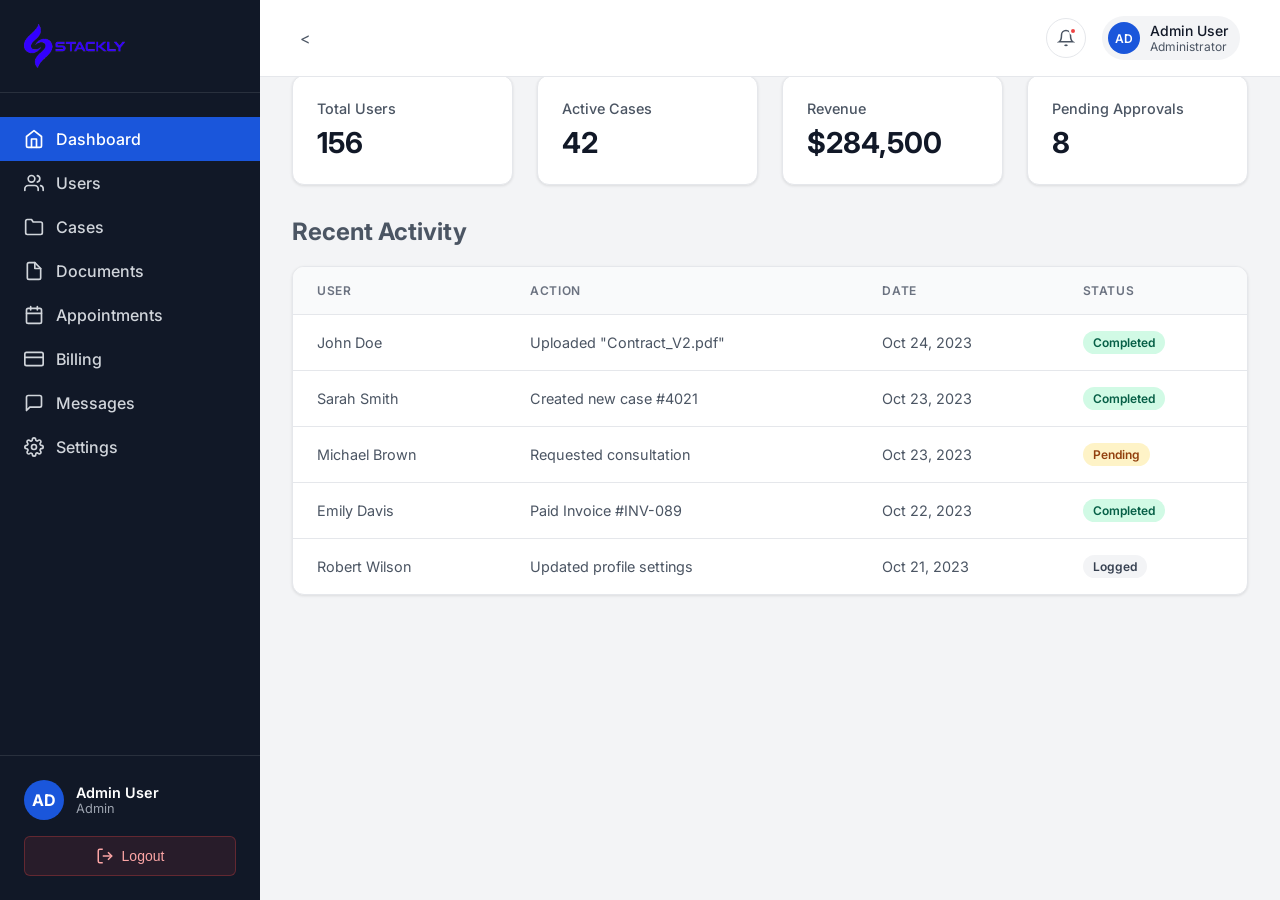
<file: admin-dashboard.html>
<!DOCTYPE html>
<html lang="en">
<head>
    <meta charset="UTF-8">
    <meta name="viewport" content="width=device-width, initial-scale=1.0">
    <title>Stackly Admin Dashboard</title>
    <link href="https://fonts.googleapis.com/css2?family=Inter:wght@400;500;600;700&display=swap" rel="stylesheet">
    <style>
        :root {
            --primary: #1A56DB;
            --dark: #111827;
            --text-main: #4B5563;
            --bg-gray: #F3F4F6;
            --border-color: #E5E7EB;
            --success: #10B981;
            --warning: #F59E0B;
            --danger: #EF4444;
            --sidebar-width: 260px;
        }

        * {
            box-sizing: border-box;
            margin: 0;
            padding: 0;
        }

        html, body {
            overflow-x: hidden;
            max-width: 100%;
            width: 100%;
        }

        body {
            overflow-x: hidden;
            max-width: 100%;
            width: 100%;
            font-family: 'Inter', sans-serif;
            background-color: var(--bg-gray);
            color: var(--text-main);
            display: flex;
            min-height: 100vh;
        }

        /* Sidebar Styles */
        .sidebar {
            width: var(--sidebar-width);
            background-color: var(--dark);
            color: white;
            display: flex;
            flex-direction: column;
            position: fixed;
            height: 100vh;
            left: 0;
            top: 0;
            z-index: 1000;
            transition: transform 0.3s ease;
        }

        .sidebar-header {
            padding: 24px;
            display: flex;
            align-items: center;
            gap: 12px;
            border-bottom: 1px solid rgba(255, 255, 255, 0.1);
        }

        .logo-text {
            font-size: 1.5rem;
            font-weight: 700;
            letter-spacing: 1px;
        }

        .nav-menu {
            flex: 1;
            padding: 24px 0;
            overflow-y: auto;
        }

        .nav-item {
            padding: 12px 24px;
            display: flex;
            align-items: center;
            gap: 12px;
            cursor: pointer;
            transition: all 0.2s;
            color: #D1D5DB;
            font-weight: 500;
        }

        .nav-item:hover {
            background-color: rgba(255, 255, 255, 0.05);
            color: white;
        }

        .nav-item.active {
            background-color: var(--primary);
            color: white;
        }

        .nav-item svg {
            width: 20px;
            height: 20px;
            stroke: currentColor;
            fill: none;
            stroke-width: 2;
            stroke-linecap: round;
            stroke-linejoin: round;
        }

        .sidebar-footer {
            padding: 24px;
            border-top: 1px solid rgba(255, 255, 255, 0.1);
        }

        .user-profile {
            display: flex;
            align-items: center;
            gap: 12px;
            margin-bottom: 16px;
        }

        .avatar {
            width: 40px;
            height: 40px;
            background-color: var(--primary);
            border-radius: 50%;
            display: flex;
            align-items: center;
            justify-content: center;
            font-weight: bold;
            color: white;
        }

        .user-info .name {
            font-weight: 600;
            font-size: 0.9rem;
            color: white;
        }

        .user-info .role {
            font-size: 0.8rem;
            color: #9CA3AF;
        }

        .logout-btn {
            width: 100%;
            padding: 10px 16px;
            background-color: rgba(239, 68, 68, 0.1);
            border: 1px solid rgba(239, 68, 68, 0.3);
            color: #FCA5A5;
            border-radius: 6px;
            cursor: pointer;
            transition: all 0.2s;
            text-decoration: none;
            display: flex;
            align-items: center;
            justify-content: center;
            gap: 8px;
            font-size: 14px;
            font-weight: 500;
        }

        .logout-btn:hover {
            background-color: rgba(239, 68, 68, 0.2);
            border-color: rgba(239, 68, 68, 0.5);
            color: #FEE2E2;
        }

        /* Top Header Bar */
        
        .top-header {
            display: flex;
            align-items: center;
            justify-content: flex-end;
            gap: 16px;
            padding: 16px 40px;
            background: white;
            border-bottom: 1px solid var(--border-color);
            position: fixed;
            top: 0;
            width: calc(100% - var(--sidebar-width));
            left: var(--sidebar-width);
            z-index: 40;
            transition: left 0.3s ease, width 0.3s ease;
        }

        .top-header-left {
            margin-right: auto;
            display: flex;
            align-items: center;
            gap: 12px;
        }

        .top-header-left .mobile-toggle {
            display: none;
            background: none;
            border: none;
            cursor: pointer;
            padding: 4px;
            color: var(--text-dark);
        }

        .search-bar {
            display: flex;
            align-items: center;
            gap: 8px;
            background: var(--bg-gray);
            border-radius: 8px;
            padding: 8px 16px;
            min-width: 240px;
        }

        .search-bar input {
            border: none;
            background: none;
            outline: none;
            font-family: inherit;
            font-size: 14px;
            color: var(--text-dark);
            width: 100%;
        }

        .search-bar input::placeholder {
            color: #9CA3AF;
        }

        .search-bar svg {
            color: #9CA3AF;
            flex-shrink: 0;
        }

        .header-icon-btn {
            width: 40px;
            height: 40px;
            border-radius: 50%;
            border: 1px solid var(--border-color);
            background: white;
            display: flex;
            align-items: center;
            justify-content: center;
            cursor: pointer;
            color: var(--text-main);
            position: relative;
            transition: all 0.2s;
        }

        .header-icon-btn:hover {
            background: var(--bg-gray);
            color: var(--text-dark);
        }

        .notif-dot {
            width: 8px;
            height: 8px;
            background: #EF4444;
            border-radius: 50%;
            position: absolute;
            top: 8px;
            right: 8px;
            border: 2px solid white;
        }

        .header-user {
            display: flex;
            align-items: center;
            gap: 10px;
            padding: 6px 12px 6px 6px;
            border-radius: 50px;
            background: var(--bg-gray);
            cursor: pointer;
            transition: all 0.2s;
        }

        .header-user:hover {
            background: #E5E7EB;
        }

        .header-avatar {
            width: 32px;
            height: 32px;
            background-color: var(--primary);
            color: white;
            border-radius: 50%;
            display: flex;
            align-items: center;
            justify-content: center;
            font-weight: 600;
            font-size: 12px;
        }

        .header-user-name {
            font-weight: 500;
            font-size: 14px;
            color: var(--dark);
        }

        .header-user-role {
            font-size: 12px;
            color: var(--text-main);
        }

        /* Main Content */
        .main-content {
            margin-left: var(--sidebar-width);
            flex: 1;
            transition: margin-left 0.3s ease;
            max-width: 100%;
        }

        .main-content-inner {
            padding: 0 32px 32px;
        }

        .content-section {
            display: none;
            animation: fadeIn 0.3s ease;
        }

        .content-section.active {
            display: block;
        }

        @keyframes fadeIn {
            from { opacity: 0; transform: translateY(10px); }
            to { opacity: 1; transform: translateY(0); }
        }

        .header-flex {
            display: flex;
            justify-content: space-between;
            align-items: center;
        }
        .section-header {
            margin-bottom: 24px;
            display: flex;
            justify-content: space-between;
            align-items: center;
        }

        h1 {
            color: var(--dark);
            font-size: 1.8rem;
            font-weight: 700;
            margin-top: 0;
            padding-top: 16px;
        }

        /* Dashboard specific */
        .stats-grid {
            display: grid;
            grid-template-columns: repeat(auto-fit, minmax(220px, 1fr));
            gap: 24px;
            margin-bottom: 32px;
        }

        .stat-card {
            background: white;
            padding: 24px;
            border-radius: 12px;
            box-shadow: 0 1px 3px rgba(0,0,0,0.1);
            border: 1px solid var(--border-color);
        }

        .stat-card h3 {
            font-size: 0.9rem;
            color: var(--text-main);
            margin-bottom: 8px;
            font-weight: 500;
        }

        .stat-card .value {
            font-size: 1.8rem;
            font-weight: 700;
            color: var(--dark);
        }

        /* Tables */
        .table-container {
            background: white;
            border-radius: 12px;
            box-shadow: 0 1px 3px rgba(0,0,0,0.1);
            border: 1px solid var(--border-color);
            overflow-x: auto;
            margin-bottom: 32px;
        }

        table {
            width: 100%;
            border-collapse: collapse;
            min-width: 600px;
        }

        th, td {
            padding: 16px 24px;
            text-align: left;
            border-bottom: 1px solid var(--border-color);
        }

        th {
            background-color: #F9FAFB;
            font-weight: 600;
            color: #6B7280;
            font-size: 0.75rem;
            text-transform: uppercase;
            letter-spacing: 0.05em;
        }

        td {
            font-size: 0.9rem;
        }

        tr:last-child td {
            border-bottom: none;
        }

        .badge {
            padding: 4px 10px;
            border-radius: 999px;
            font-size: 0.75rem;
            font-weight: 600;
            display: inline-block;
        }

        .badge.active { background: #D1FAE5; color: #065F46; }
        .badge.pending { background: #FEF3C7; color: #92400E; }
        .badge.closed { background: #F3F4F6; color: #374151; }

        /* Mobile Menu Button */
        .mobile-toggle {
            display: none;
            position: fixed;
            top: 16px;
            left: 16px;
            z-index: 1001;
            background: var(--dark);
            color: white;
            border: none;
            padding: 8px;
            border-radius: 6px;
            cursor: pointer;
        }

        /* Action Buttons */
        .btn {
            padding: 10px 16px;
            border-radius: 6px;
            border: none;
            cursor: pointer;
            font-weight: 500;
            font-size: 0.9rem;
            transition: all 0.2s;
            display: inline-flex;
            align-items: center;
            gap: 8px;
        }

        .btn-primary { background: var(--primary); color: white; }
        .btn-primary:hover { background: #1545B3; }
        .btn-outline { background: white; border: 1px solid var(--border-color); color: var(--dark); }
        .btn-outline:hover { background: var(--bg-gray); }

        .header-actions {
            display: flex;
            gap: 12px;
        }

        .search-bar {
            padding: 10px 16px;
            border-radius: 6px;
            border: 1px solid var(--border-color);
            width: 100%; max-width: 250px;
            font-family: inherit;
        }

        /* Cases Grid */
        .cases-grid { 
            display: grid; 
            grid-template-columns: repeat(auto-fill, minmax(250px, 1fr)); 
            gap: 24px; 
        }
        
        .case-card { 
            background: white; 
            padding: 24px; 
            border-radius: 12px; 
            border: 1px solid var(--border-color);
            box-shadow: 0 1px 3px rgba(0,0,0,0.05);
        }
        
        .case-card h3 {
            color: var(--dark);
            margin-bottom: 4px;
        }

        .case-card p {
            color: var(--text-main);
            font-size: 0.9rem;
            margin-bottom: 16px;
        }

        .case-card .lawyer {
            display: flex;
            align-items: center;
            gap: 8px;
            font-size: 0.85rem;
            margin-bottom: 16px;
            color: var(--text-main);
        }

        .progress-bar { 
            height: 8px; 
            background: var(--bg-gray); 
            border-radius: 4px; 
            margin-top: 16px; 
            overflow: hidden; 
        }
        
        .progress-fill { 
            height: 100%; 
            background: var(--primary); 
            border-radius: 4px;
        }

        .filter-tabs {
            display: flex;
            gap: 16px;
            margin-bottom: 24px;
            border-bottom: 1px solid var(--border-color);
            padding-bottom: 12px;
        }

        .filter-tab {
            cursor: pointer;
            font-weight: 500;
            color: var(--text-main);
            padding-bottom: 12px;
            margin-bottom: -13px;
        }

        .filter-tab.active {
            color: var(--primary);
            border-bottom: 2px solid var(--primary);
        }

        /* Lists (Docs, Appointments, Messages) */
        .list-group {
            background: white;
            border-radius: 12px;
            border: 1px solid var(--border-color);
            overflow: hidden;
        }

        .list-item {
            padding: 16px 24px;
            border-bottom: 1px solid var(--border-color);
            display: flex;
            align-items: center;
            justify-content: space-between;
        }

        .list-item:last-child {
            border-bottom: none;
        }

        .list-item-content {
            display: flex;
            align-items: center;
            gap: 16px;
        }

        .icon-box {
            width: 40px;
            height: 40px;
            border-radius: 8px;
            background: var(--bg-gray);
            display: flex;
            align-items: center;
            justify-content: center;
            color: var(--text-main);
        }

        /* Forms/Settings */
        .settings-grid {
            display: grid;
            grid-template-columns: 1fr;
            gap: 24px;
            max-width: 800px;
        }

        .settings-card {
            background: white;
            padding: 24px;
            border-radius: 12px;
            border: 1px solid var(--border-color);
        }

        .settings-card h3 {
            margin-bottom: 16px;
            color: var(--dark);
        }

        .form-group { margin-bottom: 20px; }
        .form-group label { display: block; margin-bottom: 8px; font-weight: 500; font-size: 0.9rem; }
        .form-control { 
            width: 100%; 
            padding: 10px 12px; 
            border: 1px solid var(--border-color); 
            border-radius: 6px; 
            font-family: inherit;
        }

        .toggle-switch {
            display: flex;
            align-items: center;
            justify-content: space-between;
            padding: 12px 0;
            border-bottom: 1px solid var(--border-color);
        }

        .toggle-switch:last-child { border-bottom: none; }


        .sidebar-close-btn {
            display: none;
            background: none;
            border: none;
            color: #9CA3AF;
            cursor: pointer;
            padding: 4px;
            transition: color 0.3s;
        }
        .sidebar-close-btn:hover {
            color: white;
        }
        @media (max-width: 768px) {
            .header-flex {
                flex-direction: column;
                align-items: flex-start;
                gap: 16px;
            }
            .doc-item {
                flex-direction: column;
                align-items: flex-start;
                gap: 12px;
            }
            .doc-icon {
                margin-bottom: 4px;
                margin-right: 0;
            }
            .doc-meta {
                flex-wrap: wrap;
                gap: 8px !important;
            }
            .doc-meta span {
                background: #F3F4F6;
                padding: 4px 8px;
                border-radius: 4px;
            }
            .btn-download {
                width: 100%;
                margin-top: 8px;
            }

            .top-header {
                width: 100% !important;
                left: 0 !important;
                padding: 12px 20px !important;
            }
            .main-content-inner {
                padding: 80px 16px 16px 16px !important;
            }

            .main-content {
                margin-left: 0 !important;
                width: 100% !important;
                max-width: 100% !important;
                overflow-x: hidden !important;
            }
            .main-content-inner {
                padding: 16px !important;
                width: 100% !important;
                max-width: 100% !important;
                box-sizing: border-box !important;
                overflow-x: hidden !important;
            }
            .top-header {
                width: 100% !important;
                box-sizing: border-box !important;
            }
            * {
                box-sizing: border-box !important;
            }

            .main-content-inner {
                padding: 16px !important;
                max-width: 100%;
            width: 100%;
                box-sizing: border-box;
            }
            .page-title {
                font-size: 1.5rem !important;
            }
            .stats-grid {
                display: flex;
                flex-direction: column;
            }
            .stat-card {
                width: 100%;
                box-sizing: border-box;
            }


            .sidebar-close-btn {
                display: block;
            }
            .sidebar { transform: translateX(-100%); }
            .sidebar.show { transform: translateX(0); }
            .main-content { margin-left: 0; }
            .main-content-inner { padding: 16px; }
            .top-header { padding: 12px 16px; }
            .top-header-left .mobile-toggle { display: block; }
            .header-user-name, .header-user-role { display: none; }
            .search-bar { min-width: 120px; }
            .stats-grid { grid-template-columns: 1fr 1fr; }
            .header-flex {
            display: flex;
            justify-content: space-between;
            align-items: center;
        }
        .section-header { flex-direction: column; align-items: flex-start; gap: 16px; }
            .header-actions { width: 100%; }
        }
        @media (max-width: 480px) {
            .stats-grid { grid-template-columns: 1fr; }
        }
    </style>
</head>
<body>

    <!-- No standalone mobile toggle, it's inside the header now -->
    <!-- Sidebar -->
    <aside class="sidebar" id="sidebar">
        <div class="sidebar-header" style="justify-content: space-between; width: 100%;">
            <img src="Assest/stackly_071_transparent.webp" alt="Stackly" style="height: 44px; width: auto;">
            <button class="sidebar-close-btn" onclick="toggleSidebar()" aria-label="Close sidebar">
                <svg width="24" height="24" viewBox="0 0 24 24" fill="none" stroke="currentColor" stroke-width="2"><line x1="18" y1="6" x2="6" y2="18"></line><line x1="6" y1="6" x2="18" y2="18"></line></svg>
            </button>
        </div>

        <div class="nav-menu">
            <div class="nav-item active" onclick="switchTab('dashboard', this)">
                <svg viewBox="0 0 24 24"><path d="M3 9l9-7 9 7v11a2 2 0 0 1-2 2H5a2 2 0 0 1-2-2z"></path><polyline points="9 22 9 12 15 12 15 22"></polyline></svg>
                Dashboard
            </div>
            <div class="nav-item" onclick="switchTab('users', this)">
                <svg viewBox="0 0 24 24"><path d="M17 21v-2a4 4 0 0 0-4-4H5a4 4 0 0 0-4 4v2"></path><circle cx="9" cy="7" r="4"></circle><path d="M23 21v-2a4 4 0 0 0-3-3.87"></path><path d="M16 3.13a4 4 0 0 1 0 7.75"></path></svg>
                Users
            </div>
            <div class="nav-item" onclick="switchTab('cases', this)">
                <svg viewBox="0 0 24 24"><path d="M22 19a2 2 0 0 1-2 2H4a2 2 0 0 1-2-2V5a2 2 0 0 1 2-2h5l2 3h9a2 2 0 0 1 2 2z"></path></svg>
                Cases
            </div>
            <div class="nav-item" onclick="switchTab('documents', this)">
                <svg viewBox="0 0 24 24"><path d="M13 2H6a2 2 0 0 0-2 2v16a2 2 0 0 0 2 2h12a2 2 0 0 0 2-2V9z"></path><polyline points="13 2 13 9 20 9"></polyline></svg>
                Documents
            </div>
            <div class="nav-item" onclick="switchTab('appointments', this)">
                <svg viewBox="0 0 24 24"><rect x="3" y="4" width="18" height="18" rx="2" ry="2"></rect><line x1="16" y1="2" x2="16" y2="6"></line><line x1="8" y1="2" x2="8" y2="6"></line><line x1="3" y1="10" x2="21" y2="10"></line></svg>
                Appointments
            </div>
            <div class="nav-item" onclick="switchTab('billing', this)">
                <svg viewBox="0 0 24 24"><rect x="1" y="4" width="22" height="16" rx="2" ry="2"></rect><line x1="1" y1="10" x2="23" y2="10"></line></svg>
                Billing
            </div>
            <div class="nav-item" onclick="switchTab('messages', this)">
                <svg viewBox="0 0 24 24"><path d="M21 15a2 2 0 0 1-2 2H7l-4 4V5a2 2 0 0 1 2-2h14a2 2 0 0 1 2 2z"></path></svg>
                Messages
            </div>
            <div class="nav-item" onclick="switchTab('settings', this)">
                <svg viewBox="0 0 24 24"><circle cx="12" cy="12" r="3"></circle><path d="M19.4 15a1.65 1.65 0 0 0 .33 1.82l.06.06a2 2 0 0 1 0 2.83 2 2 0 0 1-2.83 0l-.06-.06a1.65 1.65 0 0 0-1.82-.33 1.65 1.65 0 0 0-1 1.51V21a2 2 0 0 1-2 2 2 2 0 0 1-2-2v-.09A1.65 1.65 0 0 0 9 19.4a1.65 1.65 0 0 0-1.82.33l-.06.06a2 2 0 0 1-2.83 0 2 2 0 0 1 0-2.83l.06-.06a1.65 1.65 0 0 0 .33-1.82 1.65 1.65 0 0 0-1.51-1H3a2 2 0 0 1-2-2 2 2 0 0 1 2-2h.09A1.65 1.65 0 0 0 4.6 9a1.65 1.65 0 0 0-.33-1.82l-.06-.06a2 2 0 0 1 0-2.83 2 2 0 0 1 2.83 0l.06.06a1.65 1.65 0 0 0 1.82.33H9a1.65 1.65 0 0 0 1-1.51V3a2 2 0 0 1 2-2 2 2 0 0 1 2 2v.09a1.65 1.65 0 0 0 1 1.51 1.65 1.65 0 0 0 1.82-.33l.06-.06a2 2 0 0 1 2.83 0 2 2 0 0 1 0 2.83l-.06.06a1.65 1.65 0 0 0-.33 1.82V9a1.65 1.65 0 0 0 1.51 1H21a2 2 0 0 1 2 2 2 2 0 0 1-2 2h-.09a1.65 1.65 0 0 0-1.51 1z"></path></svg>
                Settings
            </div>
        </div>

        <div class="sidebar-footer">
            <div class="user-profile">
                <div class="avatar">AD</div>
                <div class="user-info">
                    <div class="name">Admin User</div>
                    <div class="role">Admin</div>
                </div>
            </div>
            <button class="logout-btn" onclick="window.location.href='login.html'">
                <svg width="18" height="18" viewBox="0 0 24 24" fill="none" stroke="currentColor" stroke-width="2"><path d="M9 21H5a2 2 0 0 1-2-2V5a2 2 0 0 1 2-2h4"></path><polyline points="16 17 21 12 16 7"></polyline><line x1="21" y1="12" x2="9" y2="12"></line></svg>
                Logout
            </button>
        </div>
    </aside>

    <!-- Main Content -->
    <main class="main-content">
        <!-- Top Header Bar -->
        <header class="top-header">
            <div class="top-header-left">
                <button class="mobile-toggle" id="mobileToggle2" aria-label="Toggle sidebar">
                    <svg width="24" height="24" viewBox="0 0 24 24" fill="none" stroke="currentColor" stroke-width="2"><line x1="3" y1="12" x2="21" y2="12"></line><line x1="3" y1="6" x2="21" y2="6"></line><line x1="3" y1="18" x2="21" y2="18"></line></svg>
                </button>
                <
            </div>
            <button class="header-icon-btn" aria-label="Notifications">
                <svg width="18" height="18" viewBox="0 0 24 24" fill="none" stroke="currentColor" stroke-width="2"><path d="M18 8A6 6 0 0 0 6 8c0 7-3 9-3 9h18s-3-2-3-9"></path><path d="M13.73 21a2 2 0 0 1-3.46 0"></path></svg>
                <span class="notif-dot"></span>
            </button>
            <div class="header-user">
                <div class="header-avatar">AD</div>
                <div>
                    <div class="header-user-name">Admin User</div>
                    <div class="header-user-role">Administrator</div>
                </div>
            </div>
        </header>

        <div class="main-content-inner">
        <!-- DASHBOARD SECTION -->
        <section id="dashboard" class="content-section active">
            <div class="section-header">
                <h1>Welcome, Administrator</h1>
                <div class="header-actions">
                    <button class="btn btn-primary">Generate Report</button>
                </div>
            </div>

            <div class="stats-grid">
                <div class="stat-card">
                    <h3>Total Users</h3>
                    <div class="value">156</div>
                </div>
                <div class="stat-card">
                    <h3>Active Cases</h3>
                    <div class="value">42</div>
                </div>
                <div class="stat-card">
                    <h3>Revenue</h3>
                    <div class="value">$284,500</div>
                </div>
                <div class="stat-card">
                    <h3>Pending Approvals</h3>
                    <div class="value">8</div>
                </div>
            </div>

            <h2>Recent Activity</h2>
            <br>
            <div class="table-container">
                <table>
                    <thead>
                        <tr>
                            <th>User</th>
                            <th>Action</th>
                            <th>Date</th>
                            <th>Status</th>
                        </tr>
                    </thead>
                    <tbody>
                        <tr>
                            <td>John Doe</td>
                            <td>Uploaded "Contract_V2.pdf"</td>
                            <td>Oct 24, 2023</td>
                            <td><span class="badge active">Completed</span></td>
                        </tr>
                        <tr>
                            <td>Sarah Smith</td>
                            <td>Created new case #4021</td>
                            <td>Oct 23, 2023</td>
                            <td><span class="badge active">Completed</span></td>
                        </tr>
                        <tr>
                            <td>Michael Brown</td>
                            <td>Requested consultation</td>
                            <td>Oct 23, 2023</td>
                            <td><span class="badge pending">Pending</span></td>
                        </tr>
                        <tr>
                            <td>Emily Davis</td>
                            <td>Paid Invoice #INV-089</td>
                            <td>Oct 22, 2023</td>
                            <td><span class="badge active">Completed</span></td>
                        </tr>
                        <tr>
                            <td>Robert Wilson</td>
                            <td>Updated profile settings</td>
                            <td>Oct 21, 2023</td>
                            <td><span class="badge closed">Logged</span></td>
                        </tr>
                    </tbody>
                </table>
            </div>
        </section>

        <!-- USERS SECTION -->
        <section id="users" class="content-section">
            <div class="section-header">
                <h1>User Management</h1>
                <div class="header-actions">
                    <input type="text" class="search-bar" placeholder="Search users...">
                    <button class="btn btn-primary">Add User</button>
                </div>
            </div>
            
            <div class="table-container">
                <table>
                    <thead>
                        <tr>
                            <th>Name</th>
                            <th>Email</th>
                            <th>Role</th>
                            <th>Status</th>
                            <th>Joined</th>
                            <th>Actions</th>
                        </tr>
                    </thead>
                    <tbody>
                        <tr>
                            <td>Alice Johnson</td>
                            <td>alice@example.com</td>
                            <td>Client</td>
                            <td><span class="badge active">Active</span></td>
                            <td>Jan 12, 2023</td>
                            <td><button class="btn btn-outline">Edit</button></td>
                        </tr>
                        <tr>
                            <td>Bob Smith</td>
                            <td>bob@example.com</td>
                            <td>Lawyer</td>
                            <td><span class="badge active">Active</span></td>
                            <td>Mar 05, 2022</td>
                            <td><button class="btn btn-outline">Edit</button></td>
                        </tr>
                        <tr>
                            <td>Charlie Davis</td>
                            <td>charlie@example.com</td>
                            <td>Client</td>
                            <td><span class="badge pending">Pending</span></td>
                            <td>Oct 20, 2023</td>
                            <td><button class="btn btn-outline">Edit</button></td>
                        </tr>
                        <tr>
                            <td>Diana Prince</td>
                            <td>diana@example.com</td>
                            <td>Partner</td>
                            <td><span class="badge active">Active</span></td>
                            <td>Nov 11, 2020</td>
                            <td><button class="btn btn-outline">Edit</button></td>
                        </tr>
                        <tr>
                            <td>Evan Wright</td>
                            <td>evan@example.com</td>
                            <td>Client</td>
                            <td><span class="badge closed">Inactive</span></td>
                            <td>Feb 28, 2021</td>
                            <td><button class="btn btn-outline">Edit</button></td>
                        </tr>
                        <tr>
                            <td>Fiona Gallagher</td>
                            <td>fiona@example.com</td>
                            <td>Paralegal</td>
                            <td><span class="badge active">Active</span></td>
                            <td>Aug 14, 2022</td>
                            <td><button class="btn btn-outline">Edit</button></td>
                        </tr>
                    </tbody>
                </table>
            </div>
        </section>

        <!-- CASES SECTION -->
        <section id="cases" class="content-section">
            <div class="section-header">
                <h1>Case Management</h1>
                <button class="btn btn-primary">New Case</button>
            </div>

            <div class="filter-tabs">
                <div class="filter-tab active">All</div>
                <div class="filter-tab">Active</div>
                <div class="filter-tab">In Review</div>
                <div class="filter-tab">Closed</div>
            </div>

            <div class="cases-grid">
                <div class="case-card">
                    <div style="display: flex; justify-content: space-between; margin-bottom: 12px;">
                        <span class="badge active">Active</span>
                        <span style="color: #6B7280; font-size: 0.8rem;">#C-4092</span>
                    </div>
                    <h3>TechCorp Merger</h3>
                    <p>Corporate Law</p>
                    <div class="lawyer">
                        <div style="width: 24px; height: 24px; background: #E5E7EB; border-radius: 50%; display: flex; align-items: center; justify-content: center; font-size: 0.6rem;">BS</div>
                        Assigned: Bob Smith
                    </div>
                    <div class="progress-bar"><div class="progress-fill" style="width: 65%;"></div></div>
                </div>
                <div class="case-card">
                    <div style="display: flex; justify-content: space-between; margin-bottom: 12px;">
                        <span class="badge pending">In Review</span>
                        <span style="color: #6B7280; font-size: 0.8rem;">#C-4093</span>
                    </div>
                    <h3>Smith vs Jones</h3>
                    <p>Civil Litigation</p>
                    <div class="lawyer">
                        <div style="width: 24px; height: 24px; background: #E5E7EB; border-radius: 50%; display: flex; align-items: center; justify-content: center; font-size: 0.6rem;">DP</div>
                        Assigned: Diana Prince
                    </div>
                    <div class="progress-bar"><div class="progress-fill" style="width: 30%;"></div></div>
                </div>
                <div class="case-card">
                    <div style="display: flex; justify-content: space-between; margin-bottom: 12px;">
                        <span class="badge active">Active</span>
                        <span style="color: #6B7280; font-size: 0.8rem;">#C-4094</span>
                    </div>
                    <h3>Global Trade Patent</h3>
                    <p>Intellectual Property</p>
                    <div class="lawyer">
                        <div style="width: 24px; height: 24px; background: #E5E7EB; border-radius: 50%; display: flex; align-items: center; justify-content: center; font-size: 0.6rem;">FG</div>
                        Assigned: Fiona Gallagher
                    </div>
                    <div class="progress-bar"><div class="progress-fill" style="width: 85%;"></div></div>
                </div>
                <div class="case-card">
                    <div style="display: flex; justify-content: space-between; margin-bottom: 12px;">
                        <span class="badge closed">Closed</span>
                        <span style="color: #6B7280; font-size: 0.8rem;">#C-4080</span>
                    </div>
                    <h3>Estate Planning - Wilson</h3>
                    <p>Family Law</p>
                    <div class="lawyer">
                        <div style="width: 24px; height: 24px; background: #E5E7EB; border-radius: 50%; display: flex; align-items: center; justify-content: center; font-size: 0.6rem;">BS</div>
                        Assigned: Bob Smith
                    </div>
                    <div class="progress-bar"><div class="progress-fill" style="width: 100%; background: var(--success);"></div></div>
                </div>
            </div>
        </section>

        <!-- DOCUMENTS SECTION -->
        <section id="documents" class="content-section">
            <div class="section-header">
                <h1>Document Center</h1>
                <button class="btn btn-primary">Upload Document</button>
            </div>

            <div class="list-group">
                <div class="list-item">
                    <div class="list-item-content">
                        <div class="icon-box">
                            <svg width="20" height="20" viewBox="0 0 24 24" fill="none" stroke="currentColor" stroke-width="2"><path d="M14 2H6a2 2 0 0 0-2 2v16a2 2 0 0 0 2 2h12a2 2 0 0 0 2-2V8z"></path><polyline points="14 2 14 8 20 8"></polyline><line x1="16" y1="13" x2="8" y2="13"></line><line x1="16" y1="17" x2="8" y2="17"></line><polyline points="10 9 9 9 8 9"></polyline></svg>
                        </div>
                        <div>
                            <div style="font-weight: 500; color: var(--dark);">NDA_Template_2023.pdf</div>
                            <div style="font-size: 0.8rem; color: #6B7280;">PDF • 245 KB • Oct 24, 2023</div>
                        </div>
                    </div>
                    <button class="btn btn-outline">Download</button>
                </div>
                <div class="list-item">
                    <div class="list-item-content">
                        <div class="icon-box">
                            <svg width="20" height="20" viewBox="0 0 24 24" fill="none" stroke="currentColor" stroke-width="2"><path d="M14 2H6a2 2 0 0 0-2 2v16a2 2 0 0 0 2 2h12a2 2 0 0 0 2-2V8z"></path><polyline points="14 2 14 8 20 8"></polyline><line x1="16" y1="13" x2="8" y2="13"></line><line x1="16" y1="17" x2="8" y2="17"></line><polyline points="10 9 9 9 8 9"></polyline></svg>
                        </div>
                        <div>
                            <div style="font-weight: 500; color: var(--dark);">TechCorp_Merger_Agreement_Draft_v2.docx</div>
                            <div style="font-size: 0.8rem; color: #6B7280;">Word • 1.2 MB • Oct 23, 2023</div>
                        </div>
                    </div>
                    <button class="btn btn-outline">Download</button>
                </div>
                <div class="list-item">
                    <div class="list-item-content">
                        <div class="icon-box">
                            <svg width="20" height="20" viewBox="0 0 24 24" fill="none" stroke="currentColor" stroke-width="2"><path d="M14 2H6a2 2 0 0 0-2 2v16a2 2 0 0 0 2 2h12a2 2 0 0 0 2-2V8z"></path><polyline points="14 2 14 8 20 8"></polyline><line x1="16" y1="13" x2="8" y2="13"></line><line x1="16" y1="17" x2="8" y2="17"></line><polyline points="10 9 9 9 8 9"></polyline></svg>
                        </div>
                        <div>
                            <div style="font-weight: 500; color: var(--dark);">Client_Intake_Form.pdf</div>
                            <div style="font-size: 0.8rem; color: #6B7280;">PDF • 156 KB • Oct 20, 2023</div>
                        </div>
                    </div>
                    <button class="btn btn-outline">Download</button>
                </div>
                <div class="list-item">
                    <div class="list-item-content">
                        <div class="icon-box">
                            <svg width="20" height="20" viewBox="0 0 24 24" fill="none" stroke="currentColor" stroke-width="2"><path d="M14 2H6a2 2 0 0 0-2 2v16a2 2 0 0 0 2 2h12a2 2 0 0 0 2-2V8z"></path><polyline points="14 2 14 8 20 8"></polyline><line x1="16" y1="13" x2="8" y2="13"></line><line x1="16" y1="17" x2="8" y2="17"></line><polyline points="10 9 9 9 8 9"></polyline></svg>
                        </div>
                        <div>
                            <div style="font-weight: 500; color: var(--dark);">Smith_Jones_Evidence_Log.xlsx</div>
                            <div style="font-size: 0.8rem; color: #6B7280;">Excel • 42 KB • Oct 19, 2023</div>
                        </div>
                    </div>
                    <button class="btn btn-outline">Download</button>
                </div>
                <div class="list-item">
                    <div class="list-item-content">
                        <div class="icon-box">
                            <svg width="20" height="20" viewBox="0 0 24 24" fill="none" stroke="currentColor" stroke-width="2"><path d="M14 2H6a2 2 0 0 0-2 2v16a2 2 0 0 0 2 2h12a2 2 0 0 0 2-2V8z"></path><polyline points="14 2 14 8 20 8"></polyline><line x1="16" y1="13" x2="8" y2="13"></line><line x1="16" y1="17" x2="8" y2="17"></line><polyline points="10 9 9 9 8 9"></polyline></svg>
                        </div>
                        <div>
                            <div style="font-weight: 500; color: var(--dark);">Q3_Billing_Report.pdf</div>
                            <div style="font-size: 0.8rem; color: #6B7280;">PDF • 890 KB • Oct 01, 2023</div>
                        </div>
                    </div>
                    <button class="btn btn-outline">Download</button>
                </div>
            </div>
        </section>

        <!-- APPOINTMENTS SECTION -->
        <section id="appointments" class="content-section">
            <div class="section-header">
                <h1>Appointments</h1>
                <button class="btn btn-primary">Schedule New</button>
            </div>

            <div class="list-group">
                <div class="list-item">
                    <div class="list-item-content">
                        <div class="icon-box" style="background: #DBEAFE; color: #1E3A8A;">
                            <span style="font-weight: 700; font-size: 1.1rem;">25</span>
                        </div>
                        <div>
                            <div style="font-weight: 500; color: var(--dark);">Initial Consultation - Michael Brown</div>
                            <div style="font-size: 0.8rem; color: #6B7280;">Oct 25, 2023 • 10:00 AM - 11:00 AM • Video Call</div>
                        </div>
                    </div>
                    <span class="badge active">Confirmed</span>
                </div>
                <div class="list-item">
                    <div class="list-item-content">
                        <div class="icon-box" style="background: #DBEAFE; color: #1E3A8A;">
                            <span style="font-weight: 700; font-size: 1.1rem;">25</span>
                        </div>
                        <div>
                            <div style="font-weight: 500; color: var(--dark);">Case Review - TechCorp Merger</div>
                            <div style="font-size: 0.8rem; color: #6B7280;">Oct 25, 2023 • 2:00 PM - 3:30 PM • Office HQ</div>
                        </div>
                    </div>
                    <span class="badge active">Confirmed</span>
                </div>
                <div class="list-item">
                    <div class="list-item-content">
                        <div class="icon-box" style="background: #DBEAFE; color: #1E3A8A;">
                            <span style="font-weight: 700; font-size: 1.1rem;">27</span>
                        </div>
                        <div>
                            <div style="font-weight: 500; color: var(--dark);">Mediation Session - Smith vs Jones</div>
                            <div style="font-size: 0.8rem; color: #6B7280;">Oct 27, 2023 • 9:00 AM - 12:00 PM • Courthouse Room B</div>
                        </div>
                    </div>
                    <span class="badge pending">Pending</span>
                </div>
                <div class="list-item">
                    <div class="list-item-content">
                        <div class="icon-box" style="background: #DBEAFE; color: #1E3A8A;">
                            <span style="font-weight: 700; font-size: 1.1rem;">30</span>
                        </div>
                        <div>
                            <div style="font-weight: 500; color: var(--dark);">Contract Signing - Estate Planning</div>
                            <div style="font-size: 0.8rem; color: #6B7280;">Oct 30, 2023 • 1:00 PM - 1:30 PM • Office HQ</div>
                        </div>
                    </div>
                    <span class="badge active">Confirmed</span>
                </div>
            </div>
        </section>

        <!-- BILLING SECTION -->
        <section id="billing" class="content-section">
            <div class="section-header">
                <h1>Billing & Invoices</h1>
                <button class="btn btn-primary">Create Invoice</button>
            </div>

            <div class="stats-grid" style="margin-bottom: 32px;">
                <div class="stat-card">
                    <h3>Outstanding Balance</h3>
                    <div class="value" style="color: var(--danger);">$42,850</div>
                </div>
                <div class="stat-card">
                    <h3>Collected This Month</h3>
                    <div class="value" style="color: var(--success);">$128,400</div>
                </div>
            </div>

            <div class="table-container">
                <table>
                    <thead>
                        <tr>
                            <th>Invoice #</th>
                            <th>Client</th>
                            <th>Amount</th>
                            <th>Date Issued</th>
                            <th>Status</th>
                            <th>Actions</th>
                        </tr>
                    </thead>
                    <tbody>
                        <tr>
                            <td>INV-091</td>
                            <td>TechCorp Inc.</td>
                            <td>$15,000.00</td>
                            <td>Oct 20, 2023</td>
                            <td><span class="badge pending">Unpaid</span></td>
                            <td><button class="btn btn-outline" style="padding: 4px 8px; font-size: 0.8rem;">View</button></td>
                        </tr>
                        <tr>
                            <td>INV-090</td>
                            <td>Alice Johnson</td>
                            <td>$2,500.00</td>
                            <td>Oct 15, 2023</td>
                            <td><span class="badge active">Paid</span></td>
                            <td><button class="btn btn-outline" style="padding: 4px 8px; font-size: 0.8rem;">View</button></td>
                        </tr>
                        <tr>
                            <td>INV-089</td>
                            <td>Emily Davis</td>
                            <td>$4,200.00</td>
                            <td>Oct 10, 2023</td>
                            <td><span class="badge active">Paid</span></td>
                            <td><button class="btn btn-outline" style="padding: 4px 8px; font-size: 0.8rem;">View</button></td>
                        </tr>
                        <tr>
                            <td>INV-088</td>
                            <td>Global Trade LLC</td>
                            <td>$22,500.00</td>
                            <td>Oct 05, 2023</td>
                            <td><span class="badge pending">Unpaid</span></td>
                            <td><button class="btn btn-outline" style="padding: 4px 8px; font-size: 0.8rem;">View</button></td>
                        </tr>
                        <tr>
                            <td>INV-087</td>
                            <td>Charlie Davis</td>
                            <td>$800.00</td>
                            <td>Sep 28, 2023</td>
                            <td><span class="badge active">Paid</span></td>
                            <td><button class="btn btn-outline" style="padding: 4px 8px; font-size: 0.8rem;">View</button></td>
                        </tr>
                    </tbody>
                </table>
            </div>
        </section>

        <!-- MESSAGES SECTION -->
        <section id="messages" class="content-section">
            <div class="section-header">
                <h1>Messages</h1>
                <button class="btn btn-primary">New Message</button>
            </div>

            <div class="list-group">
                <div class="list-item" style="background: #F8FAFC;">
                    <div class="list-item-content">
                        <div class="avatar" style="background: #3B82F6;">AJ</div>
                        <div>
                            <div style="font-weight: 600; color: var(--dark); display: flex; align-items: center; gap: 8px;">
                                Alice Johnson
                                <div style="width: 8px; height: 8px; background: var(--primary); border-radius: 50%;"></div>
                            </div>
                            <div style="font-size: 0.9rem; color: var(--text-main); margin-top: 4px;">Could you review the attached addendum?</div>
                        </div>
                    </div>
                    <div style="font-size: 0.8rem; color: #6B7280;">10:23 AM</div>
                </div>
                <div class="list-item" style="background: #F8FAFC;">
                    <div class="list-item-content">
                        <div class="avatar" style="background: #10B981;">MB</div>
                        <div>
                            <div style="font-weight: 600; color: var(--dark); display: flex; align-items: center; gap: 8px;">
                                Michael Brown
                                <div style="width: 8px; height: 8px; background: var(--primary); border-radius: 50%;"></div>
                            </div>
                            <div style="font-size: 0.9rem; color: var(--text-main); margin-top: 4px;">Looking forward to our consultation tomorrow.</div>
                        </div>
                    </div>
                    <div style="font-size: 0.8rem; color: #6B7280;">Yesterday</div>
                </div>
                <div class="list-item">
                    <div class="list-item-content">
                        <div class="avatar" style="background: #8B5CF6;">BS</div>
                        <div>
                            <div style="font-weight: 500; color: var(--dark);">Bob Smith (Internal)</div>
                            <div style="font-size: 0.9rem; color: #6B7280; margin-top: 4px;">I've uploaded the drafted motions for the TechCorp case.</div>
                        </div>
                    </div>
                    <div style="font-size: 0.8rem; color: #6B7280;">Oct 23</div>
                </div>
                <div class="list-item">
                    <div class="list-item-content">
                        <div class="avatar" style="background: #F59E0B;">ED</div>
                        <div>
                            <div style="font-weight: 500; color: var(--dark);">Emily Davis</div>
                            <div style="font-size: 0.9rem; color: #6B7280; margin-top: 4px;">Payment has been sent via wire transfer.</div>
                        </div>
                    </div>
                    <div style="font-size: 0.8rem; color: #6B7280;">Oct 22</div>
                </div>
                <div class="list-item">
                    <div class="list-item-content">
                        <div class="avatar" style="background: #EF4444;">FG</div>
                        <div>
                            <div style="font-weight: 500; color: var(--dark);">Fiona Gallagher (Internal)</div>
                            <div style="font-size: 0.9rem; color: #6B7280; margin-top: 4px;">Please sign the HR policy update document.</div>
                        </div>
                    </div>
                    <div style="font-size: 0.8rem; color: #6B7280;">Oct 20</div>
                </div>
            </div>
        </section>

        <!-- SETTINGS SECTION -->
        <section id="settings" class="content-section">
            <div class="section-header">
                <h1>Settings</h1>
                <button class="btn btn-primary">Save Changes</button>
            </div>

            <div class="settings-grid">
                <div class="settings-card">
                    <h3>Profile Information</h3>
                    <div class="form-group">
                        <label>Full Name</label>
                        <input type="text" class="form-control" value="Admin User">
                    </div>
                    <div class="form-group">
                        <label>Email Address</label>
                        <input type="email" class="form-control" value="admin@stackly.law">
                    </div>
                </div>

                <div class="settings-card">
                    <h3>Notification Preferences</h3>
                    <div class="toggle-switch">
                        <div>
                            <div style="font-weight: 500;">Email Notifications</div>
                            <div style="font-size: 0.85rem; color: #6B7280;">Receive daily summary emails</div>
                        </div>
                        <input type="checkbox" checked style="width: 18px; height: 18px; accent-color: var(--primary);">
                    </div>
                    <div class="toggle-switch">
                        <div>
                            <div style="font-weight: 500;">New Case Alerts</div>
                            <div style="font-size: 0.85rem; color: #6B7280;">Instant notification for new assignments</div>
                        </div>
                        <input type="checkbox" checked style="width: 18px; height: 18px; accent-color: var(--primary);">
                    </div>
                    <div class="toggle-switch">
                        <div>
                            <div style="font-weight: 500;">Marketing Updates</div>
                            <div style="font-size: 0.85rem; color: #6B7280;">Receive Stackly product news</div>
                        </div>
                        <input type="checkbox" style="width: 18px; height: 18px; accent-color: var(--primary);">
                    </div>
                </div>

                <div class="settings-card">
                    <h3>Security</h3>
                    <div class="form-group">
                        <label>Current Password</label>
                        <input type="password" class="form-control" placeholder="Enter current password">
                    </div>
                    <div class="form-group">
                        <label>New Password</label>
                        <input type="password" class="form-control" placeholder="Enter new password">
                    </div>
                    <div class="form-group">
                        <label>Confirm New Password</label>
                        <input type="password" class="form-control" placeholder="Confirm new password">
                    </div>
                    <button class="btn btn-outline" style="margin-top: 8px;">Update Password</button>
                </div>
            </div>
        </section>

        </div><!-- /.main-content-inner -->
    </main>

    <script>
        function switchTab(tabId, element) {
            document.querySelectorAll('.nav-item').forEach(item => {
                item.classList.remove('active');
            });
            element.classList.add('active');
            document.querySelectorAll('.content-section').forEach(section => {
                section.classList.remove('active');
            });
            document.getElementById(tabId).classList.add('active');
            if (window.innerWidth <= 768) {
                document.getElementById('sidebar').classList.remove('show');
            }
        }

        function toggleSidebar() {
            const sidebar = document.getElementById('sidebar');
            if(sidebar) {
                sidebar.classList.toggle('show');
            }
        }

        // Bind the top-header mobile toggle
        document.addEventListener('DOMContentLoaded', () => {
            const mobileToggle2 = document.getElementById('mobileToggle2');
            if (mobileToggle2) {
                mobileToggle2.addEventListener('click', toggleSidebar);
            }
            
            // Personalize Dashboard with LocalStorage Data
            const userEmail = localStorage.getItem('userEmail');
            const userRole = localStorage.getItem('userRole');

            if (userEmail) {
                let namePart = userEmail.split('@')[0];
                namePart = namePart.replace(/[^a-zA-Z0-9]/g, ' ');
                namePart = namePart.replace(/\b\w/g, char => char.toUpperCase());
                
                document.querySelectorAll('.header-user-name, .user-name').forEach(el => {
                    el.textContent = namePart || userEmail;
                });
                
                const pageTitle = document.querySelector('h1');
                if(pageTitle && pageTitle.textContent.includes('Welcome')) {
                    pageTitle.textContent = 'Welcome, ' + (namePart.split(' ')[0] || userEmail);
                }

                const words = namePart.split(' ');
                let initials = '';
                if(words.length > 1) {
                    initials = (words[0][0] + words[1][0]).toUpperCase();
                } else if(namePart) {
                    initials = namePart.substring(0, 2).toUpperCase();
                }
                if(initials) {
                    document.querySelectorAll('.header-avatar, .avatar').forEach(el => {
                        el.textContent = initials;
                    });
                }
            }

            if (userRole) {
                const displayRole = userRole.charAt(0).toUpperCase() + userRole.slice(1);
                document.querySelectorAll('.header-user-role, .user-info .role').forEach(el => {
                    el.textContent = displayRole;
                });
            }
        });
    </script>
</body>
</html>
</file>
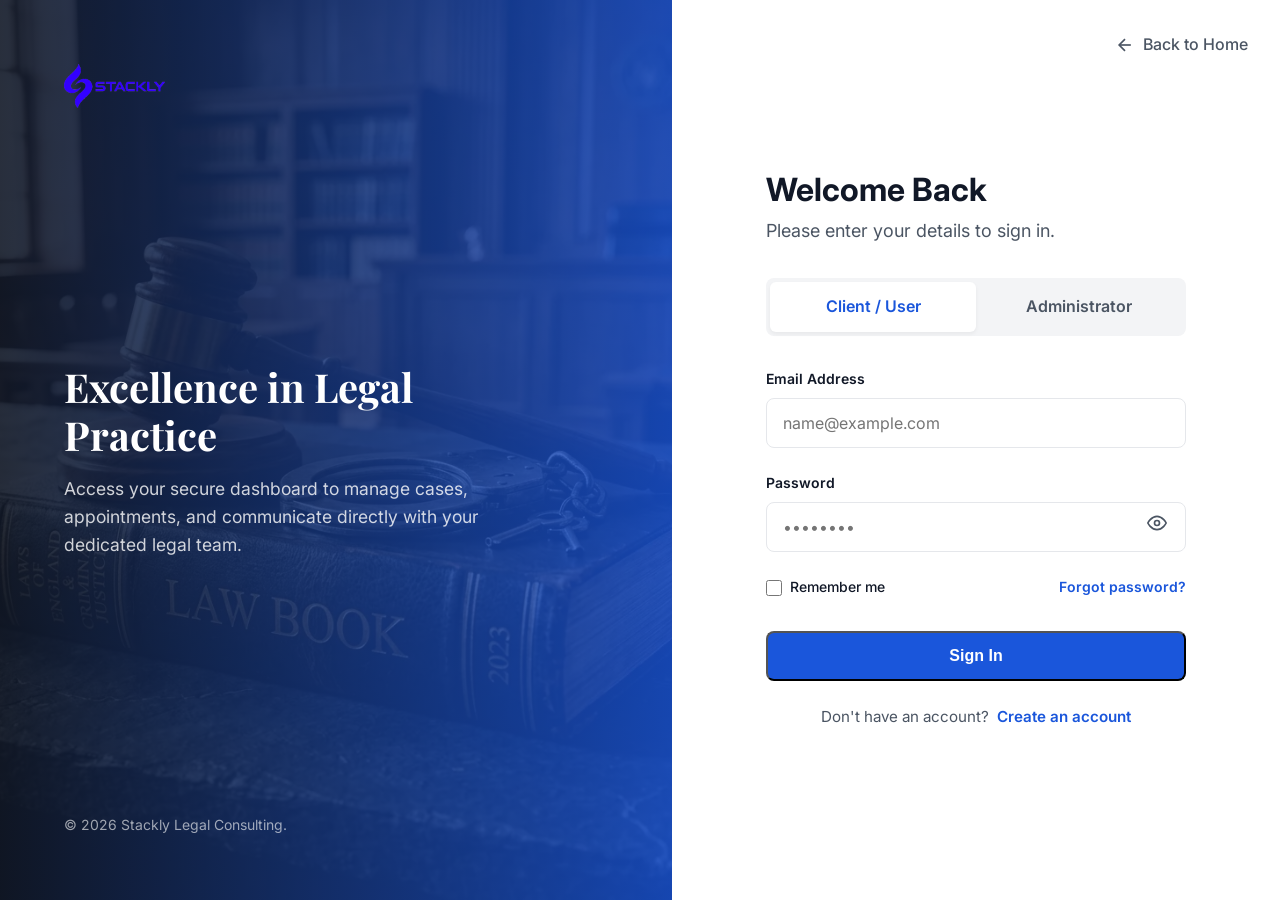
<file: login.html>
<!DOCTYPE html>
<html lang="en">
<head>
    <meta charset="UTF-8">
    <meta name="viewport" content="width=device-width, initial-scale=1.0">
    <title>Login - Stackly</title>
    <link rel="preconnect" href="https://fonts.googleapis.com">
    <link rel="preconnect" href="https://fonts.gstatic.com" crossorigin>
    <link href="https://fonts.googleapis.com/css2?family=Inter:wght@400;500;600;700;800&family=Playfair+Display:ital,wght@0,600;0,700;1,600&display=swap" rel="stylesheet">
    <link rel="stylesheet" href="styles.css">
    <style>
        body, html {
            height: 100%;
            margin: 0;
            overflow: hidden;
            background-color: var(--bg-light);
        }
        
        .auth-container {
            display: flex;
            height: 100vh;
            width: 100%;
        }

        /* Left Side: Branding/Image */
        .auth-banner {
            flex: 1;
            background: linear-gradient(to right, rgba(17, 24, 39, 0.9), rgba(26, 86, 219, 0.8)), url('Assest/contact_hero_bg.webp') center/cover no-repeat;
            display: flex;
            flex-direction: column;
            justify-content: space-between;
            padding: 4rem;
            color: white;
            position: relative;
        }

        .auth-banner .logo {
            font-size: 1.5rem;
            font-weight: 800;
            display: flex;
            align-items: center;
            gap: 0.5rem;
        }
        
        .auth-banner .quote {
            max-width: 480px;
        }

        .auth-banner .quote h2 {
            font-family: 'Playfair Display', serif;
            font-size: clamp(1.8rem, 4vw, 2.5rem);
            margin-bottom: 1rem;
            color: white;
            line-height: 1.2;
        }

        .auth-banner .quote p {
            font-size: 1.1rem;
            color: rgba(255, 255, 255, 0.8);
        }

        /* Right Side: Form */
        .auth-form-wrapper {
            flex: 1;
            display: flex;
            align-items: center;
            justify-content: center;
            padding: 2rem;
            position: relative;
            background-color: var(--bg-light);
            overflow-y: auto;
        }

        .back-btn {
            position: absolute;
            top: 2rem;
            right: 2rem;
            display: inline-flex;
            align-items: center;
            gap: 0.5rem;
            color: var(--text-main);
            font-weight: 500;
            text-decoration: none;
            transition: color 0.2s;
        }

        .back-btn:hover {
            color: var(--primary);
        }

        .auth-form {
            width: 100%;
            max-width: 420px;
        }

        .auth-form h1 {
            font-size: 2rem;
            margin-bottom: 0.5rem;
            color: var(--text-dark);
        }

        .auth-form .subtitle {
            color: var(--text-main);
            margin-bottom: 2rem;
        }

        /* Role Selector */
        .role-selector {
            display: flex;
            background: var(--bg-gray);
            border-radius: 0.5rem;
            padding: 0.25rem;
            margin-bottom: 2rem;
        }

        .role-selector label {
            flex: 1;
            text-align: center;
            padding: 0.75rem;
            border-radius: 0.375rem;
            cursor: pointer;
            font-weight: 600;
            color: var(--text-main);
            transition: all 0.3s ease;
        }

        .role-selector input[type="radio"] {
            display: none;
        }

        .role-selector input[type="radio"]:checked + label {
            background: white;
            color: var(--primary);
            box-shadow: 0 2px 4px rgba(0,0,0,0.05);
        }

        /* Input Fields */
        .form-group {
            margin-bottom: 1.5rem;
            position: relative;
        }

        .form-group label {
            display: block;
            margin-bottom: 0.5rem;
            font-size: 0.875rem;
            font-weight: 600;
            color: var(--text-dark);
        }

        .form-control {
            width: 100%;
            padding: 0.875rem 1rem;
            border: 1px solid var(--border-color);
            border-radius: 0.5rem;
            font-size: 1rem;
            font-family: inherit;
            transition: border-color 0.2s, box-shadow 0.2s;
            outline: none;
            background: white;
            color: var(--text-dark);
        }

        .form-control:focus {
            border-color: var(--primary);
            box-shadow: 0 0 0 3px rgba(26, 86, 219, 0.1);
        }

        .password-toggle {
            position: absolute;
            right: 1rem;
            top: 2.35rem;
            cursor: pointer;
            color: var(--text-main);
            display: flex;
            align-items: center;
            justify-content: center;
            padding: 0.2rem;
            border-radius: 0.25rem;
            transition: background 0.2s;
        }

        .password-toggle:hover {
            background: var(--bg-gray);
            color: var(--text-dark);
        }

        .form-options {
            display: flex;
            justify-content: space-between;
            align-items: center;
            margin-bottom: 2rem;
            font-size: 0.875rem;
        }

        .checkbox-label {
            display: flex;
            align-items: center;
            gap: 0.5rem;
            cursor: pointer;
            color: var(--text-dark);
            font-weight: 500;
        }

        .checkbox-label input {
            width: 16px;
            height: 16px;
            accent-color: var(--primary);
            cursor: pointer;
        }

        .forgot-link {
            color: var(--primary);
            font-weight: 600;
        }

        .forgot-link:hover {
            text-decoration: underline;
        }

        .btn-submit {
            width: 100%;
            margin-bottom: 1.5rem;
        }

        .auth-footer {
            text-align: center;
            font-size: 0.95rem;
            color: var(--text-main);
        }

        .auth-footer a {
            color: var(--primary);
            font-weight: 600;
            margin-left: 0.25rem;
        }
        
        .auth-footer a:hover {
            text-decoration: underline;
        }

        @media (max-width: 992px) {
            .auth-banner { display: none; }
            .auth-form-wrapper { padding: 4rem 2rem; }
            body, html { overflow: auto; }
        }
    </style>
</head>
<body>

    <div class="auth-container">
        <!-- Left Side: Image Branding -->
        <div class="auth-banner">
            <div class="logo">
            <img src="Assest/stackly_071_transparent.webp" alt="Stackly Logo" style="height: 44px; width: auto;">
        </div>
            <div class="quote">
                <h2>Excellence in Legal Practice</h2>
                <p>Access your secure dashboard to manage cases, appointments, and communicate directly with your dedicated legal team.</p>
            </div>
            <div class="footer-note" style="font-size: 0.875rem; color: rgba(255,255,255,0.6);">
                &copy; 2026 Stackly Legal Consulting.
            </div>
        </div>

        <!-- Right Side: Login Form -->
        <div class="auth-form-wrapper">
            <a href="index.html" class="back-btn">
                <svg width="20" height="20" viewBox="0 0 24 24" fill="none" stroke="currentColor" stroke-width="2"><line x1="19" y1="12" x2="5" y2="12"></line><polyline points="12 19 5 12 12 5"></polyline></svg>
                Back to Home
            </a>

            <div class="auth-form">
                <h1>Welcome Back</h1>
                <p class="subtitle">Please enter your details to sign in.</p>

                <form id="loginForm">
                    
                    <!-- Role Selector -->
                    <div class="role-selector">
                        <input type="radio" id="roleUser" name="role" value="user" checked>
                        <label for="roleUser">Client / User</label>
                        
                        <input type="radio" id="roleAdmin" name="role" value="admin">
                        <label for="roleAdmin">Administrator</label>
                    </div>

                    <!-- Email -->
                    <div class="form-group">
                        <label for="email">Email Address</label>
                        <input type="email" id="email" class="form-control" placeholder="name@example.com" required>
                    </div>

                    <!-- Password -->
                    <div class="form-group">
                        <label for="password">Password</label>
                        <input type="password" id="password" class="form-control" placeholder="••••••••" required>
                        <div class="password-toggle" id="togglePassword">
                            <svg class="eye-icon" width="20" height="20" viewBox="0 0 24 24" fill="none" stroke="currentColor" stroke-width="2"><path d="M1 12s4-8 11-8 11 8 11 8-4 8-11 8-11-8-11-8z"></path><circle cx="12" cy="12" r="3"></circle></svg>
                        </div>
                    </div>

                    <!-- Options -->
                    <div class="form-options">
                        <label class="checkbox-label">
                            <input type="checkbox" id="rememberMe">
                            Remember me
                        </label>
                        <a href="404.html" class="forgot-link">Forgot password?</a>
                    </div>

                    <button type="submit" class="btn btn-primary btn-submit">Sign In</button>
                    
                    <div class="auth-footer">
                        Don't have an account? <a href="signup.html">Create an account</a>
                    </div>
                </form>
            </div>
        </div>
    </div>

    <script>
        document.addEventListener('DOMContentLoaded', () => {
            // Password toggle functionality
            const togglePassword = document.getElementById('togglePassword');
            const passwordInput = document.getElementById('password');

            togglePassword.addEventListener('click', () => {
                const type = passwordInput.getAttribute('type') === 'password' ? 'text' : 'password';
                passwordInput.setAttribute('type', type);
                
                // Toggle SVG icon between eye and eye-off
                if(type === 'text') {
                    togglePassword.innerHTML = `<svg class="eye-icon" width="20" height="20" viewBox="0 0 24 24" fill="none" stroke="currentColor" stroke-width="2"><path d="M17.94 17.94A10.07 10.07 0 0 1 12 20c-7 0-11-8-11-8a18.45 18.45 0 0 1 5.06-5.94M9.9 4.24A9.12 9.12 0 0 1 12 4c7 0 11 8 11 8a18.5 18.5 0 0 1-2.16 3.19m-6.72-1.07a3 3 0 1 1-4.24-4.24"></path><line x1="1" y1="1" x2="23" y2="23"></line></svg>`;
                } else {
                    togglePassword.innerHTML = `<svg class="eye-icon" width="20" height="20" viewBox="0 0 24 24" fill="none" stroke="currentColor" stroke-width="2"><path d="M1 12s4-8 11-8 11 8 11 8-4 8-11 8-11-8-11-8z"></path><circle cx="12" cy="12" r="3"></circle></svg>`;
                }
            });

            // Form submission logic (Native HTML5 validation handles the 'required' errors)
            const loginForm = document.getElementById('loginForm');
            loginForm.addEventListener('submit', (e) => {
                e.preventDefault(); // Prevent default submission
                
                // Form is inherently valid here because 'submit' event fires only when native validation passes
                
                // Check Role and Email
                const emailInput = document.getElementById('email');
                const email = emailInput ? emailInput.value : '';
                const role = document.querySelector('input[name="role"]:checked').value;
                
                // Save to localStorage for dashboard personalization
                if(email) {
                    localStorage.setItem('userEmail', email);
                }
                localStorage.setItem('userRole', role);
                
                // Redirect to dashboard
                if (role === 'admin') {
                    window.location.href = 'admin-dashboard.html';
                } else {
                    window.location.href = 'user-dashboard.html';
                }
            });
        });
    </script>
</body>
</html>
</file>
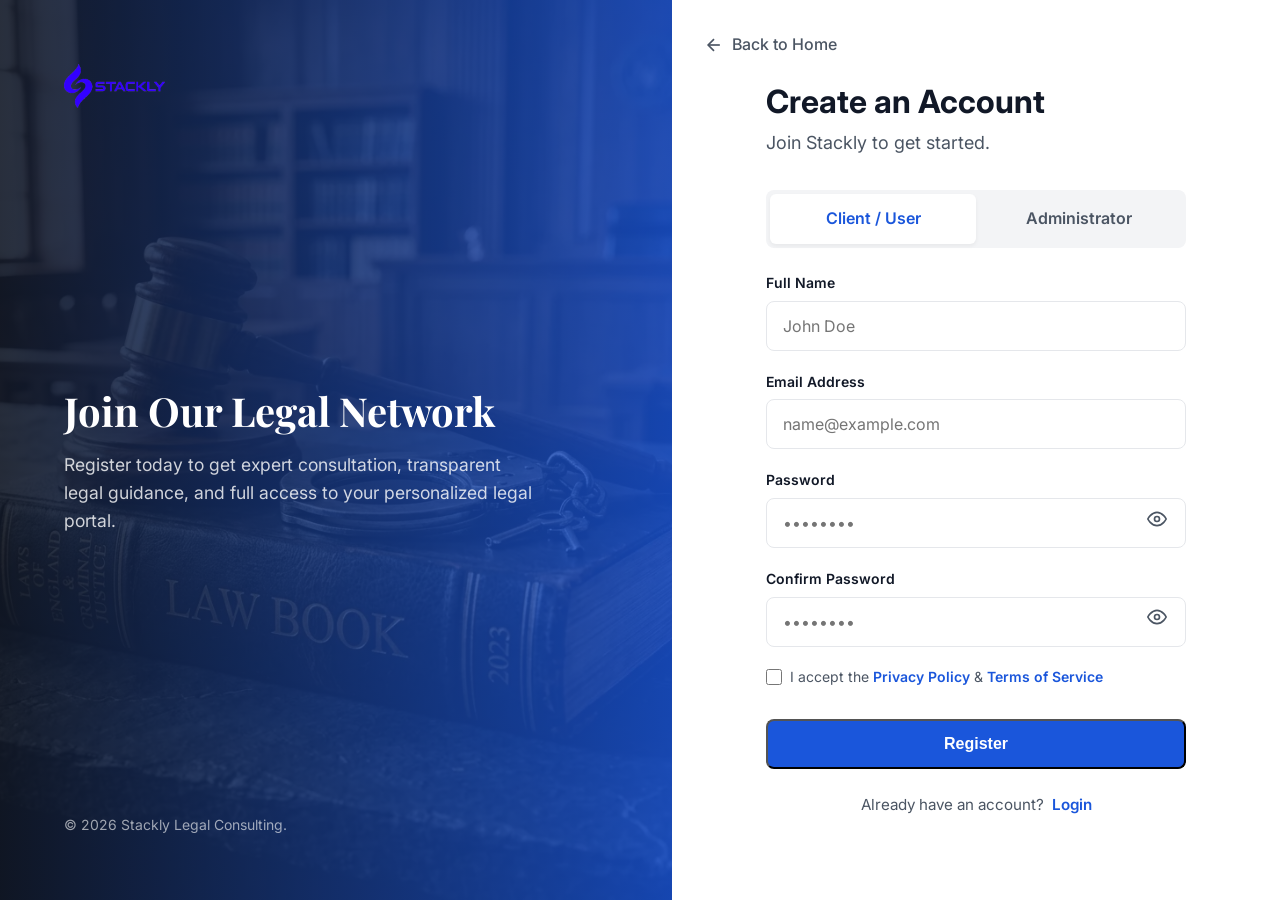
<file: signup.html>
<!DOCTYPE html>
<html lang="en">
<head>
    <meta charset="UTF-8">
    <meta name="viewport" content="width=device-width, initial-scale=1.0">
    <title>Signup - Stackly</title>
    <link rel="preconnect" href="https://fonts.googleapis.com">
    <link rel="preconnect" href="https://fonts.gstatic.com" crossorigin>
    <link href="https://fonts.googleapis.com/css2?family=Inter:wght@400;500;600;700;800&family=Playfair+Display:ital,wght@0,600;0,700;1,600&display=swap" rel="stylesheet">
    <link rel="stylesheet" href="styles.css">
    <style>
        body, html {
            height: 100%;
            margin: 0;
            overflow: hidden; /* Desktop keeps split screen */
            background-color: var(--bg-light);
        }
        
        .auth-container {
            display: flex;
            height: 100vh;
            width: 100%;
        }

        /* Left Side: Branding/Image */
        .auth-banner {
            flex: 1;
            background: linear-gradient(to right, rgba(17, 24, 39, 0.9), rgba(26, 86, 219, 0.8)), url('Assest/contact_hero_bg.webp') center/cover no-repeat;
            display: flex;
            flex-direction: column;
            justify-content: space-between;
            padding: 4rem;
            color: white;
            position: relative;
        }

        .auth-banner .logo {
            font-size: 1.5rem;
            font-weight: 800;
            display: flex;
            align-items: center;
            gap: 0.5rem;
        }
        
        .auth-banner .quote {
            max-width: 480px;
        }

        .auth-banner .quote h2 {
            font-family: 'Playfair Display', serif;
            font-size: clamp(1.8rem, 4vw, 2.5rem);
            margin-bottom: 1rem;
            color: white;
            line-height: 1.2;
        }

        .auth-banner .quote p {
            font-size: 1.1rem;
            color: rgba(255, 255, 255, 0.8);
        }

        /* Right Side: Form */
        .auth-form-wrapper {
            flex: 1;
            display: flex;
            align-items: center;
            justify-content: center;
            padding: 2rem;
            position: relative;
            background-color: var(--bg-light);
            overflow-y: auto; /* Allows scrolling if form is long */
        }

        .back-btn {
            position: absolute;
            top: 2rem;
            left: 2rem;
            display: inline-flex;
            align-items: center;
            gap: 0.5rem;
            color: var(--text-main);
            font-weight: 500;
            text-decoration: none;
            transition: color 0.2s;
        }

        .back-btn:hover {
            color: var(--primary);
        }

        .auth-form {
            width: 100%;
            max-width: 420px;
            margin-top: 4rem; /* Buffer for scrolling */
            margin-bottom: 4rem;
        }

        .auth-form h1 {
            font-size: 2rem;
            margin-bottom: 0.5rem;
            color: var(--text-dark);
        }

        .auth-form .subtitle {
            color: var(--text-main);
            margin-bottom: 2rem;
        }

        /* Role Selector */
        .role-selector {
            display: flex;
            background: var(--bg-gray);
            border-radius: 0.5rem;
            padding: 0.25rem;
            margin-bottom: 1.5rem;
        }

        .role-selector label {
            flex: 1;
            text-align: center;
            padding: 0.75rem;
            border-radius: 0.375rem;
            cursor: pointer;
            font-weight: 600;
            color: var(--text-main);
            transition: all 0.3s ease;
        }

        .role-selector input[type="radio"] {
            display: none;
        }

        .role-selector input[type="radio"]:checked + label {
            background: white;
            color: var(--primary);
            box-shadow: 0 2px 4px rgba(0,0,0,0.05);
        }

        /* Input Fields */
        .form-group {
            margin-bottom: 1.25rem;
            position: relative;
        }

        .form-group label {
            display: block;
            margin-bottom: 0.4rem;
            font-size: 0.875rem;
            font-weight: 600;
            color: var(--text-dark);
        }

        .form-control {
            width: 100%;
            padding: 0.875rem 1rem;
            border: 1px solid var(--border-color);
            border-radius: 0.5rem;
            font-size: 1rem;
            font-family: inherit;
            transition: border-color 0.2s, box-shadow 0.2s;
            outline: none;
            background: white;
            color: var(--text-dark);
        }

        .form-control:focus {
            border-color: var(--primary);
            box-shadow: 0 0 0 3px rgba(26, 86, 219, 0.1);
        }

        .password-toggle {
            position: absolute;
            right: 1rem;
            top: 2.25rem;
            cursor: pointer;
            color: var(--text-main);
            display: flex;
            align-items: center;
            justify-content: center;
            padding: 0.2rem;
            border-radius: 0.25rem;
            transition: background 0.2s;
        }

        .password-toggle:hover {
            background: var(--bg-gray);
            color: var(--text-dark);
        }

        .form-options {
            display: flex;
            align-items: center;
            margin-bottom: 2rem;
            font-size: 0.875rem;
        }

        .checkbox-label {
            display: flex;
            align-items: flex-start;
            gap: 0.5rem;
            cursor: pointer;
            color: var(--text-main);
            line-height: 1.4;
        }

        .checkbox-label input {
            width: 16px;
            height: 16px;
            accent-color: var(--primary);
            cursor: pointer;
            margin-top: 0.15rem;
        }

        .checkbox-label a {
            color: var(--primary);
            font-weight: 600;
        }

        .checkbox-label a:hover {
            text-decoration: underline;
        }

        .btn-submit {
            width: 100%;
            margin-bottom: 1.5rem;
        }

        .auth-footer {
            text-align: center;
            font-size: 0.95rem;
            color: var(--text-main);
        }

        .auth-footer a {
            color: var(--primary);
            font-weight: 600;
            margin-left: 0.25rem;
        }
        
        .auth-footer a:hover {
            text-decoration: underline;
        }

        @media (max-width: 992px) {
            .auth-banner { display: none; }
            .auth-form-wrapper { padding: 4rem 2rem; align-items: flex-start; }
            body, html { overflow: auto; height: auto; }
            .auth-container { height: auto; }
            .auth-form { margin-top: 2rem; }
        }
    </style>
</head>
<body>

    <div class="auth-container">
        <!-- Left Side: Image Branding -->
        <div class="auth-banner">
            <div class="logo">
            <img src="Assest/stackly_071_transparent.webp" alt="Stackly Logo" style="height: 44px; width: auto;">
        </div>
            <div class="quote">
                <h2>Join Our Legal Network</h2>
                <p>Register today to get expert consultation, transparent legal guidance, and full access to your personalized legal portal.</p>
            </div>
            <div class="footer-note" style="font-size: 0.875rem; color: rgba(255,255,255,0.6);">
                &copy; 2026 Stackly Legal Consulting.
            </div>
        </div>

        <!-- Right Side: Signup Form -->
        <div class="auth-form-wrapper">
            <a href="index.html" class="back-btn">
                <svg width="20" height="20" viewBox="0 0 24 24" fill="none" stroke="currentColor" stroke-width="2"><line x1="19" y1="12" x2="5" y2="12"></line><polyline points="12 19 5 12 12 5"></polyline></svg>
                Back to Home
            </a>

            <div class="auth-form">
                <h1>Create an Account</h1>
                <p class="subtitle">Join Stackly to get started.</p>

                <form id="signupForm">
                    
                    <!-- Role Selector -->
                    <div class="role-selector">
                        <input type="radio" id="roleUser" name="role" value="user" checked>
                        <label for="roleUser">Client / User</label>
                        
                        <input type="radio" id="roleAdmin" name="role" value="admin">
                        <label for="roleAdmin">Administrator</label>
                    </div>

                    <!-- Username -->
                    <div class="form-group">
                        <label for="username">Full Name</label>
                        <input type="text" id="username" class="form-control" placeholder="John Doe" required>
                    </div>

                    <!-- Email -->
                    <div class="form-group">
                        <label for="email">Email Address</label>
                        <input type="email" id="email" class="form-control" placeholder="name@example.com" required>
                    </div>

                    <!-- Password -->
                    <div class="form-group">
                        <label for="password">Password</label>
                        <input type="password" id="password" class="form-control" placeholder="••••••••" required>
                        <div class="password-toggle" data-target="password">
                            <svg class="eye-icon" width="20" height="20" viewBox="0 0 24 24" fill="none" stroke="currentColor" stroke-width="2"><path d="M1 12s4-8 11-8 11 8 11 8-4 8-11 8-11-8-11-8z"></path><circle cx="12" cy="12" r="3"></circle></svg>
                        </div>
                    </div>
                    
                    <!-- Confirm Password -->
                    <div class="form-group">
                        <label for="confirmPassword">Confirm Password</label>
                        <input type="password" id="confirmPassword" class="form-control" placeholder="••••••••" required>
                        <div class="password-toggle" data-target="confirmPassword">
                            <svg class="eye-icon" width="20" height="20" viewBox="0 0 24 24" fill="none" stroke="currentColor" stroke-width="2"><path d="M1 12s4-8 11-8 11 8 11 8-4 8-11 8-11-8-11-8z"></path><circle cx="12" cy="12" r="3"></circle></svg>
                        </div>
                    </div>

                    <!-- Terms -->
                    <div class="form-options">
                        <label class="checkbox-label">
                            <input type="checkbox" id="terms" required>
                            <span>I accept the <a href="404.html">Privacy Policy</a> & <a href="404.html">Terms of Service</a></span>
                        </label>
                    </div>

                    <button type="submit" class="btn btn-primary btn-submit">Register</button>
                    
                    <div class="auth-footer">
                        Already have an account? <a href="login.html">Login</a>
                    </div>
                </form>
            </div>
        </div>
    </div>

    <script>
        document.addEventListener('DOMContentLoaded', () => {
            // Password toggle functionality for both inputs
            const toggles = document.querySelectorAll('.password-toggle');
            
            toggles.forEach(toggle => {
                toggle.addEventListener('click', () => {
                    const targetId = toggle.getAttribute('data-target');
                    const passwordInput = document.getElementById(targetId);
                    
                    const type = passwordInput.getAttribute('type') === 'password' ? 'text' : 'password';
                    passwordInput.setAttribute('type', type);
                    
                    // Toggle SVG icon
                    if(type === 'text') {
                        toggle.innerHTML = `<svg class="eye-icon" width="20" height="20" viewBox="0 0 24 24" fill="none" stroke="currentColor" stroke-width="2"><path d="M17.94 17.94A10.07 10.07 0 0 1 12 20c-7 0-11-8-11-8a18.45 18.45 0 0 1 5.06-5.94M9.9 4.24A9.12 9.12 0 0 1 12 4c7 0 11 8 11 8a18.5 18.5 0 0 1-2.16 3.19m-6.72-1.07a3 3 0 1 1-4.24-4.24"></path><line x1="1" y1="1" x2="23" y2="23"></line></svg>`;
                    } else {
                        toggle.innerHTML = `<svg class="eye-icon" width="20" height="20" viewBox="0 0 24 24" fill="none" stroke="currentColor" stroke-width="2"><path d="M1 12s4-8 11-8 11 8 11 8-4 8-11 8-11-8-11-8z"></path><circle cx="12" cy="12" r="3"></circle></svg>`;
                    }
                });
            });

            // Form submission logic (Native HTML5 validation handles the 'required' errors)
            const signupForm = document.getElementById('signupForm');
            signupForm.addEventListener('submit', (e) => {
                const pw = document.getElementById('password').value;
                const confirmPw = document.getElementById('confirmPassword').value;

                if (pw !== confirmPw) {
                    e.preventDefault();
                    // Using native setCustomValidity for password mismatch if possible, 
                    // or just a simple alert since we're using native validation otherwise.
                    // The prompt says "no custom validation or custom error messages", 
                    // so we only enforce the HTML5 required. 
                    // However, for password matching, if we don't want custom popups, we can use setCustomValidity on the field.
                    const confirmField = document.getElementById('confirmPassword');
                    confirmField.setCustomValidity("Passwords do not match.");
                    confirmField.reportValidity();
                    return; // Stop submission
                } else {
                    document.getElementById('confirmPassword').setCustomValidity("");
                }

                // If valid
                e.preventDefault(); 
                
                // Redirect to login page on successful registration
                window.location.href = 'login.html';
            });
            
            // Clear custom validity when user types
            document.getElementById('confirmPassword').addEventListener('input', function() {
                this.setCustomValidity("");
            });
        });
    </script>
</body>
</html>
</file>
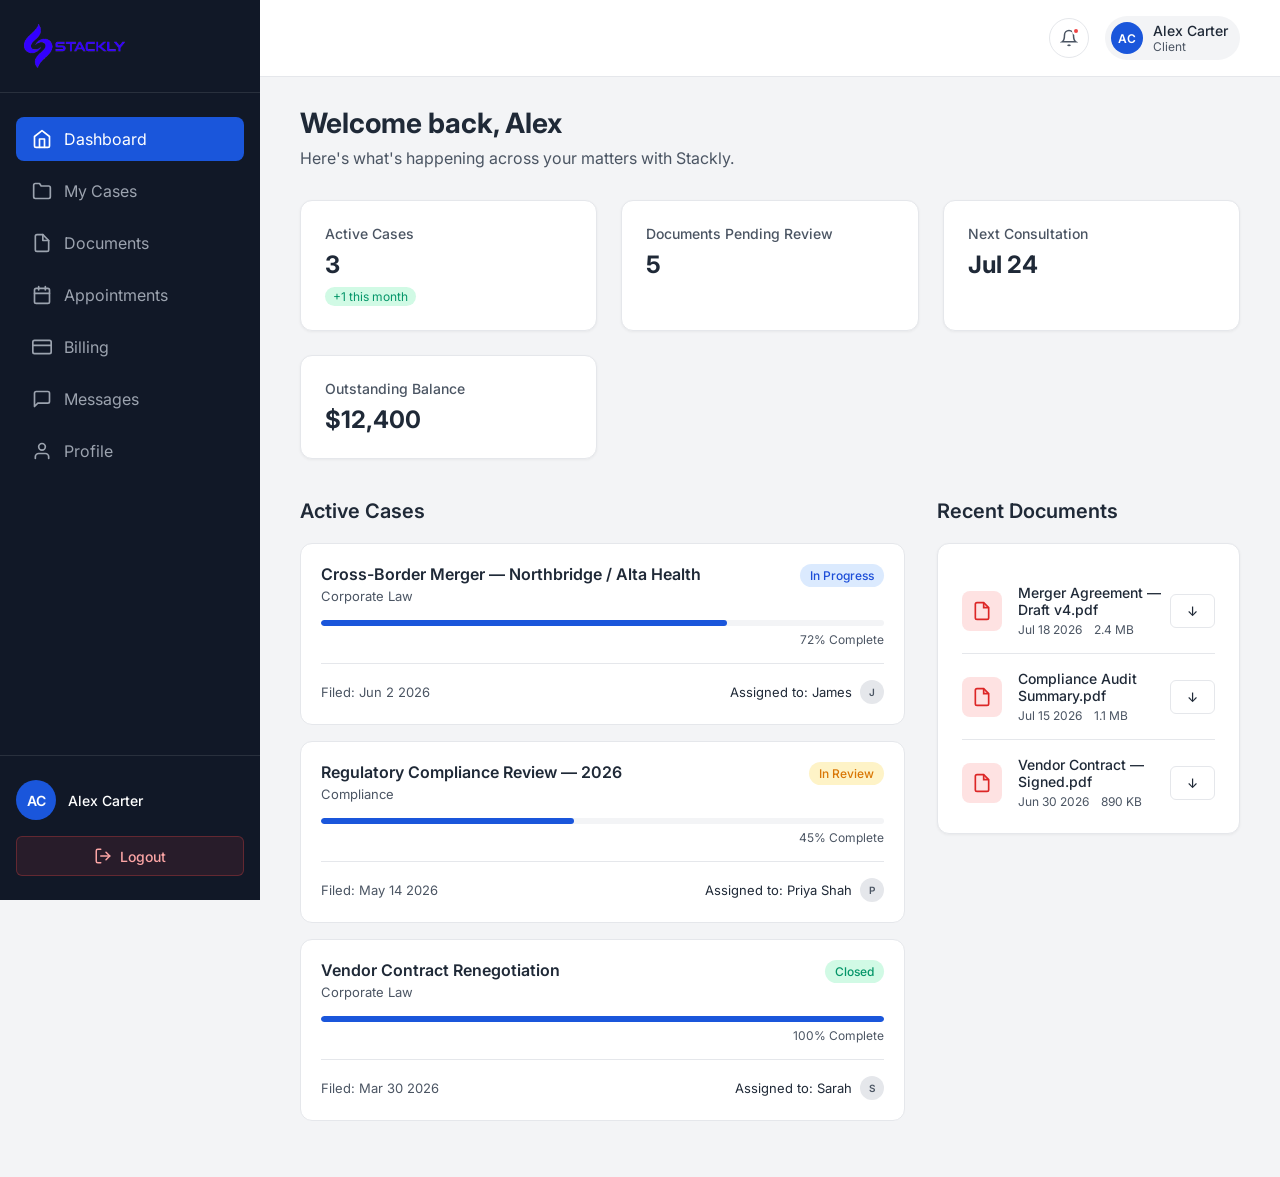
<file: user-dashboard.html>
<!DOCTYPE html>
<html lang="en">
<head>
    <meta charset="UTF-8">
    <meta name="viewport" content="width=device-width, initial-scale=1.0">
    <title>User Dashboard - Stackly</title>
    <link href="https://fonts.googleapis.com/css2?family=Inter:wght@400;500;600;700&display=swap" rel="stylesheet">
    <style>
        :root {
            --primary: #1A56DB;
            --dark: #111827;
            --text-main: #4B5563;
            --bg-gray: #F3F4F6;
            --border-color: #E5E7EB;
            --text-dark: #1F2937;
            --sidebar-width: 260px;
        }

        * {
            margin: 0;
            padding: 0;
            box-sizing: border-box;
            font-family: 'Inter', sans-serif;
        }

        html, body {
            overflow-x: hidden;
            max-width: 100%;
            width: 100%;
        }

        body {
            overflow-x: hidden;
            max-width: 100%;
            width: 100%;
            background-color: var(--bg-gray);
            color: var(--text-main);
            display: flex;
            min-height: 100vh;
        }

        /* Sidebar */
        .sidebar {
            width: var(--sidebar-width);
            background-color: var(--dark);
            color: white;
            position: fixed;
            top: 0;
            left: 0;
            height: 100vh;
            display: flex;
            flex-direction: column;
            transition: transform 0.3s ease;
            z-index: 50;
        }

        .sidebar-header {
            padding: 24px;
            display: flex;
            align-items: center;
            gap: 12px;
            border-bottom: 1px solid rgba(255,255,255,0.1);
        }

        .logo-icon {
            width: 28px;
            height: 28px;
        }

        .logo-text {
            font-size: 20px;
            font-weight: 700;
            letter-spacing: 1px;
            color: white;
        }

        .nav-menu {
            flex: 1;
            padding: 24px 16px;
            display: flex;
            flex-direction: column;
            gap: 8px;
            overflow-y: auto;
        }

        .nav-item {
            display: flex;
            align-items: center;
            gap: 12px;
            padding: 12px 16px;
            border-radius: 8px;
            color: #9CA3AF;
            text-decoration: none;
            transition: all 0.2s ease;
            cursor: pointer;
        }

        .nav-item:hover {
            background-color: rgba(255,255,255,0.05);
            color: white;
        }

        .nav-item.active {
            background-color: var(--primary);
            color: white;
        }

        .nav-item svg {
            width: 20px;
            height: 20px;
            stroke: currentColor;
            fill: none;
            stroke-width: 2;
            stroke-linecap: round;
            stroke-linejoin: round;
        }

        .sidebar-footer {
            padding: 24px 16px;
            border-top: 1px solid rgba(255,255,255,0.1);
        }

        .user-profile {
            display: flex;
            align-items: center;
            gap: 12px;
            margin-bottom: 16px;
        }

        .avatar {
            width: 40px;
            height: 40px;
            background-color: var(--primary);
            color: white;
            border-radius: 50%;
            display: flex;
            align-items: center;
            justify-content: center;
            font-weight: 600;
            font-size: 14px;
        }

        .user-info {
            flex: 1;
        }

        .user-name {
            color: white;
            font-weight: 500;
            font-size: 14px;
        }

        .logout-btn {
            width: 100%;
            padding: 10px 16px;
            background-color: rgba(239, 68, 68, 0.1);
            border: 1px solid rgba(239, 68, 68, 0.3);
            color: #FCA5A5;
            border-radius: 6px;
            cursor: pointer;
            transition: all 0.2s;
            text-decoration: none;
            display: flex;
            align-items: center;
            justify-content: center;
            gap: 8px;
            font-size: 14px;
            font-weight: 500;
        }

        .logout-btn:hover {
            background-color: rgba(239, 68, 68, 0.2);
            border-color: rgba(239, 68, 68, 0.5);
            color: #FEE2E2;
        }

        /* Top Header Bar */
        
        .top-header {
            display: flex;
            align-items: center;
            justify-content: flex-end;
            gap: 16px;
            padding: 16px 40px;
            background: white;
            border-bottom: 1px solid var(--border-color);
            position: fixed;
            top: 0;
            width: calc(100% - var(--sidebar-width));
            left: var(--sidebar-width);
            z-index: 40;
            transition: left 0.3s ease, width 0.3s ease;
        }

        .top-header-left {
            margin-right: auto;
            display: flex;
            align-items: center;
            gap: 12px;
        }

        .top-header-left .mobile-toggle {
            display: none;
            background: none;
            border: none;
            cursor: pointer;
            padding: 4px;
            color: var(--text-dark);
        }

        .search-bar {
            display: flex;
            align-items: center;
            gap: 8px;
            background: var(--bg-gray);
            border-radius: 8px;
            padding: 8px 16px;
            min-width: 240px;
        }

        .search-bar input {
            border: none;
            background: none;
            outline: none;
            font-family: inherit;
            font-size: 14px;
            color: var(--text-dark);
            width: 100%;
        }

        .search-bar input::placeholder {
            color: #9CA3AF;
        }

        .search-bar svg {
            color: #9CA3AF;
            flex-shrink: 0;
        }

        .header-icon-btn {
            width: 40px;
            height: 40px;
            border-radius: 50%;
            border: 1px solid var(--border-color);
            background: white;
            display: flex;
            align-items: center;
            justify-content: center;
            cursor: pointer;
            color: var(--text-main);
            position: relative;
            transition: all 0.2s;
        }

        .header-icon-btn:hover {
            background: var(--bg-gray);
            color: var(--text-dark);
        }

        .notif-dot {
            width: 8px;
            height: 8px;
            background: #EF4444;
            border-radius: 50%;
            position: absolute;
            top: 8px;
            right: 8px;
            border: 2px solid white;
        }

        .header-user {
            display: flex;
            align-items: center;
            gap: 10px;
            padding: 6px 12px 6px 6px;
            border-radius: 50px;
            background: var(--bg-gray);
            cursor: pointer;
            transition: all 0.2s;
        }

        .header-user:hover {
            background: #E5E7EB;
        }

        .header-avatar {
            width: 32px;
            height: 32px;
            background-color: var(--primary);
            color: white;
            border-radius: 50%;
            display: flex;
            align-items: center;
            justify-content: center;
            font-weight: 600;
            font-size: 12px;
        }

        .header-user-name {
            font-weight: 500;
            font-size: 14px;
            color: var(--text-dark);
        }

        .header-user-role {
            font-size: 12px;
            color: var(--text-main);
        }

        /* Main Content */
        .main-content {
            margin-left: var(--sidebar-width);
            flex: 1;
            transition: margin-left 0.3s ease;
        }

        .main-content-inner {
            padding: 90px 40px 40px;
        }

        .section {
            display: none;
            animation: fadeIn 0.4s ease;
        }

        .section.active {
            display: block;
        }

        @keyframes fadeIn {
            from { opacity: 0; transform: translateY(10px); }
            to { opacity: 1; transform: translateY(0); }
        }

        .header-flex {
            display: flex;
            justify-content: space-between;
            align-items: center;
        }
        .page-header {
            margin-bottom: 32px;
        }

        .page-title {
            word-wrap: break-word;
            word-break: break-word;
            overflow-wrap: break-word;
            hyphens: auto;
            color: var(--text-dark);
            font-size: 28px;
            font-weight: 700;
            margin-top: 0;
            margin-bottom: 8px;
            padding-top: 16px;
        }

        .page-subtitle {
            color: var(--text-main);
            font-size: 16px;
        }

        /* Dashboard Stats */
        .stats-grid {
            display: grid;
            grid-template-columns: repeat(auto-fit, minmax(240px, 1fr));
            gap: 24px;
            margin-bottom: 40px;
        }

        .stat-card {
            background: white;
            padding: 24px;
            border-radius: 12px;
            border: 1px solid var(--border-color);
            box-shadow: 0 1px 3px rgba(0,0,0,0.05);
        }

        .stat-title {
            color: var(--text-main);
            font-size: 14px;
            font-weight: 500;
            margin-bottom: 8px;
        }

        .stat-value {
            color: var(--text-dark);
            font-size: 24px;
            font-weight: 700;
        }

        .stat-trend {
            display: inline-block;
            margin-top: 8px;
            font-size: 12px;
            color: #059669;
            background: #D1FAE5;
            padding: 2px 8px;
            border-radius: 12px;
        }

        /* Common Layouts */
        .section-title {
            color: var(--text-dark);
            font-size: 20px;
            font-weight: 600;
            margin-bottom: 20px;
        }

        .grid-layout {
            display: grid;
            grid-template-columns: 2fr 1fr;
            gap: 32px;
        }

        .card {
            background: white;
            border-radius: 12px;
            border: 1px solid var(--border-color);
            padding: 24px;
            margin-bottom: 24px;
            box-shadow: 0 1px 3px rgba(0,0,0,0.05);
        }

        /* Case Cards */
        .case-card {
            background: white;
            border: 1px solid var(--border-color);
            border-radius: 12px;
            padding: 20px;
            margin-bottom: 16px;
            transition: box-shadow 0.2s;
        }

        .case-card:hover {
            box-shadow: 0 4px 6px rgba(0,0,0,0.05);
        }

        .case-header {
            display: flex;
            justify-content: space-between;
            align-items: flex-start;
            margin-bottom: 12px;
        }

        .case-title {
            color: var(--text-dark);
            font-size: 16px;
            font-weight: 600;
        }

        .case-type {
            color: var(--text-main);
            font-size: 13px;
            margin-top: 4px;
        }

        .badge {
            padding: 4px 10px;
            border-radius: 12px;
            font-size: 12px;
            font-weight: 500;
        }

        .badge-progress { background: #DBEAFE; color: #1D4ED8; }
        .badge-review { background: #FEF3C7; color: #D97706; }
        .badge-closed { background: #D1FAE5; color: #059669; }

        .progress-container {
            margin: 16px 0;
        }

        .progress-bar-bg {
            height: 6px;
            background: var(--bg-gray);
            border-radius: 3px;
            overflow: hidden;
        }

        .progress-bar-fill {
            height: 100%;
            background: var(--primary);
            border-radius: 3px;
        }

        .progress-text {
            font-size: 12px;
            color: var(--text-main);
            margin-top: 6px;
            text-align: right;
        }

        .case-footer {
            display: flex;
            justify-content: space-between;
            align-items: center;
            border-top: 1px solid var(--border-color);
            padding-top: 16px;
            margin-top: 16px;
        }

        .case-date {
            font-size: 13px;
            color: var(--text-main);
        }

        .lawyer-info {
            display: flex;
            align-items: center;
            gap: 8px;
            font-size: 13px;
            color: var(--text-dark);
        }

        .lawyer-avatar {
            width: 24px;
            height: 24px;
            border-radius: 50%;
            background: #E5E7EB;
            display: flex;
            align-items: center;
            justify-content: center;
            font-size: 10px;
            font-weight: 600;
            color: var(--text-main);
        }

        /* Document List */
        .doc-item {
            display: flex;
            align-items: center;
            padding: 16px 0;
            border-bottom: 1px solid var(--border-color);
        }
        
        .doc-item:last-child {
            border-bottom: none;
            padding-bottom: 0;
        }

        .doc-icon {
            width: 40px;
            height: 40px;
            background: #FEE2E2;
            color: #DC2626;
            border-radius: 8px;
            display: flex;
            align-items: center;
            justify-content: center;
            margin-right: 16px;
        }

        .doc-icon svg { width: 20px; height: 20px; }

        .doc-info {
            flex: 1;
        }

        .doc-name {
            color: var(--text-dark);
            font-weight: 500;
            font-size: 14px;
            margin-bottom: 4px;
        }

        .doc-meta {
            color: var(--text-main);
            font-size: 12px;
            display: flex;
            gap: 12px;
        }

        .btn-download {
            padding: 8px 16px;
            background: white;
            border: 1px solid var(--border-color);
            color: var(--text-dark);
            border-radius: 6px;
            font-size: 13px;
            font-weight: 500;
            cursor: pointer;
            transition: all 0.2s;
        }

        .btn-download:hover {
            background: var(--bg-gray);
        }

        .btn-primary {
            padding: 10px 20px;
            background: var(--primary);
            border: none;
            color: white;
            border-radius: 6px;
            font-size: 14px;
            font-weight: 500;
            cursor: pointer;
            transition: background 0.2s;
        }

        .btn-primary:hover {
            background: #1e40af;
        }

        /* Mobile Menu Toggle */
        .mobile-toggle {
            display: none;
            position: fixed;
            top: 20px;
            left: 20px;
            z-index: 100;
            background: var(--primary);
            color: white;
            border: none;
            padding: 10px;
            border-radius: 6px;
            cursor: pointer;
        }

        /* Filter Tabs */
        .filter-tabs {
            display: flex;
            gap: 16px;
            margin-bottom: 24px;
            border-bottom: 1px solid var(--border-color);
        }
        
        .filter-tab {
            padding: 12px 16px;
            color: var(--text-main);
            cursor: pointer;
            border-bottom: 2px solid transparent;
            font-weight: 500;
        }
        
        .filter-tab.active {
            color: var(--primary);
            border-bottom-color: var(--primary);
        }

        /* Messages */
        .msg-item {
            display: flex;
            gap: 16px;
            padding: 16px;
            border-bottom: 1px solid var(--border-color);
            align-items: flex-start;
        }
        
        .msg-unread {
            background: #F8FAFC;
        }
        
        .msg-dot {
            width: 8px;
            height: 8px;
            background: var(--primary);
            border-radius: 50%;
            margin-top: 16px;
        }

        /* Appointments */
        .apt-item {
            display: flex;
            gap: 20px;
            padding: 20px;
            border: 1px solid var(--border-color);
            border-radius: 8px;
            margin-bottom: 16px;
            background: white;
        }
        
        .apt-date {
            text-align: center;
            min-width: 60px;
            padding-right: 20px;
            border-right: 1px solid var(--border-color);
        }
        
        .apt-month {
            font-size: 12px;
            color: #DC2626;
            font-weight: 600;
            text-transform: uppercase;
        }
        
        .apt-day {
            font-size: 24px;
            color: var(--text-dark);
            font-weight: 700;
        }

        /* Profile */
        .form-group {
            margin-bottom: 20px;
        }
        
        .form-label {
            display: block;
            margin-bottom: 8px;
            color: var(--text-dark);
            font-weight: 500;
            font-size: 14px;
        }
        
        .form-input {
            width: 100%;
            padding: 10px 12px;
            border: 1px solid var(--border-color);
            border-radius: 6px;
            font-size: 14px;
        }

        .toggle-switch {
            display: flex;
            align-items: center;
            justify-content: space-between;
            padding: 12px 0;
            border-bottom: 1px solid var(--border-color);
        }


        .sidebar-close-btn {
            display: none;
            background: none;
            border: none;
            color: #9CA3AF;
            cursor: pointer;
            padding: 4px;
            transition: color 0.3s;
        }
        .sidebar-close-btn:hover {
            color: white;
        }
        @media (max-width: 768px) {
            .top-header {
                width: 100% !important;
                left: 0 !important;
                padding: 12px 20px !important;
            }
            .main-content-inner {
                padding: 80px 16px 16px 16px !important;
            }

            .main-content {
                margin-left: 0 !important;
                width: 100% !important;
                max-width: 100% !important;
                overflow-x: hidden !important;
            }
            .main-content-inner {
                padding: 16px !important;
                width: 100% !important;
                max-width: 100% !important;
                box-sizing: border-box !important;
                overflow-x: hidden !important;
            }
            .top-header {
                width: 100% !important;
                box-sizing: border-box !important;
            }
            * {
                box-sizing: border-box !important;
            }

            .main-content-inner {
                padding: 16px !important;
                max-width: 100%;
            width: 100%;
                box-sizing: border-box;
            }
            .page-title {
                font-size: 1.5rem !important;
            }
            .stats-grid {
                display: flex;
                flex-direction: column;
            }
            .stat-card {
                width: 100%;
                box-sizing: border-box;
            }


            .sidebar-close-btn {
                display: block;
            }
            .sidebar {
                transform: translateX(-100%);
            }
            .sidebar.show {
                transform: translateX(0);
            }
            .main-content {
                margin-left: 0;
            }
            .main-content-inner {
                padding: 20px;
            }
            .top-header {
                padding: 12px 20px;
            }
            .top-header-left .mobile-toggle {
                display: block;
            }
            .search-bar {
                min-width: 120px;
            }
            .header-user-name, .header-user-role {
                display: none;
            }
            .mobile-toggle {
                display: block;
            }
            .grid-layout {
                grid-template-columns: 1fr;
            }
        }
    </style>
</head>
<body>

    <!-- Sidebar -->
    <aside class="sidebar" id="sidebar">
        <div class="sidebar-header" style="justify-content: space-between; width: 100%;">
            <img src="Assest/stackly_071_transparent.webp" alt="Stackly" style="height: 44px; width: auto;">
            <button class="sidebar-close-btn" onclick="toggleSidebar()" aria-label="Close sidebar">
                <svg width="24" height="24" viewBox="0 0 24 24" fill="none" stroke="currentColor" stroke-width="2"><line x1="18" y1="6" x2="6" y2="18"></line><line x1="6" y1="6" x2="18" y2="18"></line></svg>
            </button>
        </div>

        <nav class="nav-menu">
            <a class="nav-item active" onclick="switchTab('dashboard', this)">
                <svg viewBox="0 0 24 24"><path d="M3 9l9-7 9 7v11a2 2 0 0 1-2 2H5a2 2 0 0 1-2-2z"></path><polyline points="9 22 9 12 15 12 15 22"></polyline></svg>
                Dashboard
            </a>
            <a class="nav-item" onclick="switchTab('cases', this)">
                <svg viewBox="0 0 24 24"><path d="M22 19a2 2 0 0 1-2 2H4a2 2 0 0 1-2-2V5a2 2 0 0 1 2-2h5l2 3h9a2 2 0 0 1 2 2z"></path></svg>
                My Cases
            </a>
            <a class="nav-item" onclick="switchTab('documents', this)">
                <svg viewBox="0 0 24 24"><path d="M13 2H6a2 2 0 0 0-2 2v16a2 2 0 0 0 2 2h12a2 2 0 0 0 2-2V9z"></path><polyline points="13 2 13 9 20 9"></polyline></svg>
                Documents
            </a>
            <a class="nav-item" onclick="switchTab('appointments', this)">
                <svg viewBox="0 0 24 24"><rect x="3" y="4" width="18" height="18" rx="2" ry="2"></rect><line x1="16" y1="2" x2="16" y2="6"></line><line x1="8" y1="2" x2="8" y2="6"></line><line x1="3" y1="10" x2="21" y2="10"></line></svg>
                Appointments
            </a>
            <a class="nav-item" onclick="switchTab('billing', this)">
                <svg viewBox="0 0 24 24"><rect x="1" y="4" width="22" height="16" rx="2" ry="2"></rect><line x1="1" y1="10" x2="23" y2="10"></line></svg>
                Billing
            </a>
            <a class="nav-item" onclick="switchTab('messages', this)">
                <svg viewBox="0 0 24 24"><path d="M21 15a2 2 0 0 1-2 2H7l-4 4V5a2 2 0 0 1 2-2h14a2 2 0 0 1 2 2z"></path></svg>
                Messages
            </a>
            <a class="nav-item" onclick="switchTab('profile', this)">
                <svg viewBox="0 0 24 24"><path d="M20 21v-2a4 4 0 0 0-4-4H8a4 4 0 0 0-4 4v2"></path><circle cx="12" cy="7" r="4"></circle></svg>
                Profile
            </a>
        </nav>

        <div class="sidebar-footer">
            <div class="user-profile">
                <div class="avatar">AC</div>
                <div class="user-info">
                    <div class="user-name">Alex Carter</div>
                </div>
            </div>
            <a href="login.html" class="logout-btn">
                <svg width="18" height="18" viewBox="0 0 24 24" fill="none" stroke="currentColor" stroke-width="2" stroke-linecap="round" stroke-linejoin="round"><path d="M9 21H5a2 2 0 0 1-2-2V5a2 2 0 0 1 2-2h4"></path><polyline points="16 17 21 12 16 7"></polyline><line x1="21" y1="12" x2="9" y2="12"></line></svg>
                Logout
            </a>
        </div>
    </aside>

    <!-- Main Content -->
    <main class="main-content">
        <!-- Top Header Bar -->
        <header class="top-header">
            <div class="top-header-left">
                <button class="mobile-toggle" id="mobileToggle2" aria-label="Toggle sidebar">
                    <svg width="24" height="24" viewBox="0 0 24 24" fill="none" stroke="currentColor" stroke-width="2"><line x1="3" y1="12" x2="21" y2="12"></line><line x1="3" y1="6" x2="21" y2="6"></line><line x1="3" y1="18" x2="21" y2="18"></line></svg>
                </button>
                
            </div>
            <button class="header-icon-btn" aria-label="Notifications">
                <svg width="18" height="18" viewBox="0 0 24 24" fill="none" stroke="currentColor" stroke-width="2"><path d="M18 8A6 6 0 0 0 6 8c0 7-3 9-3 9h18s-3-2-3-9"></path><path d="M13.73 21a2 2 0 0 1-3.46 0"></path></svg>
                <span class="notif-dot"></span>
            </button>
            <div class="header-user">
                <div class="header-avatar">AC</div>
                <div>
                    <div class="header-user-name">Alex Carter</div>
                    <div class="header-user-role">Client</div>
                </div>
            </div>
        </header>

        <div class="main-content-inner">
        <!-- Dashboard Section -->
        <section id="dashboard" class="section active">
            <div class="page-header">
                <h1 class="page-title">Welcome back, Alex</h1>
                <p class="page-subtitle">Here's what's happening across your matters with Stackly.</p>
            </div>

            <div class="stats-grid">
                <div class="stat-card">
                    <div class="stat-title">Active Cases</div>
                    <div class="stat-value">3</div>
                    <span class="stat-trend">+1 this month</span>
                </div>
                <div class="stat-card">
                    <div class="stat-title">Documents Pending Review</div>
                    <div class="stat-value">5</div>
                </div>
                <div class="stat-card">
                    <div class="stat-title">Next Consultation</div>
                    <div class="stat-value">Jul 24</div>
                </div>
                <div class="stat-card">
                    <div class="stat-title">Outstanding Balance</div>
                    <div class="stat-value">$12,400</div>
                </div>
            </div>

            <div class="grid-layout">
                <div class="cases-area">
                    <h2 class="section-title">Active Cases</h2>
                    
                    <div class="case-card">
                        <div class="case-header">
                            <div>
                                <div class="case-title">Cross-Border Merger — Northbridge / Alta Health</div>
                                <div class="case-type">Corporate Law</div>
                            </div>
                            <span class="badge badge-progress">In Progress</span>
                        </div>
                        <div class="progress-container">
                            <div class="progress-bar-bg">
                                <div class="progress-bar-fill" style="width: 72%"></div>
                            </div>
                            <div class="progress-text">72% Complete</div>
                        </div>
                        <div class="case-footer">
                            <div class="case-date">Filed: Jun 2 2026</div>
                            <div class="lawyer-info">
                                <span>Assigned to: James</span>
                                <div class="lawyer-avatar">J</div>
                            </div>
                        </div>
                    </div>

                    <div class="case-card">
                        <div class="case-header">
                            <div>
                                <div class="case-title">Regulatory Compliance Review — 2026</div>
                                <div class="case-type">Compliance</div>
                            </div>
                            <span class="badge badge-review">In Review</span>
                        </div>
                        <div class="progress-container">
                            <div class="progress-bar-bg">
                                <div class="progress-bar-fill" style="width: 45%"></div>
                            </div>
                            <div class="progress-text">45% Complete</div>
                        </div>
                        <div class="case-footer">
                            <div class="case-date">Filed: May 14 2026</div>
                            <div class="lawyer-info">
                                <span>Assigned to: Priya Shah</span>
                                <div class="lawyer-avatar">P</div>
                            </div>
                        </div>
                    </div>

                    <div class="case-card">
                        <div class="case-header">
                            <div>
                                <div class="case-title">Vendor Contract Renegotiation</div>
                                <div class="case-type">Corporate Law</div>
                            </div>
                            <span class="badge badge-closed">Closed</span>
                        </div>
                        <div class="progress-container">
                            <div class="progress-bar-bg">
                                <div class="progress-bar-fill" style="width: 100%"></div>
                            </div>
                            <div class="progress-text">100% Complete</div>
                        </div>
                        <div class="case-footer">
                            <div class="case-date">Filed: Mar 30 2026</div>
                            <div class="lawyer-info">
                                <span>Assigned to: Sarah</span>
                                <div class="lawyer-avatar">S</div>
                            </div>
                        </div>
                    </div>
                </div>

                <div class="docs-area">
                    <h2 class="section-title">Recent Documents</h2>
                    <div class="card">
                        <div class="doc-item">
                            <div class="doc-icon">
                                <svg viewBox="0 0 24 24" fill="none" stroke="currentColor" stroke-width="2"><path d="M14 2H6a2 2 0 0 0-2 2v16a2 2 0 0 0 2 2h12a2 2 0 0 0 2-2V8z"></path><polyline points="14 2 14 8 20 8"></polyline></svg>
                            </div>
                            <div class="doc-info">
                                <div class="doc-name">Merger Agreement — Draft v4.pdf</div>
                                <div class="doc-meta">
                                    <span>Jul 18 2026</span>
                                    <span>2.4 MB</span>
                                </div>
                            </div>
                            <button class="btn-download">↓</button>
                        </div>
                        <div class="doc-item">
                            <div class="doc-icon">
                                <svg viewBox="0 0 24 24" fill="none" stroke="currentColor" stroke-width="2"><path d="M14 2H6a2 2 0 0 0-2 2v16a2 2 0 0 0 2 2h12a2 2 0 0 0 2-2V8z"></path><polyline points="14 2 14 8 20 8"></polyline></svg>
                            </div>
                            <div class="doc-info">
                                <div class="doc-name">Compliance Audit Summary.pdf</div>
                                <div class="doc-meta">
                                    <span>Jul 15 2026</span>
                                    <span>1.1 MB</span>
                                </div>
                            </div>
                            <button class="btn-download">↓</button>
                        </div>
                        <div class="doc-item">
                            <div class="doc-icon">
                                <svg viewBox="0 0 24 24" fill="none" stroke="currentColor" stroke-width="2"><path d="M14 2H6a2 2 0 0 0-2 2v16a2 2 0 0 0 2 2h12a2 2 0 0 0 2-2V8z"></path><polyline points="14 2 14 8 20 8"></polyline></svg>
                            </div>
                            <div class="doc-info">
                                <div class="doc-name">Vendor Contract — Signed.pdf</div>
                                <div class="doc-meta">
                                    <span>Jun 30 2026</span>
                                    <span>890 KB</span>
                                </div>
                            </div>
                            <button class="btn-download">↓</button>
                        </div>
                    </div>
                </div>
            </div>
        </section>

        <!-- Cases Section -->
        <section id="cases" class="section">
            <div class="page-header">
                <h1 class="page-title">My Cases</h1>
            </div>
            
            <div class="filter-tabs">
                <div class="filter-tab active">All</div>
                <div class="filter-tab">Active</div>
                <div class="filter-tab">In Review</div>
                <div class="filter-tab">Closed</div>
            </div>

            <div class="case-card">
                <div class="case-header">
                    <div>
                        <div class="case-title">Cross-Border Merger — Northbridge / Alta Health</div>
                        <div class="case-type">Corporate Law</div>
                    </div>
                    <span class="badge badge-progress">In Progress</span>
                </div>
                <div class="progress-container">
                    <div class="progress-bar-bg">
                        <div class="progress-bar-fill" style="width: 72%"></div>
                    </div>
                    <div class="progress-text">72% Complete</div>
                </div>
                <div class="case-footer">
                    <div class="case-date">Filed: Jun 2 2026</div>
                    <div class="lawyer-info">
                        <span>Assigned to: James</span>
                        <div class="lawyer-avatar">J</div>
                    </div>
                </div>
            </div>

            <div class="case-card">
                <div class="case-header">
                    <div>
                        <div class="case-title">Regulatory Compliance Review — 2026</div>
                        <div class="case-type">Compliance</div>
                    </div>
                    <span class="badge badge-review">In Review</span>
                </div>
                <div class="progress-container">
                    <div class="progress-bar-bg">
                        <div class="progress-bar-fill" style="width: 45%"></div>
                    </div>
                    <div class="progress-text">45% Complete</div>
                </div>
                <div class="case-footer">
                    <div class="case-date">Filed: May 14 2026</div>
                    <div class="lawyer-info">
                        <span>Assigned to: Priya Shah</span>
                        <div class="lawyer-avatar">P</div>
                    </div>
                </div>
            </div>

            <div class="case-card">
                <div class="case-header">
                    <div>
                        <div class="case-title">Vendor Contract Renegotiation</div>
                        <div class="case-type">Corporate Law</div>
                    </div>
                    <span class="badge badge-closed">Closed</span>
                </div>
                <div class="progress-container">
                    <div class="progress-bar-bg">
                        <div class="progress-bar-fill" style="width: 100%"></div>
                    </div>
                    <div class="progress-text">100% Complete</div>
                </div>
                <div class="case-footer">
                    <div class="case-date">Filed: Mar 30 2026</div>
                    <div class="lawyer-info">
                        <span>Assigned to: Sarah</span>
                        <div class="lawyer-avatar">S</div>
                    </div>
                </div>
            </div>
        </section>

        <!-- Documents Section -->
        <section id="documents" class="section">
            <div class="page-header header-flex">
                <h1 class="page-title">My Documents</h1>
                <button class="btn-primary">Upload Document</button>
            </div>
            
            <div class="card">
                <div class="doc-item">
                    <div class="doc-icon">
                        <svg viewBox="0 0 24 24" fill="none" stroke="currentColor" stroke-width="2"><path d="M14 2H6a2 2 0 0 0-2 2v16a2 2 0 0 0 2 2h12a2 2 0 0 0 2-2V8z"></path></svg>
                    </div>
                    <div class="doc-info">
                        <div class="doc-name">Merger Agreement — Draft v4.pdf</div>
                        <div class="doc-meta">
                            <span>Cross-Border Merger</span>
                            <span>Jul 18 2026</span>
                            <span>2.4 MB</span>
                        </div>
                    </div>
                    <button class="btn-download">Download</button>
                </div>
                <div class="doc-item">
                    <div class="doc-icon">
                        <svg viewBox="0 0 24 24" fill="none" stroke="currentColor" stroke-width="2"><path d="M14 2H6a2 2 0 0 0-2 2v16a2 2 0 0 0 2 2h12a2 2 0 0 0 2-2V8z"></path></svg>
                    </div>
                    <div class="doc-info">
                        <div class="doc-name">Compliance Audit Summary.pdf</div>
                        <div class="doc-meta">
                            <span>Regulatory Compliance Review</span>
                            <span>Jul 15 2026</span>
                            <span>1.1 MB</span>
                        </div>
                    </div>
                    <button class="btn-download">Download</button>
                </div>
                <div class="doc-item">
                    <div class="doc-icon">
                        <svg viewBox="0 0 24 24" fill="none" stroke="currentColor" stroke-width="2"><path d="M14 2H6a2 2 0 0 0-2 2v16a2 2 0 0 0 2 2h12a2 2 0 0 0 2-2V8z"></path></svg>
                    </div>
                    <div class="doc-info">
                        <div class="doc-name">Vendor Contract — Signed.pdf</div>
                        <div class="doc-meta">
                            <span>Vendor Contract Renegotiation</span>
                            <span>Jun 30 2026</span>
                            <span>890 KB</span>
                        </div>
                    </div>
                    <button class="btn-download">Download</button>
                </div>
                <div class="doc-item">
                    <div class="doc-icon">
                        <svg viewBox="0 0 24 24" fill="none" stroke="currentColor" stroke-width="2"><path d="M14 2H6a2 2 0 0 0-2 2v16a2 2 0 0 0 2 2h12a2 2 0 0 0 2-2V8z"></path></svg>
                    </div>
                    <div class="doc-info">
                        <div class="doc-name">Alta Health Financials 2025.xlsx</div>
                        <div class="doc-meta">
                            <span>Cross-Border Merger</span>
                            <span>Jun 12 2026</span>
                            <span>4.2 MB</span>
                        </div>
                    </div>
                    <button class="btn-download">Download</button>
                </div>
                <div class="doc-item">
                    <div class="doc-icon">
                        <svg viewBox="0 0 24 24" fill="none" stroke="currentColor" stroke-width="2"><path d="M14 2H6a2 2 0 0 0-2 2v16a2 2 0 0 0 2 2h12a2 2 0 0 0 2-2V8z"></path></svg>
                    </div>
                    <div class="doc-info">
                        <div class="doc-name">Initial Consultation Notes.docx</div>
                        <div class="doc-meta">
                            <span>Vendor Contract Renegotiation</span>
                            <span>Mar 31 2026</span>
                            <span>150 KB</span>
                        </div>
                    </div>
                    <button class="btn-download">Download</button>
                </div>
            </div>
        </section>

        <!-- Appointments Section -->
        <section id="appointments" class="section">
            <div class="page-header">
                <h1 class="page-title">My Appointments</h1>
            </div>
            
            <div class="apt-item">
                <div class="apt-date">
                    <div class="apt-month">Jul</div>
                    <div class="apt-day">24</div>
                </div>
                <div class="apt-info">
                    <h3 style="color: var(--text-dark); margin-bottom: 4px;">Merger Review Meeting</h3>
                    <p style="color: var(--text-main); font-size: 14px; margin-bottom: 8px;">2026, 10:00 AM</p>
                    <p style="color: var(--text-main); font-size: 14px;">With: <strong>James</strong></p>
                </div>
            </div>
            
            <div class="apt-item">
                <div class="apt-date">
                    <div class="apt-month">Jul</div>
                    <div class="apt-day">28</div>
                </div>
                <div class="apt-info">
                    <h3 style="color: var(--text-dark); margin-bottom: 4px;">Compliance Follow-up</h3>
                    <p style="color: var(--text-main); font-size: 14px; margin-bottom: 8px;">2026, 2:00 PM</p>
                    <p style="color: var(--text-main); font-size: 14px;">With: <strong>Priya Shah</strong></p>
                </div>
            </div>

            <div class="apt-item">
                <div class="apt-date">
                    <div class="apt-month">Aug</div>
                    <div class="apt-day">05</div>
                </div>
                <div class="apt-info">
                    <h3 style="color: var(--text-dark); margin-bottom: 4px;">Quarterly Review</h3>
                    <p style="color: var(--text-main); font-size: 14px; margin-bottom: 8px;">2026, 11:00 AM</p>
                    <p style="color: var(--text-main); font-size: 14px;">With: <strong>Sarah</strong></p>
                </div>
            </div>
        </section>

        <!-- Billing Section -->
        <section id="billing" class="section">
            <div class="page-header">
                <h1 class="page-title">Billing & Payments</h1>
            </div>
            
            <div class="card" style="background: var(--dark); color: white;">
                <div style="display: flex; justify-content: space-between; align-items: center; flex-wrap: wrap; gap: 20px;">
                    <div>
                        <p style="color: #9CA3AF; margin-bottom: 8px;">Outstanding Balance</p>
                        <h2 style="font-size: 32px; margin-bottom: 8px;">$12,400</h2>
                        <p style="font-size: 14px; color: #D1D5DB;">Due Aug 1, 2026 • Invoice #MV-2026-0714</p>
                    </div>
                    <div>
                        <button class="btn-primary" style="margin-right: 12px;">Pay Now</button>
                        <button class="btn-download" style="background: transparent; border-color: rgba(255,255,255,0.2); color: white;">View Invoice</button>
                    </div>
                </div>
            </div>

            <h3 class="section-title">Payment History</h3>
            <div class="card" style="padding: 0; overflow-x: auto;">
                <table style="width: 100%; border-collapse: collapse; text-align: left;">
                    <thead>
                        <tr style="border-bottom: 1px solid var(--border-color); background: #F9FAFB;">
                            <th style="padding: 16px; color: var(--text-main); font-weight: 500; font-size: 14px;">Date</th>
                            <th style="padding: 16px; color: var(--text-main); font-weight: 500; font-size: 14px;">Description</th>
                            <th style="padding: 16px; color: var(--text-main); font-weight: 500; font-size: 14px;">Amount</th>
                            <th style="padding: 16px; color: var(--text-main); font-weight: 500; font-size: 14px;">Status</th>
                        </tr>
                    </thead>
                    <tbody>
                        <tr style="border-bottom: 1px solid var(--border-color);">
                            <td style="padding: 16px; font-size: 14px;">Jun 1, 2026</td>
                            <td style="padding: 16px; font-size: 14px;">Retainer Fee - Merger</td>
                            <td style="padding: 16px; font-size: 14px;">$15,000</td>
                            <td style="padding: 16px;"><span class="badge badge-closed">Paid</span></td>
                        </tr>
                        <tr style="border-bottom: 1px solid var(--border-color);">
                            <td style="padding: 16px; font-size: 14px;">Apr 15, 2026</td>
                            <td style="padding: 16px; font-size: 14px;">Compliance Audit Part 1</td>
                            <td style="padding: 16px; font-size: 14px;">$4,500</td>
                            <td style="padding: 16px;"><span class="badge badge-closed">Paid</span></td>
                        </tr>
                        <tr>
                            <td style="padding: 16px; font-size: 14px;">Mar 1, 2026</td>
                            <td style="padding: 16px; font-size: 14px;">Consultation Services</td>
                            <td style="padding: 16px; font-size: 14px;">$1,200</td>
                            <td style="padding: 16px;"><span class="badge badge-closed">Paid</span></td>
                        </tr>
                    </tbody>
                </table>
            </div>
        </section>

        <!-- Messages Section -->
        <section id="messages" class="section">
            <div class="page-header">
                <h1 class="page-title">Messages</h1>
            </div>
            
            <div class="card" style="padding: 0;">
                <div class="msg-item msg-unread">
                    <div class="lawyer-avatar" style="width: 48px; height: 48px; font-size: 18px;">J</div>
                    <div style="flex: 1;">
                        <div style="display: flex; justify-content: space-between; margin-bottom: 4px;">
                            <strong style="color: var(--text-dark);">James</strong>
                            <span style="font-size: 12px; color: var(--text-main);">2h ago</span>
                        </div>
                        <p style="color: var(--text-dark); font-size: 14px;">The revised merger draft is ready for your review...</p>
                    </div>
                    <div class="msg-dot"></div>
                </div>

                <div class="msg-item msg-unread">
                    <div class="lawyer-avatar" style="width: 48px; height: 48px; font-size: 18px;">P</div>
                    <div style="flex: 1;">
                        <div style="display: flex; justify-content: space-between; margin-bottom: 4px;">
                            <strong style="color: var(--text-dark);">Priya Shah</strong>
                            <span style="font-size: 12px; color: var(--text-main);">1d ago</span>
                        </div>
                        <p style="color: var(--text-dark); font-size: 14px;">Compliance audit findings look clean, sending summary...</p>
                    </div>
                    <div class="msg-dot"></div>
                </div>

                <div class="msg-item">
                    <div class="lawyer-avatar" style="width: 48px; height: 48px; font-size: 18px;">S</div>
                    <div style="flex: 1;">
                        <div style="display: flex; justify-content: space-between; margin-bottom: 4px;">
                            <strong style="color: var(--text-dark);">Sarah</strong>
                            <span style="font-size: 12px; color: var(--text-main);">4d ago</span>
                        </div>
                        <p style="color: var(--text-main); font-size: 14px;">Vendor contract has been fully executed. 🎉</p>
                    </div>
                </div>
            </div>
        </section>

        <!-- Profile Section -->
        <section id="profile" class="section">
            <div class="page-header">
                <h1 class="page-title">My Profile</h1>
            </div>
            
            <div class="grid-layout">
                <div>
                    <div class="card">
                        <h3 class="section-title">Personal Information</h3>
                        <div class="form-group">
                            <label class="form-label">Full Name</label>
                            <input type="text" class="form-input" value="Alex Carter">
                        </div>
                        <div class="form-group">
                            <label class="form-label">Email Address</label>
                            <input type="email" class="form-input" value="alex.carter@example.com">
                        </div>
                        <div class="form-group">
                            <label class="form-label">Phone Number</label>
                            <input type="tel" class="form-input" value="+1 (555) 123-4567">
                        </div>
                        <button class="btn-primary">Save Changes</button>
                    </div>
                    
                    <div class="card">
                        <h3 class="section-title">Change Password</h3>
                        <div class="form-group">
                            <label class="form-label">Current Password</label>
                            <input type="password" class="form-input" placeholder="••••••••">
                        </div>
                        <div class="form-group">
                            <label class="form-label">New Password</label>
                            <input type="password" class="form-input" placeholder="••••••••">
                        </div>
                        <button class="btn-primary">Update Password</button>
                    </div>
                </div>
                
                <div>
                    <div class="card">
                        <h3 class="section-title">Notification Preferences</h3>
                        <div class="toggle-switch">
                            <div>
                                <strong style="display: block; font-size: 14px; color: var(--text-dark);">Email Notifications</strong>
                                <span style="font-size: 12px; color: var(--text-main);">Receive updates via email</span>
                            </div>
                            <input type="checkbox" checked style="width: 18px; height: 18px;">
                        </div>
                        <div class="toggle-switch">
                            <div>
                                <strong style="display: block; font-size: 14px; color: var(--text-dark);">SMS Alerts</strong>
                                <span style="font-size: 12px; color: var(--text-main);">Get text messages for meetings</span>
                            </div>
                            <input type="checkbox" checked style="width: 18px; height: 18px;">
                        </div>
                        <div class="toggle-switch" style="border: none;">
                            <div>
                                <strong style="display: block; font-size: 14px; color: var(--text-dark);">Marketing Emails</strong>
                                <span style="font-size: 12px; color: var(--text-main);">Occasional news and updates</span>
                            </div>
                            <input type="checkbox" style="width: 18px; height: 18px;">
                        </div>
                    </div>
                </div>
            </div>
        </section>

        </div><!-- /.main-content-inner -->
    </main>

    <script>
        function switchTab(tabId, element) {
            // Update nav items
            document.querySelectorAll('.nav-item').forEach(el => el.classList.remove('active'));
            element.classList.add('active');

            // Update sections
            document.querySelectorAll('.section').forEach(el => el.classList.remove('active'));
            document.getElementById(tabId).classList.add('active');

            // On mobile, close sidebar after clicking
            if (window.innerWidth <= 768) {
                document.getElementById('sidebar').classList.remove('show');
            }
        }

        function toggleSidebar() {
            document.getElementById('sidebar').classList.toggle('show');
        }

        // Also bind the top-header mobile toggle
        document.addEventListener('DOMContentLoaded', () => {
            const mobileToggle2 = document.getElementById('mobileToggle2');
            if (mobileToggle2) {
                mobileToggle2.addEventListener('click', toggleSidebar);
            }
            
            // Personalize Dashboard with LocalStorage Data
            const userEmail = localStorage.getItem('userEmail');
            const userRole = localStorage.getItem('userRole');

            if (userEmail) {
                // Extract name from email (e.g., alex.carter@example.com -> Alex Carter)
                let namePart = userEmail.split('@')[0];
                namePart = namePart.replace(/[^a-zA-Z0-9]/g, ' ');
                namePart = namePart.replace(/\b\w/g, char => char.toUpperCase());
                
                // Set Name
                document.querySelectorAll('.header-user-name, .user-name').forEach(el => {
                    el.textContent = namePart || userEmail;
                });
                
                // Set Welcome message
                const pageTitle = document.querySelector('.page-title');
                if(pageTitle && pageTitle.textContent.includes('Welcome back')) {
                    pageTitle.textContent = 'Welcome back, ' + (namePart.split(' ')[0] || userEmail);
                }

                // Set Avatar (First 1-2 letters)
                const words = namePart.split(' ');
                let initials = '';
                if(words.length > 1) {
                    initials = (words[0][0] + words[1][0]).toUpperCase();
                } else if(namePart) {
                    initials = namePart.substring(0, 2).toUpperCase();
                }
                if(initials) {
                    document.querySelectorAll('.header-avatar, .avatar').forEach(el => {
                        el.textContent = initials;
                    });
                }
            }

            if (userRole) {
                // Set Role
                const displayRole = userRole.charAt(0).toUpperCase() + userRole.slice(1);
                document.querySelectorAll('.header-user-role, .user-info .role').forEach(el => {
                    el.textContent = displayRole;
                });
            }
        });
    </script>
</body>
</html>
</file>
<file: styles.css>
:root {
    --primary: #1A56DB; /* Extremely vibrant bright blue to match image */
    --primary-hover: #1E429F;
    --dark: #111827; /* Exact dark slate matching stats/footer */
    --text-main: #4B5563;
    --text-dark: #111827; 
    --bg-light: #FFFFFF;
    --bg-gray: #F3F4F6; /* Slightly deeper gray for testimonials section to contrast with white cards */
    --border-color: #E5E7EB;
    
    --orange: #F59E0B;
    --orange-light: #FEF3C7;
    --blue-light: #EFF6FF;
}

* {
    margin: 0;
    padding: 0;
    box-sizing: border-box;
}

body {
    font-family: 'Inter', sans-serif;
    color: var(--text-main);
    background-color: var(--bg-light);
    line-height: 1.6;
    -webkit-font-smoothing: antialiased;
    padding-top: 82px; /* Account for fixed navbar */
}

h1, h2, h3, h4, h5, h6 {
    color: var(--text-dark);
    font-weight: 700;
    line-height: 1.2;
}

a {
    text-decoration: none;
    color: inherit;
    transition: all 0.2s;
}

ul {
    list-style: none;
}

.container {
    max-width: 1200px;
    margin: 0 auto;
    padding-left: 5%;
    padding-right: 5%;
}

/* Typography */
.text-blue { color: var(--primary); }
.text-yellow { color: var(--orange); }

/* Buttons */
.btn {
    display: inline-flex;
    align-items: center;
    justify-content: center;
    padding: 0.875rem 2rem;
    font-weight: 600;
    border-radius: 0.5rem;
    transition: all 0.3s ease;
    cursor: pointer;
    font-size: 1rem;
}

.btn-primary {
    background-color: var(--primary);
    color: white;
}
.btn-primary:hover {
    background-color: var(--primary-hover);
}

.btn-outline {
    background-color: white;
    color: var(--primary);
    border: 1px solid var(--primary);
}
.btn-outline:hover {
    background-color: var(--blue-light);
}

.btn-text {
    color: var(--primary);
    font-weight: 600;
}

.btn-sm {
    padding: 0.6rem 1.5rem;
    font-size: 0.875rem;
}

.btn-full {
    width: 100%;
}

/* Tags / Badges */
.tag {
    display: inline-flex;
    align-items: center;
    gap: 0.5rem;
    font-size: 0.75rem;
    font-weight: 600;
    text-transform: uppercase;
    letter-spacing: 0.05em;
    color: var(--text-dark);
    margin-bottom: 1.5rem;
}
.tag .dot {
    width: 8px;
    height: 8px;
    background-color: var(--primary);
    border-radius: 50%;
}

.tag-blue {
    display: inline-block;
    font-size: 0.75rem;
    font-weight: 700;
    text-transform: uppercase;
    letter-spacing: 0.05em;
    color: var(--primary);
    margin-bottom: 1rem;
}

.text-center {
    text-align: center;
}

/* Navbar */
.navbar {
    display: flex;
    justify-content: space-between;
    align-items: center;
    padding: 1.5rem 5%;
    background-color: var(--bg-light);
    border-bottom: 1px solid var(--border-color);
    position: fixed;
    top: 0;
    left: 0;
    width: 100%;
    z-index: 1000;
}
.navbar .logo {
    font-size: 1.25rem;
    font-weight: 800;
    color: var(--text-dark);
    display: flex;
    align-items: center;
    gap: 0.5rem;
}
.navbar .logo.white {
    color: white;
}
.mobile-menu-header {
    display: none;
}
.nav-links {
    display: flex;
    gap: 2rem;
    align-items: center;
}
.nav-links a {
    font-weight: 700;
    color: var(--text-dark);
    font-size: 0.875rem;
}
.nav-links a.active, .nav-links a:hover {
    color: var(--primary);
}
.nav-actions-mobile {
    display: none;
}
.nav-actions {
    display: flex;
    gap: 1.5rem;
    align-items: center;
}

/* Hero Section */
.hero {
    display: flex;
    align-items: center;
    justify-content: space-between;
    padding-top: 5rem;
    padding-bottom: 5rem;
    gap: 4rem;
}
.hero-content {
    flex: 1;
    max-width: 550px;
}
.hero-content h1 {
    font-size: 4rem;
    font-weight: 800;
    letter-spacing: -0.02em;
    margin-bottom: 1.5rem;
}
.hero-content p {
    font-size: 1.125rem;
    margin-bottom: 2.5rem;
}
.hero-btns {
    display: flex;
    gap: 1rem;
}
.hero-image-col {
    flex: 1;
    display: flex;
    justify-content: flex-end;
}
.image-wrapper {
    position: relative;
    border-radius: 1.5rem;
    background: var(--dark);
    padding: 1rem; /* Simulate a dark background framing the image */
}
.image-wrapper img {
    border-radius: 1rem;
    display: block;
    width: 100%;
    max-width: 500px;
    height: auto;
    object-fit: cover;
    opacity: 0.9; /* Slight dimming to match dark vibe */
}
.floating-badge {
    position: absolute;
    bottom: -20px;
    left: -40px;
    background: var(--dark);
    color: white;
    padding: 1.25rem 2rem;
    border-radius: 1rem;
    display: flex;
    flex-direction: column;
    box-shadow: 0 10px 25px rgba(0,0,0,0.2);
    border: 1px solid rgba(255,255,255,0.1);
}
.floating-badge strong {
    font-size: 1.25rem;
    color: var(--orange);
    margin-bottom: 0.25rem;
}
.floating-badge span {
    font-size: 0.875rem;
    color: #9CA3AF;
}

/* Shared Section Styles */
section {
    padding: 5rem 0;
}
.section-header {
    margin-bottom: 3rem;
}
.section-header h2 {
    font-size: 2.25rem;
    margin-bottom: 1rem;
}
.section-header p {
    font-size: 1.125rem;
    max-width: 600px;
}

/* Grids */
.grid-4 {
    display: grid;
    grid-template-columns: repeat(4, 1fr);
    gap: 1.5rem;
}
.grid-3 {
    display: grid;
    grid-template-columns: repeat(3, 1fr);
    gap: 1.5rem;
}

/* Cards */
.card, .service-card, .pricing-card, .testimonial-card {
    background: var(--bg-light);
    border: 1px solid var(--border-color);
    border-radius: 1rem;
    padding: 2rem;
    transition: transform 0.3s ease, box-shadow 0.3s ease, border-color 0.3s ease;
}

.card:hover, .service-card:hover {
    transform: translateY(-5px);
    box-shadow: 0 10px 25px -5px rgba(0,0,0,0.1);
    border-color: var(--primary);
}

/* Icons */
.icon-box {
    width: 48px;
    height: 48px;
    border-radius: 0.75rem;
    display: flex;
    align-items: center;
    justify-content: center;
    margin-bottom: 1.5rem;
}
.blue-icon {
    background: var(--blue-light);
    color: var(--primary);
}
.orange-icon {
    background: var(--orange-light);
    color: var(--orange);
}

/* Advisory */
.advisory .card h3 {
    font-size: 1.125rem;
    margin-bottom: 0.5rem;
}
.advisory .card p {
    font-size: 0.875rem;
}

/* Services */
.services .service-card h3 {
    font-size: 1.25rem;
    margin-bottom: 0.5rem;
}
.services .service-card p {
    font-size: 0.875rem;
    margin-bottom: 1.5rem;
}
.learn-more {
    color: var(--primary);
    font-weight: 600;
    font-size: 0.875rem;
    display: flex;
    align-items: center;
}

/* Stats Section */
.stats-section {
    padding: 3rem 0;
}
.stats-grid {
    background: var(--dark);
    border-radius: 1rem;
    display: grid;
    grid-template-columns: repeat(4, 1fr);
    padding: 4rem 2rem;
    text-align: center;
}
.stat h3 {
    font-size: 3rem;
    color: white;
    margin-bottom: 0.5rem;
}
.stat p {
    color: #9CA3AF;
    font-size: 0.875rem;
    font-weight: 500;
}

/* Pricing Section */
.pricing-grid {
    display: grid;
    grid-template-columns: repeat(3, 1fr);
    gap: 1.5rem;
    align-items: center;
}
.pricing-card {
    padding: 3rem 2rem;
    display: flex;
    flex-direction: column;
}
.pricing-card.dark-card {
    background: var(--dark);
    color: white;
    border-color: var(--dark);
    position: relative;
    transform: scale(1.05);
    box-shadow: 0 20px 25px -5px rgba(0,0,0,0.1);
}
.popular-tag {
    position: absolute;
    top: -12px;
    left: 50%;
    transform: translateX(-50%);
    background: var(--orange);
    color: white;
    padding: 0.25rem 1rem;
    border-radius: 9999px;
    font-size: 0.75rem;
    font-weight: 700;
    text-transform: uppercase;
}
.plan-name {
    font-size: 0.875rem;
    letter-spacing: 0.05em;
    margin-bottom: 1rem;
}
.price {
    font-size: 3rem;
    font-weight: 800;
    color: var(--text-dark);
    margin-bottom: 1rem;
    display: flex;
    align-items: flex-start;
}
.dark-card .price { color: white; }
.currency { font-size: 1.5rem; margin-top: 0.5rem; }
.period { font-size: 1rem; font-weight: 500; color: var(--text-main); margin-top: auto; margin-bottom: 0.5rem;}
.dark-card .period { color: #9CA3AF; }

.plan-desc {
    font-size: 0.875rem;
    margin-bottom: 2rem;
    min-height: 42px;
}
.dark-card .plan-desc { color: #D1D5DB; }

.plan-features {
    margin-bottom: 2.5rem;
    flex-grow: 1;
}
.plan-features li {
    display: flex;
    align-items: center;
    gap: 0.75rem;
    font-size: 0.875rem;
    margin-bottom: 1rem;
}
.plan-features li svg {
    width: 18px;
    height: 18px;
    color: var(--primary);
}
.dark-card .plan-features li { color: white; }
.dark-card .btn-primary {
    background: var(--primary);
}

/* Testimonials */
.testimonials-section {
    background: var(--bg-gray);
    padding-bottom: 6rem;
}
.slider-wrapper {
    position: relative;
    padding: 0 1rem;
}
.testimonial-slider {
    display: flex;
    gap: 1.5rem;
    overflow-x: auto;
    scroll-snap-type: x mandatory;
    scroll-behavior: smooth;
    scrollbar-width: none; /* Hide scrollbar for Firefox */
    padding-bottom: 2rem; /* Give shadow room */
}
.testimonial-slider::-webkit-scrollbar {
    display: none; /* Hide scrollbar for Chrome/Safari */
}
.testimonial-slider .testimonial-card {
    min-width: calc(33.333% - 1rem); /* Show 3 cards at a time on desktop */
    width: calc(33.333% - 1rem); /* Force width to prevent content stretching */
    scroll-snap-align: start;
    flex-shrink: 0;
    white-space: normal;
}

@media (max-width: 1024px) {
    .testimonial-slider .testimonial-card { 
        min-width: calc(50% - 0.75rem); 
        width: calc(50% - 0.75rem); 
    }
}
@media (max-width: 768px) {
    .testimonial-slider .testimonial-card { 
        min-width: 100%; 
        width: 100%; 
    }
}

.slider-btn {
    position: absolute;
    top: 50%;
    transform: translateY(-50%);
    background: white;
    border: 1px solid var(--border-color);
    border-radius: 50%;
    width: 44px;
    height: 44px;
    display: flex;
    align-items: center;
    justify-content: center;
    cursor: pointer;
    box-shadow: 0 4px 6px -1px rgba(0,0,0,0.1);
    z-index: 10;
    transition: all 0.3s;
    color: var(--text-dark);
}
.slider-btn:hover {
    background: var(--primary);
    color: white;
    border-color: var(--primary);
}
.slider-btn.prev-btn { left: -22px; }
.slider-btn.next-btn { right: -22px; }

.testimonial-card {
    border: none;
    background: var(--dark);
    color: white;
    border-radius: 1.5rem;
    padding: 3rem 2.5rem;
    position: relative;
    overflow: hidden;
    display: flex;
    flex-direction: column;
    box-shadow: 0 10px 25px -5px rgba(0,0,0,0.1);
    transition: transform 0.3s ease;
}
.testimonial-card:hover {
    transform: translateY(-5px);
}
.quote-mark {
    position: absolute;
    top: -20px;
    right: 20px;
    font-size: 10rem;
    font-family: serif;
    color: rgba(255,255,255,0.03);
    line-height: 1;
    pointer-events: none;
}
.stars {
    color: var(--orange);
    letter-spacing: 2px;
    margin-bottom: 1.5rem;
    font-size: 1.125rem;
}
.testimonial-card p {
    font-size: 1.05rem;
    color: #D1D5DB;
    font-style: italic;
    line-height: 1.7;
    margin-bottom: 2.5rem;
    flex-grow: 1;
}
.author {
    display: flex;
    align-items: center;
    gap: 1rem;
    border-top: 1px solid rgba(255,255,255,0.1);
    padding-top: 1.5rem;
}
.avatar {
    width: 48px;
    height: 48px;
    background: var(--primary);
    color: white;
    border-radius: 50%;
    display: flex;
    align-items: center;
    justify-content: center;
    font-weight: 700;
    font-size: 1rem;
    box-shadow: 0 4px 10px rgba(26, 86, 219, 0.4);
}
.author-info {
    display: flex;
    flex-direction: column;
}
.author-info strong {
    font-size: 1rem;
    color: white;
}
.author-info span {
    font-size: 0.8rem;
    color: #9CA3AF;
}

/* CTA Section */
.cta-section {
    padding-bottom: 8rem;
}
.cta-box {
    background: var(--dark);
    border-radius: 1rem;
    padding: 5rem 2rem;
    text-align: center;
    color: white;
}
.cta-box h2 {
    color: white;
    margin-bottom: 1rem;
}
.cta-box p {
    color: #9CA3AF;
    margin-bottom: 2rem;
    max-width: 500px;
    margin-left: auto;
    margin-right: auto;
}

/* Footer */
.footer {
    background: var(--dark);
    color: #9CA3AF;
    padding-top: 5rem;
}
.footer-grid {
    display: grid;
    grid-template-columns: 2fr 1fr 1fr 1.5fr;
    gap: 3rem;
    margin-bottom: 4rem;
}
.footer-brand p {
    font-size: 0.875rem;
    margin-bottom: 1.5rem;
    max-width: 300px;
}
.socials, .social-links {
    display: flex;
    gap: 1rem;
}
.socials a, .social-links a {
    color: #9CA3AF;
    text-decoration: none;
    text-transform: uppercase;
    font-weight: 600;
    font-size: 0.875rem;
}
.socials a:hover, .social-links a:hover {
    color: white;
}
.footer h4 {
    color: white;
    font-size: 1rem;
    margin-bottom: 1.5rem;
}
.footer-links ul {
    margin: 0;
    padding: 0;
}
.footer-links ul li {
    margin-bottom: 1rem;
    font-size: 0.875rem;
}
.footer-links a {
    display: block;
    margin-bottom: 1rem;
    font-size: 0.875rem;
    color: #9CA3AF;
    text-decoration: none;
}
.footer-links a:hover {
    color: white;
}
.footer-contact p {
    font-size: 0.875rem;
    margin-bottom: 1rem;
}
.footer-bottom {
    display: flex;
    justify-content: space-between;
    align-items: center;
    padding: 2rem 0;
    border-top: 1px solid rgba(255,255,255,0.1);
    font-size: 0.75rem;
}
.legal-links, .footer-legal {
    display: flex;
    flex-wrap: wrap;
    gap: 1.5rem;
    justify-content: center;
}

/* Case Studies Page Specific Styles */
.page-header {
    padding-top: 4rem;
    padding-bottom: 3rem;
}
.breadcrumbs {
    font-size: 0.875rem;
    color: var(--text-main);
    margin-bottom: 1.5rem;
}
.breadcrumbs a {
    color: var(--primary);
    font-weight: 500;
}
.breadcrumbs a:hover {
    text-decoration: underline;
}
.page-header h1 {
    font-size: 3rem;
    margin-bottom: 1rem;
}
.subtitle {
    font-size: 1.125rem;
    max-width: 600px;
    margin-bottom: 3rem;
}

.filter-pills {
    display: flex;
    gap: 1rem;
    flex-wrap: wrap;
}
.pill {
    padding: 0.6rem 1.5rem;
    border-radius: 9999px;
    border: 1px solid var(--border-color);
    background: white;
    color: var(--text-main);
    font-size: 0.875rem;
    font-weight: 500;
    cursor: pointer;
    transition: all 0.2s;
}
.pill:hover {
    border-color: var(--primary);
    color: var(--primary);
}
.pill.active {
    background: var(--dark);
    color: white;
    border-color: var(--dark);
}

.stats-bar-container {
    padding-bottom: 5rem;
}
.dark-bg {
    background: var(--dark);
    color: white;
}

.case-studies-section {
    background: var(--bg-gray);
    padding-top: 5rem;
    padding-bottom: 5rem;
}
.case-studies-list {
    display: flex;
    flex-direction: column;
    gap: 2.5rem;
}
.case-card {
    display: flex;
    background: white;
    border-radius: 1.5rem;
    overflow: hidden;
    border: 1px solid var(--border-color);
    gap: 0;
    padding: 0;
    transition: transform 0.4s cubic-bezier(0.165, 0.84, 0.44, 1), box-shadow 0.4s ease;
}
.case-card:hover {
    transform: translateY(-8px);
    box-shadow: 0 20px 40px rgba(0,0,0,0.1) !important;
}
.case-card img {
    transition: transform 0.6s ease;
}
.case-card:hover img {
    transform: scale(1.05);
}
.case-card.reverse {
    flex-direction: row-reverse;
}
.case-content {
    flex: 1;
    padding: 4rem 3rem;
    display: flex;
    flex-direction: column;
    justify-content: center;
}
.case-tags {
    display: flex;
    gap: 0.75rem;
    margin-bottom: 1.5rem;
}
.tag-pill {
    font-size: 0.7rem;
    font-weight: 700;
    background: var(--blue-light);
    color: var(--primary);
    padding: 0.35rem 0.75rem;
    border-radius: 9999px;
    letter-spacing: 0.05em;
}
.case-content h3 {
    font-size: 1.75rem;
    margin-bottom: 1rem;
}
.case-content p {
    font-size: 1rem;
    margin-bottom: 2rem;
    color: var(--text-main);
}

.case-image {
    flex: 1;
    position: relative;
    min-height: 350px;
}
.case-image img {
    width: 100%;
    height: 100%;
    object-fit: cover;
}
.image-overlay {
    position: absolute;
    bottom: 0;
    left: 0;
    padding: 2.5rem;
    background: linear-gradient(to top, rgba(0,0,0,0.8), transparent);
    width: 100%;
    color: white;
}
.overlay-number {
    font-size: 3.5rem;
    font-weight: 800;
    color: var(--orange);
    line-height: 1;
    margin-bottom: 0.5rem;
}
.overlay-text {
    font-size: 0.95rem;
    font-weight: 500;
}

/* About Us Section */
.about-grid {
    display: grid;
    grid-template-columns: 1fr 1fr;
    gap: 4rem;
    align-items: stretch;
}

/* FAQ Section */
.faq-list {
    display: flex;
    flex-direction: column;
    gap: 1rem;
}
.faq-item {
    background: var(--bg-light);
    border: 1px solid var(--border-color);
    border-radius: 0.5rem;
    overflow: hidden;
}
.faq-question {
    padding: 1.5rem;
    display: flex;
    justify-content: space-between;
    align-items: center;
    cursor: pointer;
    background: var(--bg-gray);
    font-weight: 600;
}
.faq-question h4 {
    margin: 0;
    font-size: 1.125rem;
}
.faq-icon {
    font-size: 1.5rem;
    color: var(--primary);
    transition: transform 0.3s;
}
.faq-answer {
    padding: 0 1.5rem;
    max-height: 0;
    overflow: hidden;
    transition: all 0.3s ease-out;
}
.faq-item.active .faq-answer {
    padding: 0 1.5rem 1.5rem 1.5rem;
    max-height: 500px;
}
.faq-item.active .faq-icon {
    transform: rotate(45deg);
}

/* Mobile Menu Button & Mobile Actions */
.mobile-menu-btn {
    display: none;
    background: none;
    border: none;
    color: var(--text-dark);
    cursor: pointer;
}
.nav-actions-mobile {
    display: none;
}

/* Responsive */
@media (max-width: 1024px) {
    .grid-4 { grid-template-columns: repeat(2, 1fr); }
    .grid-3 { grid-template-columns: repeat(2, 1fr); }
    .stats-grid { grid-template-columns: repeat(2, 1fr); gap: 2rem;}
    .about-grid { grid-template-columns: 1fr; gap: 2rem; text-align: center; }
    .about-features li { justify-content: center; }
    .hero { flex-direction: column; text-align: center; }
    .hero-content { margin: 0 auto; }
    .hero-btns { justify-content: center; }
    .hero-image-col { justify-content: center; }
    .pricing-grid { grid-template-columns: 1fr; max-width: 500px; margin: 0 auto; }
    .pricing-card.dark-card { transform: scale(1); }
    .footer-grid { grid-template-columns: repeat(2, 1fr); }
    
    .case-card, .case-card.reverse { flex-direction: column; }
    .case-image { min-height: 250px; }
    .case-content { padding: 3rem 2rem; }
}

@media (max-width: 768px) {
    .navbar {
        position: fixed;
        top: 0;
        left: 0;
        width: 100%;
        z-index: 1000;
        flex-direction: row;
        flex-wrap: wrap;
        padding: 1rem 5%;
    }
    .mobile-menu-btn {
        display: block;
    }
    .nav-actions {
        display: none;
    }
    .nav-actions-mobile {
        display: flex;
        flex-direction: column;
        margin-top: 2rem;
        width: 100%;
        align-items: center;
    }
    .nav-actions-mobile .btn {
        max-width: 220px;
        width: 100%;
    }
    .nav-links {
        display: none;
        flex-direction: column;
        align-items: center;
        position: fixed;
        top: 0;
        left: 0;
        width: 100vw;
        height: 100vh;
        background-color: #FFFFFF;
        padding: 1.5rem 5% 4rem 5%;
        gap: 1.25rem;
        z-index: 10000;
        overflow-y: auto;
    }
    .nav-links.active {
        display: flex;
    }
    .mobile-menu-header {
        width: 100%;
        display: flex;
        flex-direction: column;
        align-items: center;
        position: relative;
        margin-bottom: 2rem;
        margin-top: 10px;
    }
    .mobile-close-btn {
        position: absolute;
        top: -5px;
        left: 0;
        background: #0F172A;
        color: white;
        border: none;
        width: 36px;
        height: 36px;
        border-radius: 8px;
        font-size: 1.5rem;
        display: flex;
        align-items: center;
        justify-content: center;
        cursor: pointer;
        padding-bottom: 2px;
    }
    .mobile-menu-logo {
        height: 32px;
        width: auto;
    }
    .nav-links a:not(.btn) {
        font-size: 1.15rem;
        font-weight: 700;
        color: #0F172A;
        padding: 0.5rem 0;
        display: block;
        text-align: center;
        text-decoration: none;
    }
    
    .hero-content h1 { font-size: 2.5rem; }
    .hero { padding-top: 2rem; padding-bottom: 2rem; gap: 2rem; }
    .section-header h2 { font-size: 1.75rem; }
    
    .grid-3, .grid-4 { grid-template-columns: 1fr; }
    .stats-grid { grid-template-columns: 1fr; }
    .footer-grid { grid-template-columns: 1fr; }
    .footer-bottom { flex-direction: column; gap: 1rem; text-align: center; }
}

@media (max-width: 480px) {
    .hero-content h1 { font-size: 2rem; }
    .hero-btns { flex-direction: column; width: 100%; }
    .hero-btns .btn { width: 100%; }
    section { padding: 3rem 0; }
    .stats-grid { padding: 2rem 1rem; }
    .pricing-card { padding: 2rem 1.5rem; }
}

/* Case Studies Page */
.cs-success-hero {
    position: relative;
    padding: 6rem 0;
    text-align: center;
    background-image: url('Assest/law_office_gavel_hero.webp');
    background-size: cover;
    background-position: center;
    background-attachment: fixed;
    color: white;
}
.cs-success-overlay {
    position: absolute;
    inset: 0;
    background: rgba(17, 24, 39, 0.7);
    z-index: 1;
}
.cs-success-content {
    position: relative;
    z-index: 2;
    display: flex;
    flex-direction: column;
    align-items: center;
}
.breadcrumb {
    font-size: 0.875rem;
    color: rgba(255,255,255,0.7);
    margin-bottom: 2rem;
}
.cs-success-hero h1 {
    font-size: 3.5rem;
    font-weight: 800;
    margin-bottom: 1.5rem;
    max-width: 900px;
    color: white;
}
.cs-success-hero p {
    font-size: 1.125rem;
    max-width: 700px;
    color: rgba(255,255,255,0.9);
    line-height: 1.6;
}
.cs-filters-section {
    padding: 3rem 0 1rem;
    display: flex;
    justify-content: center;
}
.cs-filters {
    display: flex;
    gap: 1rem;
    flex-wrap: wrap;
    justify-content: center;
}

@media (max-width: 768px) {
    .cs-success-hero {
        padding: 4rem 1rem;
    }
    .cs-success-hero h1 {
        font-size: 2.5rem;
    }
    .cs-success-hero p {
        font-size: 1rem;
    }
    .cs-filters {
        justify-content: flex-start;
        padding: 0 1rem;
    }
}
.cs-filters a {
    padding: 0.4rem 1.25rem;
    border-radius: 2rem;
    border: 1px solid var(--border-color);
    font-size: 0.75rem;
    font-weight: 600;
}
.cs-filters a.active {
    background-color: var(--dark);
    color: white;
    border-color: var(--dark);
}

.cs-stats-card {
    background: linear-gradient(135deg, #111827 0%, #1f2937 100%);
    border-radius: 1rem;
    padding: 3rem;
    display: grid;
    grid-template-columns: repeat(4, 1fr);
    text-align: center;
    color: white;
    margin-bottom: 5rem;
    box-shadow: 0 20px 25px -5px rgba(0, 0, 0, 0.1), 0 10px 10px -5px rgba(0, 0, 0, 0.04);
}
.cs-stat h2 {
    color: white;
    font-size: 3rem;
    margin-bottom: 0.5rem;
}
.cs-stat p {
    font-size: 0.75rem;
    opacity: 0.6;
}

.cs-featured {
    padding-bottom: 5rem;
}
.cs-featured .section-header h2 {
    font-size: 2.5rem;
}
.cs-list {
    display: flex;
    flex-direction: column;
    gap: 2rem;
    max-width: 950px;
    margin: 0 auto;
}
.cs-card {
    display: flex;
    background: #ffffff;
    border-radius: 1rem;
    overflow: hidden;
    box-shadow: 0 10px 25px rgba(0, 0, 0, 0.05);
    height: 320px; /* Enforce compact height */
}
.cs-card > div {
    flex: 1 1 50%;
    width: 50%;
}
.cs-card.row-reverse {
    flex-direction: row-reverse;
}
.cs-card-content {
    padding: 2rem 2.5rem; /* Tighter padding */
    display: flex;
    flex-direction: column;
    justify-content: center;
}
.cs-tags {
    display: flex;
    gap: 0.5rem;
    margin-bottom: 1rem;
}
.cs-tags .tag-blue {
    margin-bottom: 0;
    font-size: 0.65rem;
    padding: 0.25rem 0.75rem;
    background-color: var(--blue-light);
    border-radius: 20px;
    letter-spacing: normal;
}
.cs-card-content h3 {
    font-size: 1.5rem;
    margin-bottom: 0.5rem;
    line-height: 1.3;
}
.client-info {
    font-size: 0.75rem;
    color: #6B7280;
    margin-bottom: 1.5rem;
}
.cs-card-content .read-more {
    color: var(--primary);
    font-weight: 600;
    font-size: 0.875rem;
    display: flex;
    align-items: center;
    gap: 0.5rem;
}

.cs-card-image {
    position: relative;
    height: 100%;
    width: 100%;
}
.cs-card-image img {
    width: 100%;
    height: 100%;
    object-fit: cover;
}
.cs-image-overlay {
    position: absolute;
    bottom: 1.5rem;
    left: 2rem;
    z-index: 2;
}
.cs-image-overlay h3 {
    font-size: 3rem;
    font-weight: 800;
    margin-bottom: 0.25rem;
    line-height: 1;
    color: #F59E0B; /* Bright yellow/orange */
}
.cs-image-overlay p {
    color: white;
    font-size: 0.875rem;
    font-weight: 500;
}
.cs-card-image::after {
    content: '';
    position: absolute;
    inset: 0;
    background: linear-gradient(to top, rgba(0,0,0,0.8) 0%, transparent 50%);
    pointer-events: none;
}

.cs-bottom-cta .cs-cta-box {
    background: var(--dark);
    border-radius: 1rem;
    padding: 4rem 2rem;
    text-align: center;
    color: white;
    margin-bottom: 5rem;
}
.cs-bottom-cta .cs-cta-box h2 {
    color: white;
    margin-bottom: 1rem;
    font-size: 2rem;
}
.cs-bottom-cta .cs-cta-box p {
    margin-bottom: 2rem;
    opacity: 0.9;
}

@media (max-width: 768px) {
    .cs-stats-card {
        grid-template-columns: 1fr 1fr;
        gap: 2rem;
        padding: 2rem;
    }
    .cs-card {
        flex-direction: column-reverse;
    }
    .cs-card.row-reverse {
        flex-direction: column-reverse;
    }
    .cs-card-image {
        min-height: 250px;
    }
    .cs-card > div {
        width: 100%;
        flex: auto;
    }
}

/* Methodology Section */
.cs-methodology .section-header.text-center { text-align: center; }
.methodology-grid { display: grid; grid-template-columns: repeat(3, 1fr); gap: 2rem; margin-top: 3rem; }
.method-step { background: var(--bg-gray); padding: 2.5rem; border-radius: 1rem; position: relative; transition: all 0.3s ease; }
.method-step:hover { transform: translateY(-5px); box-shadow: 0 10px 30px rgba(0,0,0,0.05); background: #ffffff; }
.method-step:hover .step-number { color: var(--primary); }
.method-step .step-number { font-size: 3rem; font-weight: 800; color: var(--border-color); margin-bottom: 1rem; line-height: 1; transition: color 0.3s ease; }
.method-step h3 { font-size: 1.25rem; margin-bottom: 1rem; }
.method-step p { font-size: 0.875rem; color: var(--text-main); }

/* Industries Section */
.cs-industries .section-header { text-align: center; }
.industry-grid { display: grid; grid-template-columns: repeat(3, 1fr); gap: 1.5rem; margin-top: 3rem; }
.ind-card { display: flex; align-items: center; gap: 1rem; background: var(--bg-light); border: 1px solid var(--border-color); padding: 1.5rem; border-radius: 0.75rem; transition: transform 0.3s; }
.ind-card:hover { transform: translateY(-5px); border-color: var(--primary); }
.ind-icon { 
    color: var(--primary);
    display: flex;
    align-items: center;
    justify-content: center;
    width: 3rem;
    height: 3rem;
    background-color: var(--blue-light);
    border-radius: 0.5rem;
    flex-shrink: 0;
}
.ind-icon svg {
    width: 24px;
    height: 24px;
}
.ind-card h4 { font-size: 1rem; margin: 0; }

/* Testimonials Section */
.cs-testimonials .section-header.text-center { text-align: center; }
.testimonial-grid { display: grid; grid-template-columns: repeat(2, 1fr); gap: 2rem; margin-top: 3rem; }
.test-card { background: var(--dark); color: white; padding: 3rem; border-radius: 1rem; }
.test-card .quote { font-size: 1.125rem; font-style: italic; margin-bottom: 2rem; opacity: 0.9; }
.test-card .author strong { display: block; font-size: 1.125rem; color: var(--orange); }
.test-card .author span { font-size: 0.875rem; opacity: 0.8; }

/* FAQ Section */
.cs-faq { max-width: 800px; margin: 0 auto; }
.cs-faq .faq-list { margin-top: 3rem; }
.cs-faq .faq-item { border: none; border-bottom: 1px solid var(--border-color); margin-bottom: 1rem; background: transparent; border-radius: 0; transition: all 0.3s ease; }
.cs-faq .faq-item:hover { border-bottom-color: var(--primary); }
.cs-faq .faq-question { padding: 1.5rem 0; font-weight: 600; font-size: 1.125rem; cursor: pointer; display: flex; justify-content: space-between; align-items: center; background: transparent; transition: all 0.3s ease; color: var(--text-dark); }
.cs-faq .faq-item:hover .faq-question { color: var(--primary); padding-left: 0.75rem; }
.cs-faq .faq-answer { max-height: 0; overflow: hidden; transition: max-height 0.3s ease-out; padding: 0; }
.cs-faq .faq-answer p { padding-bottom: 1.5rem; color: var(--text-main); transition: padding 0.3s ease; }
.cs-faq .faq-item:hover .faq-answer p { padding-left: 0.75rem; }
.cs-faq .faq-item.active .faq-answer { max-height: 200px; }
.cs-faq .faq-item.active .faq-question { color: var(--primary); padding-left: 0.75rem; }
.cs-faq .faq-item.active .faq-answer p { padding-left: 0.75rem; }
.cs-faq .faq-item .icon { transition: all 0.3s ease; font-size: 1.25rem; color: var(--text-main); display: flex; align-items: center; justify-content: center; width: 36px; height: 36px; border-radius: 50%; background: transparent; font-weight: 400; }
.cs-faq .faq-item:hover .icon { color: white; background: var(--primary); transform: rotate(90deg); }
.cs-faq .faq-item.active .icon { transform: rotate(45deg); background: var(--primary); color: white; }

/* Blog / Insights Section */
.cs-blog .section-header.text-center { text-align: center; }
.blog-grid { display: grid; grid-template-columns: repeat(3, 1fr); gap: 2rem; margin-top: 3rem; }
.blog-card { background: var(--bg-light); border-radius: 1rem; overflow: hidden; box-shadow: 0 10px 15px -3px rgba(0, 0, 0, 0.05); transition: transform 0.3s, box-shadow 0.3s; display: flex; flex-direction: column; cursor: pointer; }
.blog-card:hover { transform: translateY(-5px); box-shadow: 0 20px 25px -5px rgba(0, 0, 0, 0.1); }
.blog-image { position: relative; height: 200px; overflow: hidden; }
.blog-image img { width: 100%; height: 100%; object-fit: cover; transition: transform 0.5s ease-out; }
.blog-card:hover .blog-image img { transform: scale(1.05); }
.blog-tag { position: absolute; top: 1rem; left: 1rem; background: var(--primary); color: white; padding: 0.25rem 0.75rem; border-radius: 20px; font-size: 0.75rem; font-weight: 600; text-transform: uppercase; z-index: 2; box-shadow: 0 4px 6px -1px rgba(0, 0, 0, 0.1); }
.blog-content { padding: 2rem; display: flex; flex-direction: column; flex: 1; }
.blog-meta { font-size: 0.85rem; color: #6B7280; margin-bottom: 0.75rem; font-weight: 500; }
.blog-content h3 { font-size: 1.25rem; margin-bottom: 1rem; line-height: 1.4; transition: color 0.2s; }
.blog-card:hover .blog-content h3 { color: var(--primary); }
.blog-content p { font-size: 0.9rem; color: var(--text-main); margin-bottom: 1.5rem; flex: 1; }
.blog-content .read-more { color: var(--primary); font-weight: 600; font-size: 0.875rem; display: inline-flex; align-items: center; gap: 0.5rem; }

/* Newsletter Section */
.news-box { background: var(--blue-light); border-radius: 1rem; padding: 4rem; display: flex; justify-content: space-between; align-items: center; gap: 3rem; margin-bottom: 5rem; }
.news-content { flex: 1; }
.news-content h2 { margin-bottom: 1rem; }
.news-form { flex: 1; display: flex; gap: 1rem; }
.news-form input { flex: 1; padding: 1rem 1.5rem; border: 1px solid var(--border-color); border-radius: 0.5rem; font-size: 1rem; outline: none; }
.news-form input:focus { border-color: var(--primary); }

/* --- ABOUT PAGE STYLES --- */

/* About Hero */
.about-hero {
    position: relative;
    padding: 10rem 0 8rem;
    overflow: hidden;
    background-image: linear-gradient(rgba(17, 24, 39, 0.6), rgba(17, 24, 39, 0.6)), url('Assest/handshake_gavel_hero.webp');
    background-size: cover;
    background-position: center;
    background-attachment: fixed;
    color: white;
}
.about-hero .tag-blue {
    display: inline-block;
    margin-bottom: 1rem;
    color: white; /* Ensure tag text is white on dark bg */
}
.about-hero h1 {
    font-size: 3.5rem;
    margin-bottom: 1.5rem;
    line-height: 1.1;
    color: white;
}
.about-hero .hero-subtitle {
    max-width: 600px;
    margin: 0 auto 3rem;
    font-size: 1.125rem;
    color: rgba(255, 255, 255, 0.9);
}
.about-hero .hero-actions {
    display: flex;
    gap: 1rem;
    justify-content: center;
}
.about-hero .btn-outline {
    border-color: rgba(255, 255, 255, 0.3);
    color: white;
    background-color: transparent;
}
.about-hero .btn-outline:hover {
    background-color: white;
    color: var(--dark);
}

/* Timeline */
.about-timeline {
    padding: 6rem 0;
    background-color: #F8FAFC; /* Light gray-blue background */
}
.timeline-container {
    max-width: 600px;
    margin: 3rem 0 0 0;
    position: relative;
}
.timeline-container::before {
    content: '';
    position: absolute;
    top: 6px;
    bottom: 24px;
    left: 7px;
    width: 2px;
    background: var(--primary);
}
.timeline-item {
    position: relative;
    padding-left: 3.5rem;
    margin-bottom: 3rem;
    perspective: 1000px;
}
.timeline-item:last-child {
    margin-bottom: 0;
}
.timeline-marker {
    position: absolute;
    top: 24px;
    left: 0;
    width: 16px;
    height: 16px;
    border-radius: 50%;
    background: white;
    border: 4px solid var(--primary);
    transition: all 0.4s cubic-bezier(0.4, 0, 0.2, 1);
    z-index: 2;
}
.timeline-item:hover .timeline-marker {
    transform: scale(1.4);
    box-shadow: 0 0 15px rgba(26, 86, 219, 0.4);
    background: var(--primary);
}
.timeline-content {
    background: white;
    padding: 2rem;
    border-radius: 1rem;
    box-shadow: 0 4px 6px rgba(0,0,0,0.02);
    border: 1px solid var(--border-color);
    transition: all 0.4s cubic-bezier(0.4, 0, 0.2, 1);
    position: relative;
}
.timeline-content::before {
    content: '';
    position: absolute;
    left: -8px;
    top: 24px;
    width: 16px;
    height: 16px;
    background: white;
    border-left: 1px solid var(--border-color);
    border-bottom: 1px solid var(--border-color);
    transform: rotate(45deg);
    transition: all 0.4s cubic-bezier(0.4, 0, 0.2, 1);
}
.timeline-item:hover .timeline-content {
    transform: translateX(10px) translateY(-4px);
    box-shadow: 0 20px 40px rgba(0,0,0,0.08);
    border-color: var(--primary);
}
.timeline-item:hover .timeline-content::before {
    border-left-color: var(--primary);
    border-bottom-color: var(--primary);
}
.timeline-date {
    display: inline-block;
    font-weight: 700;
    color: white;
    background: var(--primary);
    padding: 0.25rem 0.75rem;
    border-radius: 20px;
    font-size: 0.85rem;
    margin-bottom: 1rem;
    line-height: 1;
}
.timeline-content h3 {
    font-size: 1.25rem;
    margin-bottom: 0.5rem;
    color: var(--text-dark);
    transition: color 0.3s ease;
}
.timeline-item:hover .timeline-content h3 {
    color: var(--primary);
}
.timeline-content p {
    color: #6B7280;
    font-size: 0.9rem;
    margin-bottom: 0;
}

/* Legal Team Section */
.about-legal-team {
    padding: 6rem 0;
    background-color: white;
}
.legal-team-grid {
    display: grid;
    grid-template-columns: repeat(4, 1fr);
    gap: 2rem;
    margin-top: 3rem;
}
.legal-card {
    background: var(--dark);
    border-radius: 1rem;
    overflow: hidden;
    color: white;
    box-shadow: 0 10px 15px -3px rgba(0,0,0,0.1);
    display: flex;
    flex-direction: column;
    transition: transform 0.3s ease;
}
.legal-card:hover {
    transform: translateY(-5px);
}
.legal-image {
    position: relative;
    height: 350px;
    overflow: hidden;
}
.legal-image img {
    width: 100%;
    height: 100%;
    object-fit: cover;
    transition: transform 0.5s ease;
}
.legal-card:hover .legal-image img {
    transform: scale(1.05);
}
.legal-info {
    padding: 1.5rem;
}
.legal-info h4 {
    font-size: 1.125rem;
    margin-bottom: 0.25rem;
    color: white;
}
.legal-title {
    font-size: 0.875rem;
    color: var(--orange);
    font-weight: 600;
    display: block;
    margin-bottom: 1rem;
    padding-bottom: 1rem;
    border-bottom: 1px solid rgba(255,255,255,0.1);
}
.legal-meta {
    display: flex;
    flex-direction: column;
    gap: 0.5rem;
}
.meta-item {
    font-size: 0.8rem;
    color: #D1D5DB;
}
.meta-item strong {
    color: white;
    margin-right: 0.25rem;
}

/* How We Work */
.about-how-we-work {
    padding: 6rem 1.5rem;
}
.how-grid {
    display: grid;
    grid-template-columns: 1fr 1fr;
    gap: 5rem;
    align-items: flex-start;
}
.how-image-wrapper {
    position: sticky;
    top: 2rem;
    height: 600px;
    border-radius: 1.5rem;
    overflow: hidden;
    box-shadow: 0 25px 50px -12px rgba(0,0,0,0.25);
}
.how-image-wrapper img {
    width: 100%;
    height: 100%;
    object-fit: cover;
}
.how-image-overlay {
    position: absolute;
    bottom: 0;
    left: 0;
    width: 100%;
    padding: 3rem 2rem;
    background: linear-gradient(to top, rgba(0,0,0,0.8), transparent);
    color: white;
}
.how-image-overlay h3 {
    font-size: 2.5rem;
    margin: 0;
    line-height: 1.1;
}
.how-steps {
    display: flex;
    flex-direction: column;
    gap: 2rem;
    margin-top: 3rem;
}
.how-step {
    display: flex;
    gap: 1.5rem;
    background: white;
    padding: 2rem;
    border-radius: 1rem;
    border: 1px solid var(--border-color);
    box-shadow: 0 4px 6px -1px rgba(0,0,0,0.05);
    transition: transform 0.3s ease, box-shadow 0.3s ease;
}
.how-step:hover {
    transform: translateY(-5px);
    box-shadow: 0 20px 25px -5px rgba(0,0,0,0.1);
    border-color: var(--blue-light);
}
.step-num {
    font-size: 2.5rem;
    font-weight: 800;
    color: var(--primary);
    line-height: 1;
    opacity: 0.8;
}
.step-info h4 {
    font-size: 1.25rem;
    margin-bottom: 0.5rem;
    color: var(--text-dark);
}
.step-info p {
    color: var(--text-main);
    font-size: 0.95rem;
    margin-bottom: 0;
    line-height: 1.6;
}

/* Stats Section */
.about-stats {
    padding: 6rem 1.5rem;
}
.stat-circles {
    display: grid;
    grid-template-columns: repeat(4, 1fr);
    gap: 2rem;
    margin-top: 4rem;
}
.stat-circle-item {
    display: flex;
    flex-direction: column;
    align-items: center;
}
.stat-circle-item .circle {
    width: 120px;
    height: 120px;
    border-radius: 50%;
    border: 3px solid var(--primary);
    display: flex;
    align-items: center;
    justify-content: center;
    margin-bottom: 1.5rem;
    background: white;
    box-shadow: 0 10px 20px -10px rgba(12, 85, 250, 0.2);
}
.stat-circle-item .circle h3 {
    font-size: 1.75rem;
    color: var(--dark);
    margin: 0;
}
.stat-circle-item p {
    font-size: 0.95rem;
    color: var(--text-main);
    font-weight: 500;
}

/* Why Choose Us */
.about-why-choose-us {
    padding: 6rem 0;
}
.why-grid {
    display: grid;
    grid-template-columns: 1fr 1fr;
    gap: 4rem;
    align-items: center;
}
.why-features {
    display: grid;
    grid-template-columns: repeat(2, 1fr);
    gap: 1.5rem;
    margin-top: 3rem;
}
.why-feature {
    display: flex;
    align-items: center;
    gap: 1rem;
    background: white;
    padding: 1rem 1.25rem;
    border-radius: 0.75rem;
    border: 1px solid var(--border-color);
    box-shadow: 0 4px 6px -1px rgba(0,0,0,0.05);
    transition: transform 0.3s ease, border-color 0.3s;
}
.why-feature:hover {
    transform: translateY(-3px);
    border-color: var(--primary);
}
.why-feature .icon-check {
    background: var(--blue-light);
    color: var(--primary);
    width: 24px;
    height: 24px;
    border-radius: 50%;
    display: flex;
    align-items: center;
    justify-content: center;
    font-size: 0.75rem;
    font-weight: 800;
    flex-shrink: 0;
}
.why-feature span {
    font-size: 0.875rem;
    font-weight: 600;
    color: var(--text-dark);
    line-height: 1.4;
}
.why-image-wrapper {
    position: relative;
    border-radius: 1.5rem;
    overflow: hidden;
    height: 100%;
    min-height: 500px;
    box-shadow: 0 20px 25px -5px rgba(0,0,0,0.1);
}
.why-image-wrapper img {
    width: 100%;
    height: 100%;
    object-fit: cover;
    position: absolute;
    top: 0;
    left: 0;
}

/* Values Section */
.about-values {
    padding: 5rem 1.5rem;
}
.values-grid {
    display: grid;
    grid-template-columns: repeat(3, 1fr);
    gap: 2rem;
    margin-top: 3rem;
}
.value-card {
    background: white;
    border: 1px solid var(--border-color);
    padding: 2.5rem;
    border-radius: 1rem;
    transition: transform 0.3s, box-shadow 0.3s;
}
.value-card:hover {
    transform: translateY(-5px);
    box-shadow: 0 15px 30px -10px rgba(0,0,0,0.1);
    border-color: var(--blue-light);
}
.value-icon {
    width: 3rem;
    height: 3rem;
    background: var(--blue-light);
    color: var(--primary);
    border-radius: 50%;
    display: flex;
    align-items: center;
    justify-content: center;
    margin-bottom: 1.5rem;
}
.value-icon svg {
    width: 24px;
    height: 24px;
}
.value-card h4 {
    font-size: 1.25rem;
    margin-bottom: 1rem;
}
.value-card p {
    color: var(--text-main);
    font-size: 0.95rem;
    line-height: 1.6;
}

/* Bottom CTA Box */
.about-cta {
    padding: 0 1.5rem 5rem;
}
.cta-box {
    background: var(--dark);
    border-radius: 1rem;
    padding: 5rem 2rem;
    text-align: center;
    color: white;
}
.cta-box h2 {
    font-size: 2.25rem;
    margin-bottom: 1rem;
}
.cta-box p {
    font-size: 1.125rem;
    opacity: 0.9;
    margin-bottom: 2rem;
}

/* Additional Mobile Breakpoints */
@media (max-width: 768px) {
    .methodology-grid { grid-template-columns: 1fr; }
    .industry-grid { grid-template-columns: 1fr; }
    .testimonial-grid { grid-template-columns: 1fr; }
    .blog-grid { grid-template-columns: 1fr; }
    .news-box { flex-direction: column; padding: 2rem; text-align: center; gap: 2rem; }
    .news-form { flex-direction: column; width: 100%; }
    .news-form input { width: 100%; }
    
    /* About Mobile overrides */
    .about-hero h1 { font-size: 2.5rem; }
    .timeline-container { margin-left: 10px; }
    .legal-team-grid { grid-template-columns: 1fr; }
    .legal-image { height: 350px; }
    .how-grid { grid-template-columns: 1fr; gap: 3rem; }
    .how-image-wrapper { height: 400px; position: relative; top: 0; }
    .stat-circles { grid-template-columns: 1fr 1fr; gap: 3rem 1rem; }
    .values-grid { grid-template-columns: 1fr; }
    .cta-box { padding: 3rem 1.5rem; }
    .why-grid { grid-template-columns: 1fr; gap: 2rem; }
    .why-image-wrapper { height: 400px; min-height: 400px; order: -1; }
}

@media (max-width: 480px) {
    .why-features { grid-template-columns: 1fr; }
    .how-step { flex-direction: column; gap: 1rem; padding: 1.5rem; }
    .step-num { font-size: 2rem; }
}

/* --- PRICING PAGE STYLES --- */

/* Pricing Header */
.pricing-header {
    text-align: center;
    padding-top: 5rem;
    padding-bottom: 2rem;
}
.pricing-header h1 {
    font-size: 3rem;
    margin-bottom: 1rem;
    line-height: 1.2;
}
.pricing-header p {
    font-size: 1.125rem;
    color: var(--text-main);
    max-width: 600px;
    margin: 0 auto 2rem;
}

/* Toggle Switch */
.billing-toggle {
    display: flex;
    align-items: center;
    justify-content: center;
    gap: 1rem;
    margin-bottom: 3rem;
    font-weight: 600;
}
.toggle-switch {
    position: relative;
    display: inline-block;
    width: 50px;
    height: 28px;
}
.toggle-switch input {
    opacity: 0;
    width: 0;
    height: 0;
}
.slider {
    position: absolute;
    cursor: pointer;
    top: 0; left: 0; right: 0; bottom: 0;
    background-color: var(--border-color);
    transition: .4s;
    border-radius: 34px;
}
.slider:before {
    position: absolute;
    content: "";
    height: 20px;
    width: 20px;
    left: 4px;
    bottom: 4px;
    background-color: white;
    transition: .4s;
    border-radius: 50%;
    box-shadow: 0 2px 4px rgba(0,0,0,0.1);
}
input:checked + .slider {
    background-color: var(--primary);
}
input:checked + .slider:before {
    transform: translateX(22px);
}
.save-badge {
    background-color: var(--orange-light);
    color: var(--orange);
    padding: 0.25rem 0.75rem;
    border-radius: 1rem;
    font-size: 0.75rem;
    font-weight: 700;
}

/* Comparison Table */
.compare-section {
    padding: 5rem 0;
}
.compare-table-wrapper {
    overflow-x: auto;
    margin-top: 3rem;
}
.compare-table {
    width: 100%;
    border-collapse: collapse;
    margin: 0 auto;
    background: white;
    border-radius: 1rem;
    overflow: hidden;
    border: 1px solid var(--border-color);
    border-radius: 8px;
}
.compare-table th, .compare-table td {
    padding: 1.5rem;
    text-align: left;
    border-bottom: 1px solid var(--border-color);
}
.compare-table th {
    font-weight: 700;
    background: white;
    color: var(--text-dark);
    font-size: 0.875rem;
}
.compare-table td {
    font-size: 0.875rem;
    font-weight: 500;
    color: var(--text-dark);
}
.compare-table tr:last-child td {
    border-bottom: none;
}
.compare-table td:not(:first-child), .compare-table th:not(:first-child) {
    text-align: left;
}
.check-icon {
    color: #10B981;
}
.dash-icon {
    color: var(--border-color);
}

/* Single Testimonial */
.single-testimonial {
    background: var(--bg-gray);
    padding: 4rem 2rem;
    text-align: center;
    border-radius: 1rem;
    border: 1px solid var(--border-color);
}
.single-testimonial .stars {
    color: var(--orange);
    margin-bottom: 1rem;
    font-size: 1.25rem;
    letter-spacing: 2px;
}
.single-testimonial p {
    font-size: 1.25rem;
    font-style: italic;
    color: var(--text-dark);
    max-width: 800px;
    margin: 0 auto 1.5rem;
}
.single-testimonial .author {
    font-weight: 500;
    font-size: 0.875rem;
    color: var(--text-main);
    justify-content: center;
}

@media (max-width: 768px) {
    .pricing-header h1 {
        font-size: 2.25rem;
    }
    .compare-table th, .compare-table td {
        padding: 1rem;
        font-size: 0.75rem;
    }
    .single-testimonial {
        padding: 2.5rem 1.5rem;
    }
    .single-testimonial p {
        font-size: 1rem;
    }
}

/* Additional Pricing Sections */
.logo-grid {
    display: flex;
    justify-content: center;
    align-items: center;
    gap: 3rem;
    flex-wrap: wrap;
    opacity: 0.6;
}
.client-logo {
    font-size: 1.5rem;
    font-weight: 800;
    color: var(--text-dark);
    letter-spacing: -1px;
}

.coverage-card {
    background: white;
    padding: 2rem;
    border-radius: 1rem;
    box-shadow: 0 4px 6px -1px rgba(0,0,0,0.05);
    transition: all 0.4s cubic-bezier(0.165, 0.84, 0.44, 1);
    border: 1px solid transparent;
}
.coverage-card:hover {
    transform: translateY(-8px);
    box-shadow: 0 20px 40px rgba(0,0,0,0.08);
    border-color: rgba(26, 86, 219, 0.1);
}
.coverage-card h4 {
    margin-bottom: 0.5rem;
    font-size: 1.125rem;
}
.coverage-card p {
    font-size: 0.875rem;
    color: var(--text-main);
}

.roi-grid {
    display: grid;
    grid-template-columns: 1fr 1fr;
    gap: 4rem;
    align-items: center;
}
.roi-list {
    margin-top: 2rem;
}
.roi-list li {
    display: flex;
    align-items: flex-start;
    gap: 1rem;
    margin-bottom: 1.5rem;
    font-size: 1rem;
}
.roi-list li svg {
    flex-shrink: 0;
}
.roi-list li strong {
    color: var(--text-dark);
}
.roi-image {
    position: relative;
    border-radius: 1.5rem;
    overflow: hidden;
}
.roi-image img {
    width: 100%;
    height: 100%;
    object-fit: cover;
}
.stat-card-overlay {
    position: absolute;
    bottom: -20px;
    left: -20px;
    background: var(--dark);
    color: white;
    padding: 2rem;
    border-radius: 1rem;
    box-shadow: 0 10px 25px rgba(0,0,0,0.2);
    z-index: 2;
    transform: translate(2rem, -2rem);
    max-width: 250px;
}
.stat-card-overlay h3 {
    color: var(--orange);
    font-size: 2.5rem;
    margin-bottom: 0.5rem;
}
.stat-card-overlay p {
    font-size: 0.875rem;
    opacity: 0.9;
}

.process-steps {
    display: grid;
    grid-template-columns: repeat(4, 1fr);
    gap: 2rem;
    margin-top: 3rem;
}
.step {
    position: relative;
    transition: transform 0.3s ease;
    padding: 1.5rem;
    border-radius: 1rem;
    background: transparent;
}
.step:hover {
    transform: translateY(-10px);
    background: var(--bg-gray);
}
.step-number {
    font-size: 3rem;
    font-weight: 800;
    color: var(--blue-light);
    line-height: 1;
    margin-bottom: 1rem;
    transition: color 0.3s ease;
}
.step:hover .step-number {
    color: var(--primary);
}
.step h4 {
    margin-bottom: 0.5rem;
    font-size: 1.125rem;
}
.step p {
    font-size: 0.875rem;
    color: var(--text-main);
}

.story-card {
    background: var(--dark);
    border-radius: 1.5rem;
    overflow: hidden;
    display: grid;
    grid-template-columns: 1fr 1fr;
    color: white;
}
.story-content {
    padding: 4rem;
    display: flex;
    flex-direction: column;
    justify-content: center;
}
.story-content h2 {
    color: white;
    font-size: 2rem;
    margin-bottom: 1.5rem;
}
.story-content p {
    font-size: 1.125rem;
    color: #D1D5DB;
    line-height: 1.8;
    margin-bottom: 2rem;
    font-style: italic;
}
.story-stats {
    display: flex;
    gap: 3rem;
    border-top: 1px solid rgba(255,255,255,0.1);
    padding-top: 2rem;
}
.s-stat h4 {
    color: var(--orange);
    font-size: 2rem;
    margin-bottom: 0.25rem;
}
.s-stat span {
    font-size: 0.875rem;
    color: #9CA3AF;
}
.story-image {
    position: relative;
}
.story-image img {
    width: 100%;
    height: 100%;
    object-fit: cover;
}

@media (max-width: 1024px) {
    .roi-grid { grid-template-columns: 1fr; gap: 3rem; }
    .story-card { grid-template-columns: 1fr; }
    .story-image { min-height: 300px; }
}

@media (max-width: 768px) {
    .coverage-section { padding: 3rem 1.5rem; }
    .process-steps { grid-template-columns: 1fr; gap: 2rem; }
    .step-number { margin-bottom: 0.5rem; }
    .stat-card-overlay { position: relative; transform: none; bottom: 0; left: 0; max-width: 100%; border-radius: 0 0 1.5rem 1.5rem; }
    .roi-image img { border-radius: 1.5rem 1.5rem 0 0; }
    .story-content { padding: 3rem 2rem; }
    .logo-grid { gap: 1.5rem; }
}

/* --- BLOG PAGE STYLES --- */
.blog-hero { 
    padding: 10rem 1.5rem 8rem; 
    background-image: linear-gradient(rgba(17, 24, 39, 0.55), rgba(17, 24, 39, 0.55)), url('Assest/blog_hero_bg.webp');
    background-size: cover;
    background-position: center;
    background-attachment: fixed;
    color: white;
}
.blog-hero .tag-blue { color: white; }
.blog-hero-content { max-width: 800px; margin: 0 auto; display: flex; flex-direction: column; align-items: center; text-align: center; }
.blog-hero h1 { font-size: 3.5rem; margin-top: 1rem; margin-bottom: 1rem; line-height: 1.2; color: white; }
.blog-hero p { font-size: 1.125rem; color: rgba(255, 255, 255, 0.9); margin-bottom: 3rem; }
.blog-search-container { width: 100%; max-width: 600px; margin-bottom: 2rem; }
.blog-search { position: relative; width: 100%; display: flex; align-items: center; border: 1px solid var(--border-color); border-radius: 0.5rem; padding: 0.75rem 1rem; background: white; transition: border-color 0.3s; }
.blog-search:focus-within { border-color: var(--primary); }
.blog-search svg { color: var(--text-main); margin-right: 0.75rem; flex-shrink: 0; }
.blog-search input { flex: 1; border: none; outline: none; font-size: 1rem; color: var(--text-dark); background: transparent; }
.blog-filters { display: flex; flex-wrap: wrap; justify-content: center; gap: 0.75rem; }
.filter-pill { padding: 0.5rem 1rem; border: 1px solid var(--border-color); border-radius: 2rem; background: white; color: var(--text-dark); font-size: 0.875rem; font-weight: 500; cursor: pointer; transition: all 0.2s; }
.filter-pill:hover { border-color: var(--primary); color: var(--primary); }
.filter-pill.active { background: var(--dark); color: white; border-color: var(--dark); }

.featured-article-section { padding: 5rem 0; }
.featured-article-card { display: grid; grid-template-columns: 1fr 1fr; background: white; border-radius: 1.5rem; overflow: hidden; box-shadow: 0 4px 6px -1px rgba(0,0,0,0.05); }
.featured-image { height: 100%; min-height: 400px; }
.featured-image img { width: 100%; height: 100%; object-fit: cover; }
.featured-content { padding: 4rem; display: flex; flex-direction: column; justify-content: center; align-items: flex-start; }
.featured-content h2 { font-size: 2.25rem; margin-top: 1rem; margin-bottom: 1.5rem; line-height: 1.2; }
.featured-content p { color: var(--text-main); font-size: 1.125rem; margin-bottom: 2rem; line-height: 1.6; }

.recent-articles { padding: 6rem 1.5rem; }
.journal-card { background: white; border-radius: 1rem; overflow: hidden; border: 1px solid var(--border-color); display: flex; flex-direction: column; transition: transform 0.3s ease; }
.journal-card:hover { transform: translateY(-5px); box-shadow: 0 15px 30px -10px rgba(0,0,0,0.1); border-color: var(--primary); }
.journal-image { height: 220px; overflow: hidden; }
.journal-image img { width: 100%; height: 100%; object-fit: cover; transition: transform 0.5s ease; }
.journal-card:hover .journal-image img { transform: scale(1.05); }
.journal-content { padding: 2rem; display: flex; flex-direction: column; flex: 1; }
.journal-content h3 { font-size: 1.25rem; margin-bottom: 1rem; line-height: 1.4; flex: 1; }
.journal-author { display: flex; align-items: center; gap: 0.75rem; margin-top: 1.5rem; }
.author-initial { width: 32px; height: 32px; border-radius: 50%; display: flex; align-items: center; justify-content: center; color: white; font-weight: 600; font-size: 0.75rem; flex-shrink: 0; }
.bg-blue-dark { background-color: var(--dark); }
.bg-primary { background-color: var(--primary); }
.journal-author span { font-size: 0.875rem; font-weight: 600; color: var(--text-dark); }
.journal-meta { font-size: 0.75rem; color: var(--text-main); font-weight: 600; text-transform: uppercase; margin-bottom: 0.75rem; }

.popular-categories { padding: 5rem 0; }
.categories-flex { display: flex; flex-wrap: wrap; justify-content: center; gap: 1rem; margin-top: 3rem; }
.category-btn { display: inline-flex; padding: 1rem 2rem; background: white; border: 1px solid var(--border-color); border-radius: 0.5rem; color: var(--text-dark); font-weight: 600; transition: all 0.3s ease; text-decoration: none; }
.category-btn:hover { border-color: var(--primary); transform: translateY(-3px); box-shadow: 0 4px 6px -1px rgba(0,0,0,0.05); }

.blog-newsletter { padding: 2rem 1.5rem 6rem; }
.blog-news-box { background: var(--dark); border-radius: 1.5rem; padding: 5rem 2rem; text-align: center; color: white; max-width: 900px; margin: 0 auto; }
.blog-news-box h2 { color: white; font-size: 2.5rem; margin-bottom: 1rem; }
.blog-news-box p { font-size: 1.125rem; color: #D1D5DB; margin-bottom: 3rem; }
.blog-news-form { display: flex; max-width: 500px; margin: 0 auto 1.5rem; gap: 1rem; }
.blog-news-form input { flex: 1; padding: 1rem 1.5rem; border-radius: 0.5rem; border: none; font-size: 1rem; outline: none; }
.blog-news-form input:focus { box-shadow: 0 0 0 3px rgba(12, 85, 250, 0.3); }
.news-disclaimer { font-size: 0.85rem; color: #9CA3AF; }

.blog-resources { padding: 6rem 1.5rem; }
.resources-grid { display: grid; grid-template-columns: repeat(4, 1fr); gap: 2rem; margin-top: 3rem; }
.resource-card { background: white; border: 1px solid var(--border-color); border-radius: 1rem; padding: 2rem; display: flex; align-items: center; gap: 1.5rem; transition: transform 0.3s ease, border-color 0.3s; text-decoration: none; color: var(--text-dark); }
.resource-card:hover { transform: translateY(-5px); border-color: var(--primary); }
.resource-icon { width: 48px; height: 48px; border-radius: 0.75rem; display: flex; align-items: center; justify-content: center; flex-shrink: 0; }
.bg-yellow-light { background-color: #FFFBEB; }
.resource-card h4 { margin: 0; font-size: 1.125rem; }

@media (max-width: 1024px) {
    .featured-article-card { grid-template-columns: 1fr; }
    .featured-image { min-height: 300px; }
    .featured-content { padding: 3rem 2rem; }
    .resources-grid { grid-template-columns: repeat(2, 1fr); }
    .blog-grid { grid-template-columns: repeat(2, 1fr); }
}
@media (max-width: 768px) {
    .blog-hero h1 { font-size: 2.5rem; }
    .featured-content h2 { font-size: 1.75rem; }
    .blog-news-form { flex-direction: column; }
    .resources-grid { grid-template-columns: 1fr; }
    .blog-grid { grid-template-columns: 1fr; }
}

/* --- DASHBOARD STYLES --- */
.dashboard-body {
    background-color: #F9FAFB;
}

.dashboard-nav {
    border-bottom: 1px solid #E5E7EB;
    background: white;
}

.dashboard-actions {
    display: flex;
    align-items: center;
    gap: 1rem;
}

.icon-btn {
    background: none;
    border: none;
    cursor: pointer;
    color: #4B5563;
    display: flex;
    align-items: center;
    justify-content: center;
    padding: 0.5rem;
    border-radius: 50%;
    transition: background-color 0.2s;
}

.icon-btn:hover {
    background-color: #F3F4F6;
    color: #111827;
}

.position-relative {
    position: relative;
}

.badge-dot {
    position: absolute;
    top: 6px;
    right: 8px;
    width: 8px;
    height: 8px;
    background-color: #EF4444;
    border-radius: 50%;
    border: 2px solid white;
}

.user-avatar {
    width: 36px;
    height: 36px;
    border-radius: 50%;
    background-color: #1E3A8A;
    color: white;
    display: flex;
    align-items: center;
    justify-content: center;
    font-weight: 600;
    font-size: 0.875rem;
    cursor: pointer;
}

.dashboard-container {
    max-width: 1200px;
    margin: 0 auto;
    padding: 2rem 1.5rem;
}

.dashboard-header {
    margin-bottom: 2rem;
}

.dashboard-header h1 {
    font-size: 1.75rem;
    color: #111827;
    margin-bottom: 0.5rem;
}

.dashboard-header p {
    color: #6B7280;
    font-size: 0.875rem;
}

.summary-cards {
    display: grid;
    grid-template-columns: repeat(4, 1fr);
    gap: 1.5rem;
    margin-bottom: 2.5rem;
}

.summary-card {
    background: white;
    border: 1px solid #E5E7EB;
    border-radius: 0.75rem;
    padding: 1.5rem;
    display: flex;
    flex-direction: column;
    position: relative;
}

.card-icon-wrapper {
    width: 36px;
    height: 36px;
    border-radius: 0.5rem;
    display: flex;
    align-items: center;
    justify-content: center;
    margin-bottom: 1rem;
}

.blue-bg { background-color: #EFF6FF; }
.yellow-bg { background-color: #FEF3C7; }
.green-bg { background-color: #ECFDF5; }
.orange-bg { background-color: #FFF7ED; }

.card-content h2 {
    font-size: 1.5rem;
    color: #111827;
    margin-bottom: 0.25rem;
}

.card-content p {
    font-size: 0.875rem;
    color: #6B7280;
    font-weight: 500;
}

.trend-badge {
    position: absolute;
    top: 1.5rem;
    right: 1.5rem;
    padding: 0.25rem 0.5rem;
    border-radius: 1rem;
    font-size: 0.75rem;
    font-weight: 600;
}

.trend-badge.positive {
    background-color: #ECFDF5;
    color: #059669;
}

.dashboard-grid {
    display: grid;
    grid-template-columns: 2fr 1fr;
    gap: 2rem;
}

.section-title-row {
    display: flex;
    justify-content: space-between;
    align-items: center;
    margin-bottom: 1rem;
}

.section-title-row h3 {
    font-size: 1.125rem;
    color: #111827;
}

.view-all {
    font-size: 0.875rem;
    color: #2563EB;
    font-weight: 500;
    text-decoration: none;
}

.view-all:hover {
    text-decoration: underline;
}

.list-card {
    background: white;
    border: 1px solid #E5E7EB;
    border-radius: 0.75rem;
    overflow: hidden;
}

.list-item {
    padding: 1.25rem 1.5rem;
    border-bottom: 1px solid #F3F4F6;
    display: flex;
    justify-content: space-between;
    align-items: center;
}

.list-item:last-child {
    border-bottom: none;
}

.list-item.flex-column {
    flex-direction: column;
    align-items: stretch;
    gap: 1rem;
}

.item-header {
    display: flex;
    justify-content: space-between;
    align-items: flex-start;
}

.item-header h4 {
    font-size: 0.875rem;
    color: #111827;
    margin-bottom: 0.25rem;
}

.subtext {
    font-size: 0.75rem;
    color: #6B7280;
}

.status-badge {
    padding: 0.25rem 0.75rem;
    border-radius: 1rem;
    font-size: 0.75rem;
    font-weight: 600;
}

.bg-blue-light { background-color: #EFF6FF; }
.text-blue { color: #2563EB; }
.bg-yellow-light { background-color: #FEF3C7; }
.text-yellow { color: #D97706; }
.bg-green-light { background-color: #ECFDF5; }
.text-green { color: #059669; }

.progress-bar-container {
    height: 4px;
    background-color: #F3F4F6;
    border-radius: 2px;
    overflow: hidden;
}

.progress-bar {
    height: 100%;
    border-radius: 2px;
}

.item-footer {
    display: flex;
    justify-content: space-between;
    align-items: center;
}

.assignee {
    display: flex;
    align-items: center;
    gap: 0.5rem;
    font-size: 0.75rem;
    font-weight: 500;
    color: #4B5563;
}

.avatar-small {
    width: 24px;
    height: 24px;
    border-radius: 50%;
    color: white;
    display: flex;
    align-items: center;
    justify-content: center;
    font-size: 0.65rem;
    font-weight: 600;
}

.progress-text {
    font-size: 0.75rem;
    font-weight: 600;
}

.mt-8 {
    margin-top: 2rem;
}

.document-item {
    justify-content: space-between;
}

.doc-info {
    display: flex;
    align-items: center;
    gap: 1rem;
}

.doc-icon {
    width: 36px;
    height: 36px;
    background-color: #EFF6FF;
    border-radius: 0.5rem;
    display: flex;
    align-items: center;
    justify-content: center;
}

.doc-info h4 {
    font-size: 0.875rem;
    color: #111827;
    margin-bottom: 0.125rem;
}

.download-btn {
    background: none;
    border: none;
    color: #6B7280;
    cursor: pointer;
    padding: 0.5rem;
    border-radius: 0.25rem;
    transition: background-color 0.2s;
}

.download-btn:hover {
    background-color: #F3F4F6;
    color: #111827;
}

.message-item {
    justify-content: flex-start;
    gap: 1rem;
    position: relative;
}

.message-content {
    flex: 1;
    min-width: 0;
}

.message-header {
    display: flex;
    justify-content: space-between;
    align-items: center;
    margin-bottom: 0.25rem;
}

.message-header h4 {
    font-size: 0.875rem;
    color: #111827;
}

.time {
    font-size: 0.75rem;
    color: #9CA3AF;
}

.message-preview {
    font-size: 0.75rem;
    color: #6B7280;
    white-space: nowrap;
    overflow: hidden;
    text-overflow: ellipsis;
}

.unread-dot {
    position: absolute;
    left: 0.5rem;
    top: 50%;
    transform: translateY(-50%);
    width: 6px;
    height: 6px;
    background-color: #3B82F6;
    border-radius: 50%;
}

.message-item.unread .avatar-small {
    margin-left: 0.5rem;
}

.message-item.unread h4, .message-item.unread .message-preview {
    color: #111827;
    font-weight: 500;
}

.billing-card {
    padding: 1.5rem;
}

.billing-header {
    display: flex;
    align-items: baseline;
    gap: 0.5rem;
    margin-bottom: 0.25rem;
}

.billing-header h2 {
    font-size: 1.5rem;
    color: #111827;
}

.due-date {
    font-size: 0.75rem;
    color: #6B7280;
}

.invoice-number {
    font-size: 0.75rem;
    font-weight: 600;
    margin-bottom: 2rem;
}

.text-orange {
    color: #D97706;
}

.billing-chart {
    height: 60px;
    border-bottom: 1px solid #E5E7EB;
    margin-bottom: 0.5rem;
    position: relative;
}

.chart-labels {
    display: flex;
    justify-content: space-between;
    font-size: 0.65rem;
    color: #9CA3AF;
    margin-bottom: 1.5rem;
}

.billing-actions {
    display: flex;
    gap: 1rem;
}

.btn-full {
    flex: 1;
    text-align: center;
    padding: 0.5rem 1rem;
    font-size: 0.875rem;
}

@media (max-width: 1024px) {
    .dashboard-grid {
        grid-template-columns: 1fr;
    }
}

@media (max-width: 768px) {
    .summary-cards {
        grid-template-columns: repeat(2, 1fr);
    }
}

@media (max-width: 480px) {
    .summary-cards {
        grid-template-columns: 1fr;
    }
    .billing-actions {
        flex-direction: column;
    }
}

/* --- CASE STATISTICS SECTION --- */
.statistics-section {
    padding: 4rem 1.5rem;
    text-align: center;
}

.stats-grid {
    display: flex;
    flex-wrap: wrap;
    justify-content: space-around;
    align-items: center;
    gap: 2rem;
    background: var(--dark);
    padding: 3rem;
    border-radius: 1rem;
    color: white;
    box-shadow: 0 10px 25px rgba(0,0,0,0.1);
}

.stat-item {
    flex: 1;
    min-width: 150px;
}

.stat-item h2 {
    font-size: 3rem;
    font-weight: 800;
    color: var(--orange);
    margin-bottom: 0.5rem;
    line-height: 1;
}

.stat-item p {
    font-size: 1rem;
    font-weight: 500;
    color: #D1D5DB;
    margin: 0;
}

@media (max-width: 768px) {
    .stats-grid {
        flex-direction: column;
        padding: 2rem;
        gap: 2.5rem;
    }
    
    .stat-item h2 {
        font-size: 2.5rem;
    }
}

/* --- PROCESS SECTION --- */
.process-section {
    padding: 6rem 0;
}
.process-grid {
    display: grid;
    grid-template-columns: 1fr 1fr;
    gap: 4rem;
    align-items: center;
    margin-top: 3rem;
}
.process-steps-col {
    display: flex;
    flex-direction: column;
    gap: 2rem;
}
.process-step {
    display: flex;
    gap: 1.5rem;
    align-items: flex-start;
}
.process-step-num {
    font-size: 1.5rem;
    font-weight: 800;
    color: white;
    background-color: var(--primary);
    width: 48px;
    height: 48px;
    border-radius: 50%;
    display: flex;
    align-items: center;
    justify-content: center;
    flex-shrink: 0;
}
.step-content h3 {
    font-size: 1.25rem;
    margin-bottom: 0.5rem;
    color: var(--text-dark);
}
.step-content p {
    font-size: 1rem;
    color: var(--text-main);
    margin: 0;
}

@media (max-width: 992px) {
    .process-grid {
        grid-template-columns: 1fr;
        gap: 3rem;
    }
}
@media (max-width: 768px) {
    .process-step {
        gap: 1rem;
    }
    .process-step-num {
        width: 40px;
        height: 40px;
        font-size: 1.25rem;
    }
    .step-content h3 {
        font-size: 1.125rem;
    }
}

.case-studies-body {
    background-color: #F9FAFB;
}

/* Case Categories */
.cs-categories-grid {
    display: grid;
    grid-template-columns: 1fr 1.5fr;
    gap: 3rem;
    background: #ffffff;
    border-radius: 1rem;
    overflow: hidden;
    box-shadow: 0 10px 25px rgba(0, 0, 0, 0.05);
}
.cat-image-col {
    position: relative;
    min-height: 400px;
}
.cat-image-col img {
    position: absolute;
    inset: 0;
    width: 100%;
    height: 100%;
    object-fit: cover;
}
.cat-image-overlay {
    position: absolute;
    inset: 0;
    background: linear-gradient(to bottom, rgba(0,0,0,0.1), rgba(0,0,0,0.8));
    display: flex;
    flex-direction: column;
    justify-content: flex-end;
    padding: 3rem;
    color: white;
}
.cat-image-overlay h2 {
    font-size: 2.5rem;
    margin-bottom: 0.5rem;
    color: white;
}
.cat-image-overlay p {
    font-size: 1rem;
    opacity: 0.9;
}
.cat-list-col {
    padding: 3rem 3rem 3rem 0;
    display: grid;
    grid-template-columns: repeat(2, 1fr);
    gap: 1rem;
    align-content: center;
}
.cat-card {
    display: flex;
    align-items: center;
    padding: 1.5rem;
    background: #f4f4f5; /* var(--bg-gray) fallback */
    border-radius: 0.75rem;
    color: #111827; /* var(--text-dark) fallback */
    font-weight: 600;
    text-decoration: none;
    transition: all 0.3s ease;
    border: 1px solid transparent;
}
.cat-card:hover {
    background: #ffffff;
    border-color: var(--primary);
    color: var(--primary);
    box-shadow: 0 4px 6px rgba(0,0,0,0.05);
    transform: translateY(-3px);
}
@media (max-width: 992px) {
    .cs-categories-grid {
        grid-template-columns: 1fr;
        gap: 0;
    }
    .cat-list-col {
        padding: 2rem;
    }
}
@media (max-width: 768px) {
    .cat-list-col {
        grid-template-columns: 1fr;
    }
    .cat-image-col {
        min-height: 300px;
    }
    .cat-image-overlay {
        padding: 2rem;
    }
}

/* Industries We Serve */
.cs-industries-grid {
    display: grid;
    grid-template-columns: 1.5fr 1fr;
    gap: 3rem;
    background: #ffffff;
    border-radius: 1rem;
    overflow: hidden;
    box-shadow: 0 10px 25px rgba(0, 0, 0, 0.05);
}
.ind-image-col {
    position: relative;
    min-height: 400px;
}
.ind-image-col img {
    position: absolute;
    inset: 0;
    width: 100%;
    height: 100%;
    object-fit: cover;
}
.ind-image-overlay {
    position: absolute;
    inset: 0;
    background: linear-gradient(to bottom, rgba(0,0,0,0.1), rgba(0,0,0,0.8));
    display: flex;
    flex-direction: column;
    justify-content: flex-end;
    padding: 3rem;
    color: white;
}
.ind-image-overlay h2 {
    font-size: 2.5rem;
    margin-bottom: 0.5rem;
    color: white;
}
.ind-image-overlay p {
    font-size: 1rem;
    opacity: 0.9;
}
.ind-list-col {
    padding: 3rem 0 3rem 3rem;
    display: grid;
    grid-template-columns: repeat(2, 1fr);
    gap: 1rem;
    align-content: center;
}
.ind-card-new {
    display: flex;
    align-items: center;
    padding: 1.5rem;
    background: #f4f4f5; /* var(--bg-gray) fallback */
    border-radius: 0.75rem;
    color: #111827; /* var(--text-dark) fallback */
    font-weight: 600;
    text-decoration: none;
    transition: all 0.3s ease;
    border: 1px solid transparent;
}
.ind-card-new:hover {
    background: #ffffff;
    border-color: var(--primary);
    color: var(--primary);
    box-shadow: 0 4px 6px rgba(0,0,0,0.05);
    transform: translateY(-3px);
}
@media (max-width: 992px) {
    .cs-industries-grid {
        grid-template-columns: 1fr;
        gap: 0;
        display: flex;
        flex-direction: column-reverse; /* List on bottom, image on top for mobile */
    }
    .ind-list-col {
        padding: 2rem;
    }
}
@media (max-width: 768px) {
    .ind-list-col {
        grid-template-columns: 1fr;
    }
    .ind-image-col {
        min-height: 300px;
    }
    .ind-image-overlay {
        padding: 2rem;
    }
}

/* Practice Areas Section */
.practice-areas {
    padding: 5rem 0;
}
.practice-grid {
    display: flex;
    overflow-x: auto;
    scroll-snap-type: x mandatory;
    gap: 2rem;
    margin-top: 3rem;
    padding-bottom: 1rem;
    -webkit-overflow-scrolling: touch;
    scrollbar-width: none;
    -ms-overflow-style: none;
    scroll-behavior: smooth;
}
.practice-grid::-webkit-scrollbar {
    display: none;
}
.practice-card {
    flex: 0 0 calc(33.333% - 1.33rem);
    scroll-snap-align: start;
    background: #f9f9f9;
    border: 1px solid #eaeaea;
    border-radius: 0.5rem;
    overflow: hidden;
    position: relative;
    transition: transform 0.3s ease, box-shadow 0.3s ease;
}
.practice-card:hover {
    transform: translateY(-5px);
    box-shadow: 0 15px 30px rgba(0,0,0,0.08);
}
.practice-img {
    position: relative;
    height: 220px;
}
.practice-img img {
    width: 100%;
    height: 100%;
    object-fit: cover;
}
.practice-icon {
    position: absolute;
    bottom: -25px;
    left: 2rem;
    width: 50px;
    height: 50px;
    background: white;
    border-radius: 0.5rem;
    display: flex;
    align-items: center;
    justify-content: center;
    box-shadow: 0 5px 15px rgba(0,0,0,0.1);
    z-index: 2;
}
.practice-content {
    padding: 3rem 2rem 2rem;
    position: relative;
    overflow: hidden;
}
.practice-number {
    position: absolute;
    right: 1rem;
    top: 1rem;
    font-size: 5rem;
    font-weight: 800;
    color: transparent;
    -webkit-text-stroke: 1px rgba(0,0,0,0.05);
    line-height: 1;
    z-index: 0;
    pointer-events: none;
}
.practice-content h3 {
    font-size: 1.5rem;
    margin-bottom: 1rem;
    position: relative;
    z-index: 1;
    color: #111;
}
.practice-content p {
    font-size: 0.875rem;
    color: #666;
    margin-bottom: 1.5rem;
    line-height: 1.6;
    position: relative;
    z-index: 1;
}
.btn-read-more {
    display: inline-block;
    padding: 0.5rem 1.25rem;
    background-color: var(--primary);
    color: white;
    text-decoration: none;
    border-radius: 0.25rem;
    font-size: 0.875rem;
    font-weight: 500;
    transition: background-color 0.3s ease;
    position: relative;
    z-index: 1;
}
.btn-read-more:hover {
    background-color: #123e9e;
}
@media (max-width: 992px) {
    .practice-card {
        flex: 0 0 calc(50% - 1rem);
    }
}
@media (max-width: 768px) {
    .practice-card {
        flex: 0 0 calc(85% - 2rem);
    }
    .practice-areas {
        padding: 3rem 0;
    }
}

/* Working Process Section */
.working-process {
    position: relative;
    overflow: hidden;
}
.process-bg-gavel {
    position: absolute;
    right: -10%;
    top: 0;
    width: 300px;
    opacity: 0.9;
    z-index: -1;
    pointer-events: none;
}
@media (max-width: 992px) {
    .process-bg-gavel {
        display: none;
    }
}
.process-steps {
    position: relative;
    margin-top: 4rem;
    padding: 2rem 0;
}
.process-grid {
    display: grid;
    grid-template-columns: repeat(5, 20%);
    position: relative;
    z-index: 1;
    width: 100%;
}
.process-item {
    text-align: center;
    position: relative;
    display: flex;
    flex-direction: column;
    align-items: center;
    padding: 0 1.5rem; /* Replaces the grid gap */
}
.process-item.down {
    margin-top: 100px;
}
.process-item.up {
    margin-top: 0;
}
.process-icon-wrapper {
    position: relative;
    margin-bottom: 2rem;
}
.process-icon {
    width: 80px;
    height: 80px;
    border-radius: 50%;
    background: white;
    border: 1px solid #e0e0e0;
    display: flex;
    align-items: center;
    justify-content: center;
    box-shadow: 0 5px 15px rgba(0,0,0,0.05);
    transition: all 0.4s cubic-bezier(0.165, 0.84, 0.44, 1);
}
.process-item:hover .process-icon {
    transform: translateY(-8px) scale(1.05);
    border-color: #c9b38c;
    box-shadow: 0 15px 30px rgba(201, 179, 140, 0.2);
}
.process-item:hover .process-icon svg {
    stroke: #b5a07c;
}
.process-num {
    position: absolute;
    top: -5px;
    left: -15px;
    width: 30px;
    height: 30px;
    background: #c9b38c;
    color: white;
    font-size: 0.75rem;
    font-weight: 700;
    border-radius: 50%;
    display: flex;
    align-items: center;
    justify-content: center;
    box-shadow: 0 4px 10px rgba(201, 179, 140, 0.3);
}

/* Unique Animated Line Effect */
.process-line path {
    stroke-dasharray: 6, 6;
    animation: flowLine 20s linear infinite;
}
@keyframes flowLine {
    to { stroke-dashoffset: -200; }
}
.process-item h3 {
    font-size: 1.25rem;
    margin-bottom: 0.75rem;
    color: #111;
    font-weight: 700;
}
.process-item p {
    font-size: 0.875rem;
    color: #555;
    line-height: 1.65;
    margin: 0;
    max-width: 250px;
}

@media (max-width: 992px) {
    .process-grid {
        grid-template-columns: repeat(2, 1fr);
    }
    .process-item.down { margin-top: 0; }
    .process-line { display: none; }
}
@media (max-width: 768px) {
    .process-grid {
        grid-template-columns: 1fr;
    }
}

/* Theme-aligned Practice Areas */
.dark-practice-section {
    background-color: var(--bg-gray);
    padding: 6rem 0;
    color: var(--text-main);
}
.dark-practice-header {
    text-align: center;
    margin-bottom: 4rem;
}
.dark-practice-header h2 {
    color: var(--text-dark);
    font-size: 2.75rem;
    line-height: 1.2;
    font-family: 'Playfair Display', serif;
}
.dark-practice-header .text-gold {
    color: var(--primary);
    font-style: italic;
}
.dark-practice-grid {
    display: grid;
    grid-template-columns: repeat(3, 1fr);
    gap: 2rem;
}
.dark-practice-card {
    background-color: #ffffff;
    border-radius: 12px;
    padding: 3rem 2rem;
    text-align: center;
    transition: transform 0.4s ease, box-shadow 0.4s ease, border-color 0.4s ease;
    border: 1px solid var(--border-color);
}
.dark-practice-card:hover {
    transform: translateY(-8px);
    box-shadow: 0 20px 40px rgba(0,0,0,0.08);
    border-color: var(--primary);
}
.dark-icon-wrapper {
    width: 64px;
    height: 64px;
    margin: 0 auto 1.5rem;
    border: 1px solid rgba(26, 86, 219, 0.3);
    border-radius: 12px;
    display: flex;
    align-items: center;
    justify-content: center;
    background: rgba(26, 86, 219, 0.05);
}
.dark-icon-wrapper svg {
    stroke: var(--primary);
}
.dark-practice-card h3 {
    color: var(--text-dark);
    font-size: 1.35rem;
    margin-bottom: 1rem;
    font-family: 'Playfair Display', serif;
}
.dark-practice-card p {
    color: var(--text-main);
    font-size: 0.9rem;
    line-height: 1.7;
    margin-bottom: 1.5rem;
}
.dark-btn-read {
    color: var(--primary);
    text-decoration: none;
    font-size: 0.95rem;
    font-weight: 600;
    display: inline-block;
    transition: color 0.3s ease;
}
.dark-btn-read:hover {
    color: var(--primary-hover);
}

@media (max-width: 992px) {
    .dark-practice-grid { grid-template-columns: repeat(2, 1fr); }
}
@media (max-width: 768px) {
    .dark-practice-grid { grid-template-columns: 1fr; }
}


/* === Comprehensive Responsive Overhaul === */
/* Global Media */
img, picture, video, iframe, figure {
    max-width: 100%;
    height: auto;
}
iframe {
    border: 0;
}

/* Fluid Typography Base for H1/H2 (if not overridden inline) */
h1 {
    font-size: clamp(2rem, 5vw, 4rem);
}
h2 {
    font-size: clamp(1.8rem, 4vw, 3rem);
}

/* Mobile Tables */
@media (max-width: 600px) {
    .hours-table {
        display: block;
        width: 100%;
        overflow-x: auto;
        -webkit-overflow-scrolling: touch;
    }
    .hours-table tbody {
        display: block;
        width: 100%;
    }
    .hours-table tr {
        display: flex;
        flex-direction: column;
        padding: 10px 0;
    }
    .hours-table td {
        padding: 5px 0 !important;
        text-align: left !important;
    }
    .hours-time {
        text-align: left !important;
    }
}

/* Form Container */
@media (max-width: 480px) {
    .contact-form-container {
        padding: 20px !important;
    }
    .cta-banner {
        padding: 40px 20px !important;
    }
    .info-card {
        padding: 20px !important;
    }
}

/* Fix flex containers that don't wrap */
@media (max-width: 768px) {
    .contact-main {
        flex-direction: column;
    }
}

/* === Global Anti-Overflow Safeguards === */
html, body {
    overflow-x: hidden;
    width: 100%;
    margin: 0;
    padding: 0;
}

* {
    box-sizing: border-box;
    overflow-wrap: break-word; /* Prevent long links/emails from blowing out containers */
    word-wrap: break-word;
}

/* Ensure flex containers wrap natively on small screens if they aren't already */
@media (max-width: 480px) {
    .container, .contact-main, .hero-content, .auth-container {
        flex-direction: column !important;
        flex-wrap: wrap !important;
    }
    
    /* Allow charts or wide tables in dashboard to scroll horizontally instead of breaking layout */
    .dashboard-table-wrapper, .dashboard-grid, .recent-activity {
        overflow-x: auto;
        -webkit-overflow-scrolling: touch;
        width: 100%;
    }
}

/* Fix for fixed navbar overlapping hero sections */
.navbar + * {
    margin-top: 90px;
}
</file>
